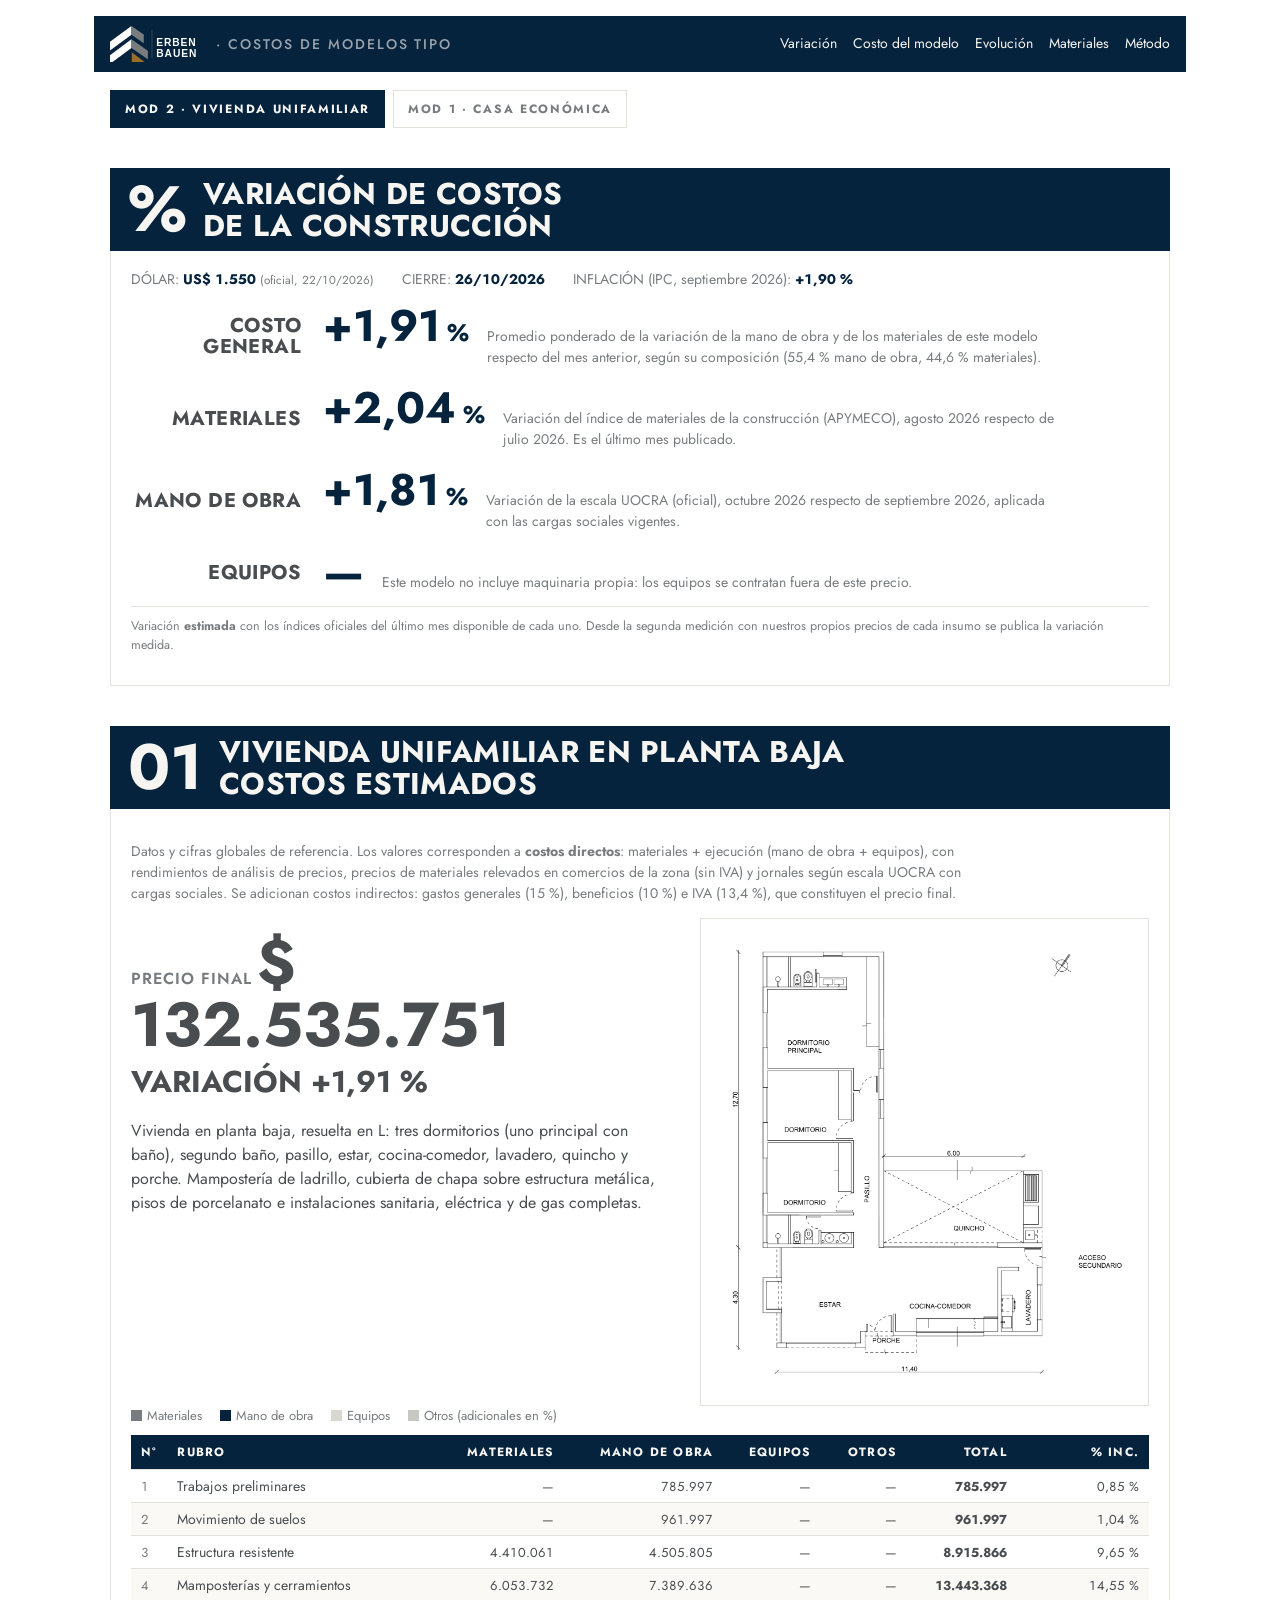
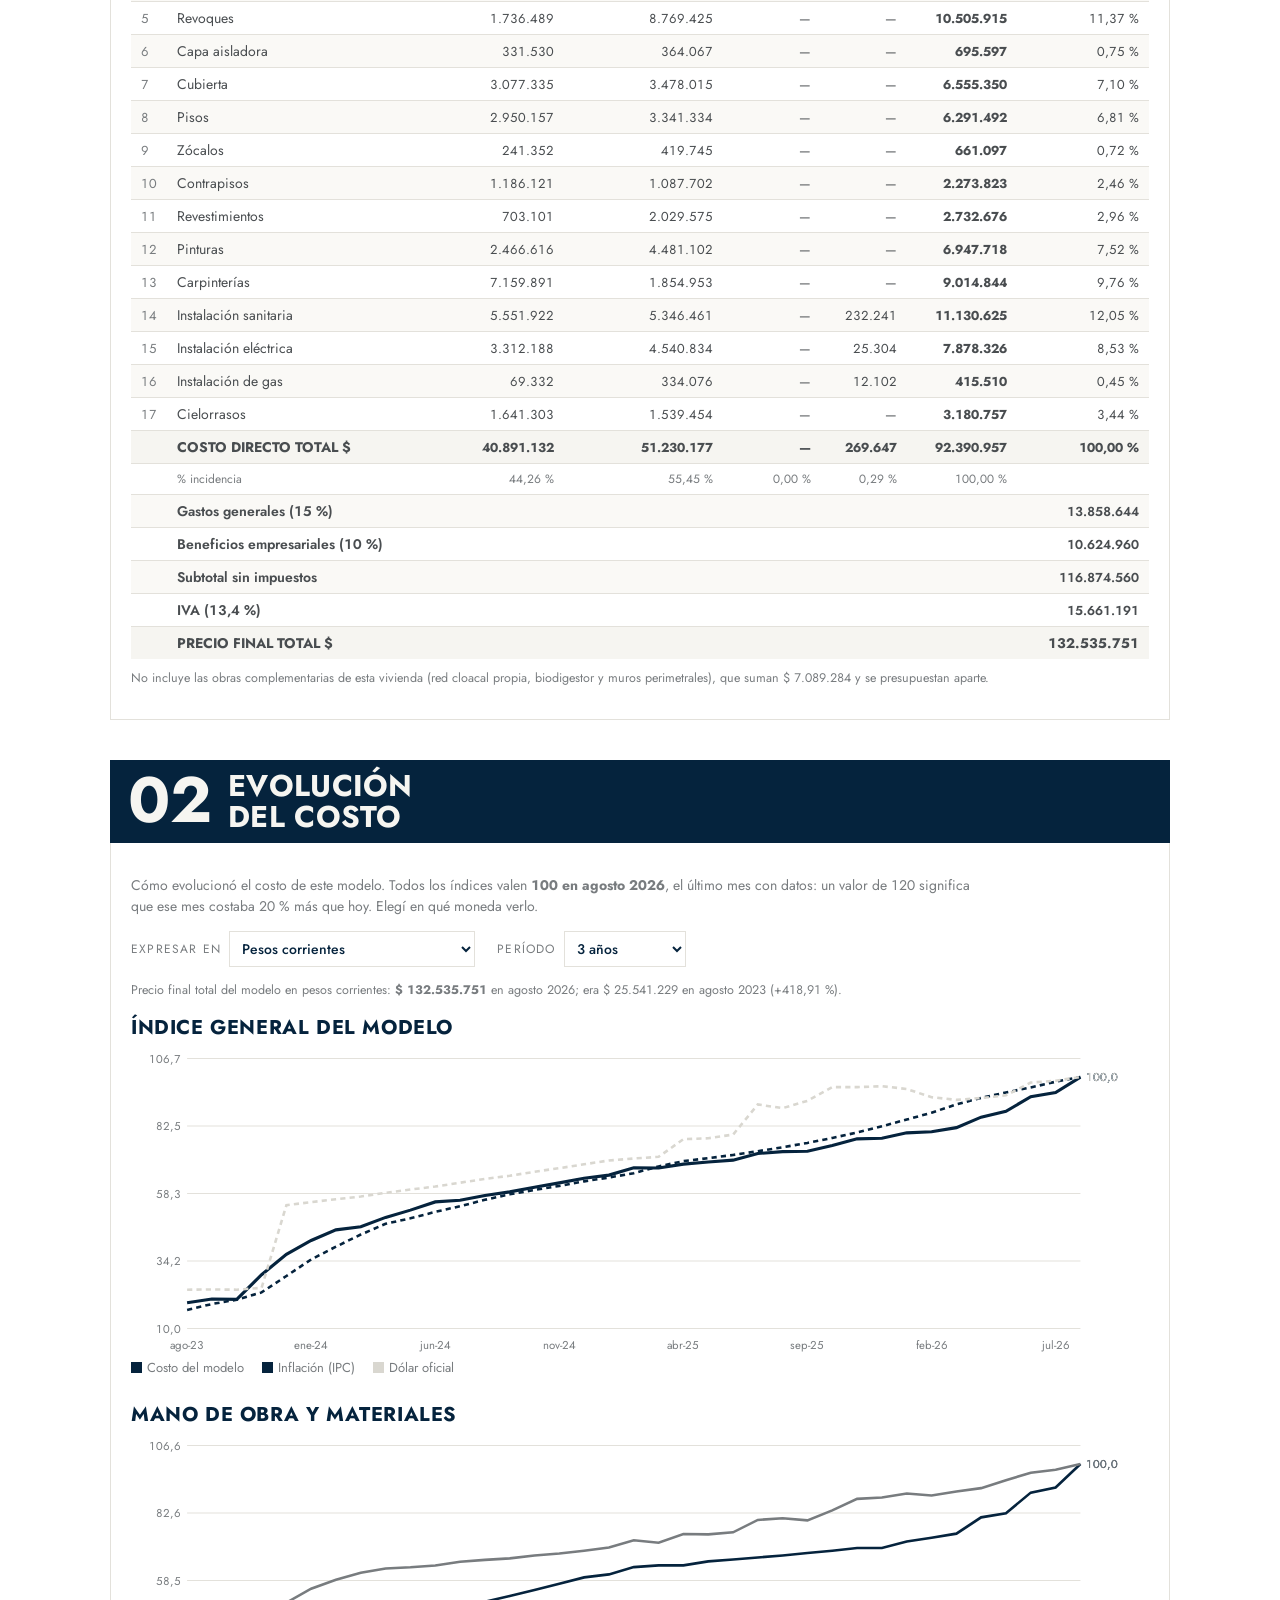
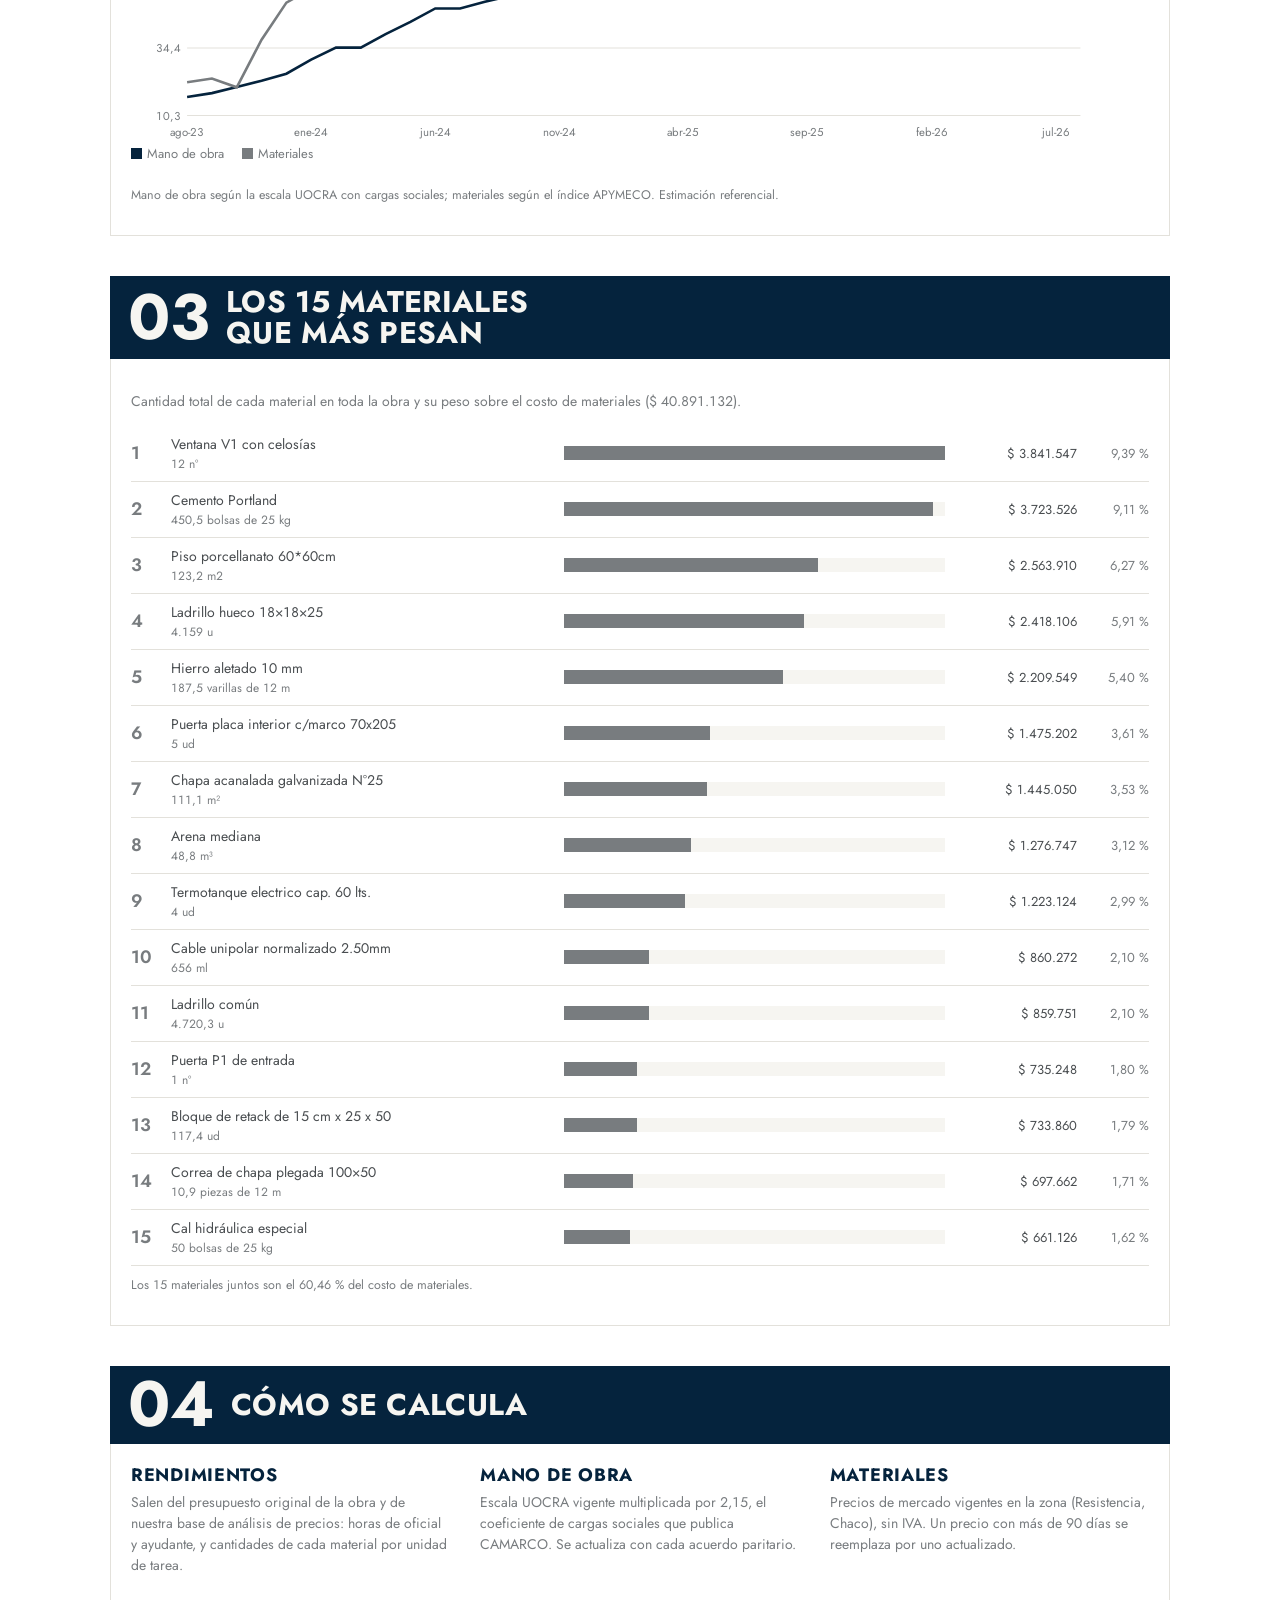
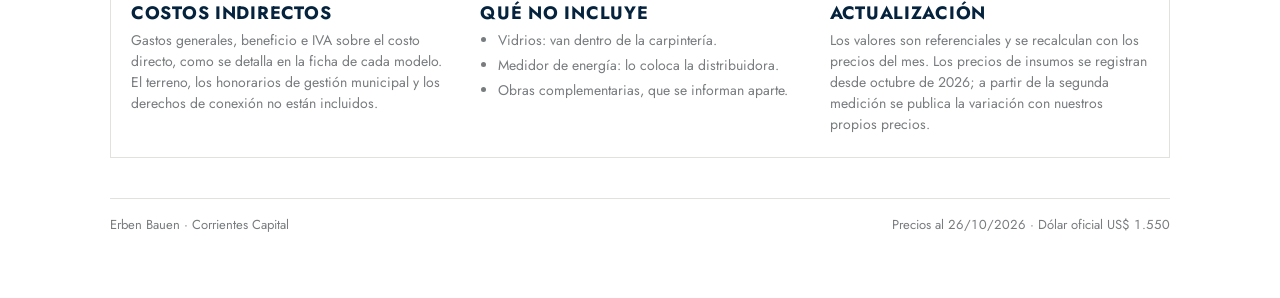
<file: modelos/index.html>
﻿<!doctype html>
<html lang="es">
<head>
<meta charset="utf-8">
<meta name="viewport" content="width=device-width,initial-scale=1,viewport-fit=cover">
<title>Costos de modelos tipo · Erben Bauen</title>
<link rel="preconnect" href="https://fonts.googleapis.com">
<link rel="stylesheet" href="https://fonts.googleapis.com/css2?family=Jost:wght@400;500;600;700&family=IBM+Plex+Mono:wght@400;500&display=swap">
<style>
:root {
  color-scheme: light dark;
  --bg: #eff2f5; --surface: #fff; --surface-2: #e7ecf0; --ink: #12202b; --muted: #566775; --line: #d5dce2;
  --band: #05233D; --band-ink: #fff; --mo: #05233D; --mat: #9E6D29; --eq: #2f7d57; --ot: #7a8a96;
  --up: #b42318; --down: #2f7d57;
  --display: "Jost", "Century Gothic", sans-serif; --body: "Jost", "Century Gothic", system-ui, sans-serif; --num: "IBM Plex Mono", ui-monospace, monospace;
}
@media (prefers-color-scheme: dark) {
  :root { --bg: #0e1920; --surface: #15232c; --surface-2: #1c2d38; --ink: #e5ecf1; --muted: #93a5b2; --line: #284050; --band: #0b3556;
          --mo: #8fb4d6; --mat: #d6a15a; --eq: #5cc08f; --ot: #8a9ba7; --up: #f08a80; --down: #5cc08f; }
}
* { box-sizing: border-box; }
body { margin: 0; background: var(--bg); color: var(--ink); font: 16px/1.5 var(--body); padding-inline: 16px; }
.wrap { max-width: 1060px; margin-inline: auto; padding-block: 16px 64px; }
.top { position: sticky; top: 0; z-index: 5; background: #05233D; border-bottom: 0; margin-inline: -16px; padding: 10px 16px; }
.top-in { max-width: 1060px; margin-inline: auto; display: flex; flex-wrap: wrap; gap: 8px 22px; align-items: center; justify-content: space-between; }
.brand { display: flex; align-items: center; gap: 14px; font: 600 14px var(--display); letter-spacing: .14em; text-transform: uppercase; color: #F6F5F1; text-decoration: none; } .brand img { height: 36px; width: auto; display: block; }
.brand span { color: #9AA3AC; font-weight: 500; }
.nav { display: flex; gap: 4px 16px; flex-wrap: wrap; font-size: 14px; }
.nav a { color: #F6F5F1; text-decoration: none; padding: 4px 0; border-bottom: 2px solid transparent; }
.nav a:hover { color: #fff; border-color: #9E6D29; }
.mods { display: flex; gap: 8px; margin: 18px 0 4px; flex-wrap: wrap; }
.mod { font: 600 15px var(--display); letter-spacing: .08em; padding: 9px 14px; border: 1px solid var(--line); border-radius: 3px; color: var(--muted); background: transparent; cursor: pointer; }
.mod[aria-selected="true"] { background: var(--ink); color: var(--bg); border-color: var(--ink); }
:focus-visible { outline: 2px solid var(--mo); outline-offset: 2px; }

/* bandas de sección, como en la revista */
.band { background: var(--band); color: var(--band-ink); display: flex; align-items: center; gap: 16px; padding: 10px 18px; margin-top: 40px; scroll-margin-top: 64px; }
.band .nn { font: 700 64px/0.9 var(--display); }
.band h2 { margin: 0; font: 700 30px/1.05 var(--display); text-transform: uppercase; letter-spacing: .01em; }
.panel { background: var(--surface); border: 1px solid var(--line); border-top: 0; padding: 18px 20px; }
.metodo { color: var(--muted); font-size: 14px; max-width: 105ch; }
.refs { display: flex; gap: 6px 28px; flex-wrap: wrap; font-size: 14px; color: var(--muted); margin-bottom: 14px; }
.refs b { color: var(--ink); }

/* variación */
.vgrid { display: grid; grid-template-columns: 170px 1fr; gap: 18px 22px; align-items: center; }
.vk { font: 700 20px/1.05 var(--display); text-transform: uppercase; text-align: right; letter-spacing: .02em; }
.vv { display: flex; gap: 18px; align-items: baseline; flex-wrap: wrap; }
.big { font: 700 44px/1 var(--display); white-space: nowrap; }
.big small { font-size: 24px; }
.big.up { color: var(--up); } .big.down { color: var(--down); }
.vt { color: var(--muted); font-size: 14px; max-width: 70ch; }
.est { font-size: 12.5px; color: var(--muted); margin-top: 12px; border-top: 1px solid var(--line); padding-top: 10px; }

/* ficha del modelo */
.hero { display: grid; grid-template-columns: minmax(0, 1.2fr) minmax(0, 1fr); gap: 20px 30px; align-items: start; }
.hero h3 { margin: 0 0 6px; font: 700 26px var(--display); text-transform: uppercase; }
.price { display: flex; flex-wrap: wrap; gap: 4px 20px; align-items: baseline; margin: 14px 0 6px; }
.price .pm { font: 700 clamp(40px, 7vw, 62px)/1 var(--display); }
.price .pm::before { content: "PRECIO FINAL "; font: 600 16px var(--body); color: var(--muted); letter-spacing: .06em; }
.price .pv { font: 700 30px var(--display); }
.sup { font: 600 15px var(--body); color: var(--muted); }
.sup b { font: 700 34px var(--display); color: var(--ink); }
.plano { margin: 0; background: #fff; border: 1px solid var(--line); padding: 8px; }
.plano img { display: block; width: 100%; height: auto; max-height: 640px; object-fit: contain; }
.scroll { overflow-x: auto; }
table { border-collapse: collapse; width: 100%; font-size: 14px; }
.rt th { font: 600 11px var(--body); letter-spacing: .1em; text-transform: uppercase; color: var(--muted); padding: 8px 10px; text-align: right; background: var(--surface-2); border-bottom: 1px solid var(--line); }
.rt th:nth-child(-n+2), .rt td:nth-child(-n+2) { text-align: left; }
.rt td { padding: 6px 10px; border-top: 1px solid var(--line); text-align: right; font: 13px var(--num); white-space: nowrap; }
.rt td:nth-child(2) { font-family: var(--body); font-size: 14px; white-space: normal; }
.rt td:first-child { color: var(--muted); width: 32px; }
.rt tr.sum td { font-weight: 700; background: var(--surface-2); }
.rt tr.fin td { font-weight: 600; }
.rt tr.pf td { font-weight: 700; background: color-mix(in srgb, var(--mat) 16%, var(--surface)); font-size: 14px; }
.rt tr.inc td { color: var(--muted); font-size: 12px; }
.note { font-size: 12.5px; color: var(--muted); margin-top: 10px; }
.mix { display: flex; height: 12px; background: var(--surface-2); min-width: 90px; }
.mix i { display: block; height: 100%; } .mix .a { background: var(--mo); } .mix .b { background: var(--mat); } .mix .e { background: var(--eq); } .mix .o { background: var(--ot); }
.legend { display: flex; gap: 6px 18px; flex-wrap: wrap; font-size: 13px; color: var(--muted); margin: 0 0 10px; }
.legend i { display: inline-block; width: 11px; height: 11px; margin-right: 5px; vertical-align: -1px; }

.ctl { display: flex; gap: 10px 22px; flex-wrap: wrap; align-items: center; margin: 4px 0 14px; font-size: 14px; }
.ctl label { display: flex; gap: 8px; align-items: center; color: var(--muted); }
.ctl select { font: 500 14px var(--body); padding: 6px 8px; background: var(--surface); color: var(--ink); border: 1px solid var(--line); }
.graf { position: relative; margin: 6px 0 22px; }
.graf h3 { margin: 0 0 4px; font: 700 20px var(--display); text-transform: uppercase; letter-spacing: .03em; }
.graf svg { width: 100%; height: auto; display: block; }
.tip { position: absolute; pointer-events: none; background: var(--ink); color: var(--bg); font-size: 12px; padding: 6px 9px; line-height: 1.5; z-index: 3; white-space: nowrap; }
.tip .sw { display: inline-block; width: 10px; height: 10px; margin-right: 5px; }
/* unitarios */
.btn { font: 500 13px var(--body); color: var(--ink); background: var(--surface); border: 1px solid var(--line); padding: 6px 12px; cursor: pointer; }
.btn:hover { border-color: var(--mo); }
details.ru { border-bottom: 1px solid var(--line); }
details.ru summary { padding: 10px 6px; cursor: pointer; font: 600 17px var(--display); text-transform: uppercase; letter-spacing: .03em; list-style: none; display: flex; gap: 10px; align-items: center; }
details.ru summary::-webkit-details-marker { display: none; }
details.ru summary::before { content: "▸"; color: var(--muted); font-size: 13px; transition: transform .15s; }
details.ru[open] summary::before { transform: rotate(90deg); }
details.ru summary span.n { color: var(--muted); font-weight: 500; }
.ut th { font: 600 11px var(--body); letter-spacing: .08em; text-transform: uppercase; color: var(--muted); padding: 6px 10px; text-align: right; }
.ut th:first-child, .ut td:first-child { text-align: left; }
.ut td { padding: 6px 10px; border-top: 1px solid var(--line); text-align: right; font: 13px var(--num); white-space: nowrap; }
.ut td:first-child { font-family: var(--body); font-size: 14px; white-space: normal; }
.ut td.u { text-align: center; color: var(--muted); font-family: var(--body); }
/* materiales */
.tr { display: grid; grid-template-columns: 28px minmax(0, 1.4fr) minmax(0, 1.4fr) 120px 60px; gap: 12px; align-items: center; padding: 8px 0; border-bottom: 1px solid var(--line); font-size: 14px; }
.tr .r { font: 600 18px var(--display); color: var(--muted); } .tr small { display: block; color: var(--muted); font-size: 12px; }
.tr .bar { height: 14px; background: var(--surface-2); } .tr .bar i { display: block; height: 100%; background: var(--mat); }
.tr .im { text-align: right; font: 13px var(--num); } .tr .pc { text-align: right; font: 13px var(--num); color: var(--muted); }
.metodo-g { display: grid; grid-template-columns: repeat(auto-fit, minmax(260px, 1fr)); gap: 20px 30px; }
.metodo-g h4 { margin: 0 0 4px; font: 700 18px var(--display); text-transform: uppercase; letter-spacing: .04em; }
.metodo-g p, .metodo-g li { color: var(--muted); font-size: 14px; margin: 4px 0; }
.metodo-g ul { padding-left: 18px; margin: 4px 0; }
.foot { margin-top: 40px; padding-top: 16px; border-top: 1px solid var(--line); font-size: 13px; color: var(--muted); display: flex; gap: 8px 24px; flex-wrap: wrap; justify-content: space-between; }
@media (max-width: 820px) {
  .vgrid { grid-template-columns: 1fr; } .vk { text-align: left; }
  .hero { grid-template-columns: minmax(0, 1fr); }
  .band .nn { font-size: 44px; } .band h2 { font-size: 22px; }
  .tr { grid-template-columns: 24px minmax(0, 1fr) 100px; } .tr .bar, .tr .pc { display: none; }
}
</style>
<link rel="stylesheet" href="../erben.css?v=1"></head>
<body>
<div class="wrap">
  <div class="top"><div class="top-in">
    <a class="brand" href="https://erbenbauen.com.ar/" aria-label="Erben Bauen: volver a la página principal"><img src="../presuapp/assets/erben-bauen-dark.svg" alt="Erben Bauen"><span>· Costos de modelos tipo</span></a>
    <nav class="nav" aria-label="Secciones"><a href="#variacion">Variación</a><a href="#modelo">Costo del modelo</a><a href="#evolucion">Evolución</a><a href="#materiales">Materiales</a><a href="#metodo">Método</a></nav>
  </div></div>
  <div class="mods" role="tablist" id="mods" aria-label="Modelos"></div>

  <div class="band" id="variacion"><span class="nn">%</span><h2>Variación de costos<br>de la construcción</h2></div>
  <div class="panel" id="p-var"></div>

  <div class="band" id="modelo"><span class="nn">01</span><h2 id="t-modelo"></h2></div>
  <div class="panel" id="p-modelo"></div>

  <div class="band" id="evolucion"><span class="nn">02</span><h2>Evolución<br>del costo</h2></div>
  <div class="panel" id="p-evol"></div>

  <div class="band" id="materiales"><span class="nn">03</span><h2>Los 15 materiales<br>que más pesan</h2></div>
  <div class="panel" id="p-mat"></div>

  <div class="band" id="metodo"><span class="nn">04</span><h2>Cómo se calcula</h2></div>
  <div class="panel" id="p-met"></div>

  <div class="foot"><span>Erben Bauen · Corrientes Capital</span><span id="foot-f"></span></div>
</div>

<script>
const DATA = {"mods": {"2": {"mod": 2, "corto": "MOD 2 · Vivienda unifamiliar", "titulo": "Vivienda unifamiliar en planta baja", "descripcion": "Vivienda en planta baja, resuelta en L: tres dormitorios (uno principal con baño), segundo baño, pasillo, estar, cocina-comedor, lavadero, quincho y porche. Mampostería de ladrillo, cubierta de chapa sobre estructura metálica, pisos de porcelanato e instalaciones sanitaria, eléctrica y de gas completas.", "T": {"directo": 92390956.76270603, "mat": 40891132.319428034, "mo": 51230177.3675246, "eq": 0.0, "ot": 269647.07575338, "gg": 13858643.514405904, "ben": 10624960.027711194, "sub": 116874560.30482313, "iva": 15661191.0808463, "total": 132535751.38566943, "gg_p": 0.15, "ben_p": 0.1, "iva_p": 0.134, "edad": 22.3}, "rubros": [{"n": 1, "nombre": "Trabajos preliminares", "mat": 0.0, "mo": 785996.9999999999, "eq": 0.0, "ot": 0.0, "imp": 785996.9999999999, "unit": []}, {"n": 2, "nombre": "Movimiento de suelos", "mat": 0.0, "mo": 961996.7864699999, "eq": 0.0, "ot": 0.0, "imp": 961996.7864699999, "unit": []}, {"n": 3, "nombre": "Estructura resistente", "mat": 4410061.275249386, "mo": 4505804.917367, "eq": 0.0, "ot": 0.0, "imp": 8915866.192616386, "unit": []}, {"n": 4, "nombre": "Mamposterías y cerramientos", "mat": 6053731.537713921, "mo": 7389636.279707604, "eq": 0.0, "ot": 0.0, "imp": 13443367.817421524, "unit": []}, {"n": 5, "nombre": "Revoques", "mat": 1736489.2754270625, "mo": 8769425.43477, "eq": 0.0, "ot": 0.0, "imp": 10505914.710197061, "unit": []}, {"n": 6, "nombre": "Capa aisladora", "mat": 331530.305232357, "mo": 364067.1220725, "eq": 0.0, "ot": 0.0, "imp": 695597.427304857, "unit": []}, {"n": 7, "nombre": "Cubierta", "mat": 3077335.433469205, "mo": 3478014.5031375, "eq": 0.0, "ot": 0.0, "imp": 6555349.936606705, "unit": []}, {"n": 8, "nombre": "Pisos", "mat": 2950157.3179563303, "mo": 3341334.3939675, "eq": 0.0, "ot": 0.0, "imp": 6291491.711923831, "unit": []}, {"n": 9, "nombre": "Zócalos", "mat": 241352.45907565684, "mo": 419744.8836675, "eq": 0.0, "ot": 0.0, "imp": 661097.342743157, "unit": []}, {"n": 10, "nombre": "Contrapisos", "mat": 1186121.1287999998, "mo": 1087702.2000000002, "eq": 0.0, "ot": 0.0, "imp": 2273823.3288, "unit": []}, {"n": 11, "nombre": "Revestimientos", "mat": 703100.5936184361, "mo": 2029574.9529300001, "eq": 0.0, "ot": 0.0, "imp": 2732675.546548436, "unit": []}, {"n": 12, "nombre": "Pinturas", "mat": 2466616.35819855, "mo": 4481101.8315, "eq": 0.0, "ot": 0.0, "imp": 6947718.18969855, "unit": []}, {"n": 13, "nombre": "Carpinterías", "mat": 7159890.653988, "mo": 1854952.92, "eq": 0.0, "ot": 0.0, "imp": 9014843.573988, "unit": []}, {"n": 14, "nombre": "Instalación sanitaria", "mat": 5551922.428372, "mo": 5346460.9, "eq": 0.0, "ot": 232241.30800416, "imp": 11130624.636376161, "unit": []}, {"n": 15, "nombre": "Instalación eléctrica", "mat": 3312188.459384, "mo": 4540833.917734999, "eq": 0.0, "ot": 25303.535186219997, "imp": 7878325.91230522, "unit": []}, {"n": 16, "nombre": "Instalación de gas", "mat": 69332.1521, "mo": 334075.6, "eq": 0.0, "ot": 12102.232563, "imp": 415509.984663, "unit": []}, {"n": 17, "nombre": "Cielorrasos", "mat": 1641302.940843131, "mo": 1539453.7242, "eq": 0.0, "ot": 0.0, "imp": 3180756.665043131, "unit": []}], "complementarias": 7089283.567532225, "top": [{"nombre": "Ventana V1 con celosías", "u": "nº", "q": 12.0, "imp": 3841547.16, "pct": 0.0939457271564676}, {"nombre": "Cemento Portland", "u": "bolsas de 25 kg", "q": 450.5465919999999, "imp": 3723525.549250777, "pct": 0.09105948742538661}, {"nombre": "Piso porcellanato 60*60cm", "u": "m2", "q": 123.17707500000002, "imp": 2563909.8760222504, "pct": 0.06270087744193123}, {"nombre": "Ladrillo hueco 18×18×25", "u": "u", "q": 4158.965999999999, "imp": 2418106.01172, "pct": 0.05913521770027187}, {"nombre": "Hierro aletado 10 mm", "u": "varillas de 12 m", "q": 187.45881012, "imp": 2209548.876062922, "pct": 0.0540349154139987}, {"nombre": "Puerta placa interior c/marco 70x205", "u": "ud", "q": 5.0, "imp": 1475202.4795, "pct": 0.03607634212660596}, {"nombre": "Chapa acanalada galvanizada N°25", "u": "m²", "q": 111.06150000000001, "imp": 1445049.6193501502, "pct": 0.03533894850506705}, {"nombre": "Arena mediana", "u": "m³", "q": 48.76397299999999, "imp": 1276747.11860114, "pct": 0.031223080560049375}, {"nombre": "Termotanque electrico cap. 60 lts.", "u": "ud", "q": 4.0, "imp": 1223123.96, "pct": 0.029911716565962497}, {"nombre": "Cable unipolar normalizado 2.50mm", "u": "ml", "q": 656.0, "imp": 860271.84, "pct": 0.02103810266929857}, {"nombre": "Ladrillo común", "u": "u", "q": 4720.275000000001, "imp": 859750.8885, "pct": 0.02102536270661105}, {"nombre": "Puerta P1 de entrada", "u": "nº", "q": 1.0, "imp": 735248.05, "pct": 0.017980623384465974}, {"nombre": "Bloque de retack de 15 cm x 25 x 50", "u": "ud", "q": 117.384, "imp": 733860.11736, "pct": 0.01794668124197019}, {"nombre": "Correa de chapa plegada 100×50", "u": "piezas de 12 m", "q": 10.934509499999999, "imp": 697662.054440055, "pct": 0.017061451098740656}, {"nombre": "Cal hidráulica especial", "u": "bolsas de 25 kg", "q": 49.997640000000004, "imp": 661125.7933896, "pct": 0.016167950259364388}], "mat_total": 40891132.319428034, "evol": {"meses": ["2023-08", "2023-09", "2023-10", "2023-11", "2023-12", "2024-01", "2024-02", "2024-03", "2024-04", "2024-05", "2024-06", "2024-07", "2024-08", "2024-09", "2024-10", "2024-11", "2024-12", "2025-01", "2025-02", "2025-03", "2025-04", "2025-05", "2025-06", "2025-07", "2025-08", "2025-09", "2025-10", "2025-11", "2025-12", "2026-01", "2026-02", "2026-03", "2026-04", "2026-05", "2026-06", "2026-07", "2026-08"], "m": {"pesos": {"dir": [19.271, 20.611, 20.436, 29.258, 36.529, 41.531, 45.305, 46.419, 49.797, 52.371, 55.331, 55.917, 57.577, 58.933, 60.572, 62.112, 63.802, 64.915, 67.533, 67.48, 68.863, 69.59, 70.285, 72.652, 73.326, 73.481, 75.505, 77.891, 78.096, 80.034, 80.42, 81.895, 85.648, 87.727, 92.978, 94.472, 100.0], "mo": [16.942, 18.298, 20.495, 22.747, 25.236, 30.284, 34.531, 34.531, 39.367, 43.699, 48.488, 48.488, 50.929, 52.966, 55.088, 57.294, 59.578, 60.649, 63.248, 63.894, 63.894, 65.296, 65.958, 66.682, 67.407, 68.289, 69.108, 70.085, 70.085, 72.401, 73.708, 75.189, 81.002, 82.467, 89.839, 91.635, 100.0], "mat": [22.17, 23.489, 20.363, 37.362, 50.584, 55.53, 58.716, 61.217, 62.779, 63.165, 63.849, 65.165, 65.852, 66.36, 67.398, 68.109, 69.059, 70.224, 72.867, 71.943, 75.048, 74.933, 75.67, 80.082, 80.694, 79.943, 83.467, 87.608, 88.066, 89.535, 88.774, 90.241, 91.43, 94.274, 96.884, 98.004, 100.0], "total": [25541228.78, 27316559.33, 27085169.75, 38777474.71, 48413991.24, 55043276.34, 60045584.87, 61522263.06, 65998716.39, 69410378.85, 73333834.75, 74110460.43, 76310689.82, 78107570.28, 80279859.7, 82320610.85, 84560317.56, 86035051.89, 89505842.99, 89435322.51, 91268248.37, 92231050.1, 93152411.05, 96289853.91, 97183679.39, 97388560.06, 100071475.0, 103234071.86, 103504611.12, 106073633.06, 106585472.55, 108539579.67, 113514083.2, 116269412.49, 123228606.98, 125209707.11, 132535751.39]}, "ipc": {"dir": [115.647, 109.748, 100.478, 127.53, 126.87, 119.604, 115.259, 106.391, 104.901, 105.877, 106.942, 103.918, 102.69, 101.554, 101.634, 101.775, 101.795, 101.341, 102.958, 99.207, 98.482, 98.05, 97.47, 98.875, 97.932, 96.12, 96.547, 97.169, 94.77, 94.385, 92.168, 90.771, 92.526, 92.823, 96.544, 96.078, 100.0], "mo": [101.672, 97.432, 100.766, 99.151, 87.649, 87.213, 87.848, 79.142, 82.929, 88.344, 93.715, 90.11, 90.833, 91.271, 92.432, 93.88, 95.056, 94.682, 96.426, 93.935, 91.376, 92.001, 91.47, 90.751, 90.026, 89.329, 88.368, 87.431, 85.049, 85.383, 84.475, 83.339, 87.507, 87.257, 93.285, 93.193, 100.0], "mat": [133.041, 125.077, 100.12, 162.852, 175.686, 159.919, 149.376, 140.305, 132.248, 127.698, 123.405, 121.103, 117.447, 114.352, 113.087, 111.602, 110.184, 109.629, 111.089, 105.768, 107.327, 105.58, 104.939, 108.986, 107.771, 104.572, 106.728, 109.29, 106.869, 105.589, 101.742, 100.022, 98.773, 99.749, 100.6, 99.67, 100.0], "total": [153274079.71, 145455119.22, 133169913.98, 169022679.0, 168148353.52, 158518042.47, 152759798.42, 141005911.66, 139030989.0, 140324278.85, 141736307.77, 137728206.38, 136100913.69, 134594849.07, 134701202.5, 134888056.0, 134915259.48, 134313292.98, 136456743.41, 131484311.42, 130524326.15, 129951966.33, 129183216.63, 131044361.11, 129794701.36, 127393077.3, 127959504.97, 128783861.31, 125604433.23, 125094247.58, 122155362.17, 120304567.81, 122629897.99, 123023012.35, 127955286.66, 127338272.13, 132535751.39]}, "usd": {"dir": [80.67, 85.948, 85.547, 119.056, 67.479, 75.153, 80.507, 81.075, 85.033, 87.667, 90.98, 89.914, 90.631, 91.079, 91.622, 92.174, 92.748, 92.519, 95.297, 94.417, 88.538, 89.098, 88.507, 80.549, 82.492, 80.304, 78.321, 80.796, 80.734, 83.585, 86.65, 89.181, 92.609, 93.862, 94.837, 95.724, 100.0], "mo": [70.922, 76.303, 85.792, 92.562, 46.618, 54.801, 61.361, 60.31, 67.222, 73.15, 79.727, 77.968, 80.167, 81.856, 83.327, 85.024, 86.607, 86.44, 89.25, 89.399, 82.15, 83.601, 83.058, 73.931, 75.833, 74.63, 71.685, 72.698, 72.453, 75.613, 79.418, 81.878, 87.585, 88.234, 91.636, 92.849, 100.0], "mat": [92.803, 97.953, 85.242, 152.03, 93.443, 100.485, 104.338, 106.919, 107.2, 105.735, 104.986, 104.784, 103.656, 102.557, 101.946, 101.074, 100.39, 100.086, 102.823, 100.662, 96.49, 95.94, 95.288, 88.786, 90.781, 87.366, 86.579, 90.874, 91.041, 93.507, 95.651, 98.269, 98.861, 100.866, 98.821, 99.302, 100.0], "total": [69880.24, 74452.33, 74104.43, 103131.58, 58453.35, 65101.45, 69739.36, 70230.89, 73659.28, 75941.33, 78811.21, 77888.03, 78508.94, 78896.54, 79367.14, 79845.4, 80342.34, 80144.44, 82550.93, 81788.13, 76696.01, 77180.8, 76668.65, 69775.26, 71458.59, 69563.26, 67845.07, 69989.2, 69935.55, 72405.21, 75060.19, 77252.37, 80221.97, 81307.28, 82152.4, 82920.34, 86624.67]}, "blue": {"dir": [40.771, 40.062, 34.541, 50.272, 55.417, 54.042, 68.398, 71.467, 74.456, 66.479, 63.033, 63.468, 68.608, 74.203, 79.151, 86.236, 80.66, 82.74, 85.378, 79.194, 90.365, 91.705, 89.953, 84.625, 86.381, 79.075, 81.253, 84.405, 79.372, 84.662, 87.757, 90.316, 95.13, 95.395, 95.432, 94.17, 100.0], "mo": [35.844, 35.566, 34.64, 39.085, 38.285, 39.407, 52.131, 53.163, 58.861, 55.471, 55.237, 55.035, 60.686, 66.69, 71.985, 79.546, 75.32, 77.303, 79.96, 74.985, 83.844, 86.047, 84.415, 77.671, 79.408, 73.488, 74.369, 75.946, 71.23, 76.587, 80.433, 82.921, 89.97, 89.676, 92.211, 91.341, 100.0], "mat": [46.903, 45.658, 34.418, 64.196, 76.74, 72.258, 88.644, 94.249, 93.866, 80.181, 72.737, 73.964, 78.467, 83.555, 88.07, 94.562, 87.307, 89.506, 92.12, 84.432, 98.48, 98.747, 96.845, 93.279, 95.06, 86.028, 89.821, 94.934, 89.505, 94.712, 96.873, 99.521, 101.553, 102.514, 99.442, 97.69, 100.0], "total": [34749.97, 34145.7, 29440.4, 42848.04, 47233.16, 46061.32, 58296.68, 60913.13, 63460.3, 56661.53, 53724.42, 54095.23, 58475.62, 63245.0, 67462.07, 73500.55, 68748.23, 70520.53, 72768.98, 67498.36, 77019.62, 78161.91, 76668.65, 72127.23, 73624.0, 67396.93, 69253.62, 71940.12, 67650.07, 72158.93, 74796.82, 76978.43, 81081.49, 81307.28, 81339.01, 80262.63, 85231.99]}, "ref": {"ipc": [16.664, 18.78, 20.339, 22.942, 28.792, 34.724, 39.307, 43.631, 47.471, 49.464, 51.74, 53.809, 56.069, 58.032, 59.598, 61.029, 62.677, 64.056, 65.593, 68.02, 69.924, 70.973, 72.109, 73.479, 74.875, 76.447, 78.206, 80.161, 82.405, 84.795, 87.254, 90.221, 92.566, 94.51, 96.306, 98.328, 100.0], "usd": [23.889, 23.98, 23.889, 24.575, 54.134, 55.261, 56.275, 57.255, 58.562, 59.739, 60.817, 62.19, 63.529, 64.706, 66.111, 67.386, 68.791, 70.163, 70.866, 71.471, 77.778, 78.105, 79.412, 90.196, 88.889, 91.503, 96.405, 96.405, 96.732, 95.752, 92.81, 91.83, 92.484, 93.464, 98.039, 98.693, 100.0]}}, "ipc_mes": "2026-09"}, "v_general": 0.019104917797735373, "fecha": "2026-10-26"}, "1": {"mod": 1, "corto": "MOD 1 · Casa económica", "titulo": "Vivienda económica de dos dormitorios", "descripcion": "Vivienda de dos dormitorios, baño, cocina-estar y lavadero. Mampostería de ladrillo hueco cerámico, estructura de hormigón armado con encadenados, cubierta de chapa galvanizada sobre correas de chapa plegada, carpintería de acero y aluminio, e instalaciones sanitaria, eléctrica y de gas completas. Prototipo LP1 A-2D.", "T": {"directo": 48142174.54872751, "mat": 19587135.740985006, "mo": 28295444.70282, "eq": 0.0, "ot": 259594.10492249997, "gg": 7221326.1823091265, "ben": 5536350.073103664, "sub": 60899850.80414031, "iva": 8160580.007754802, "total": 69060430.8118951, "gg_p": 0.15, "ben_p": 0.1, "iva_p": 0.134, "edad": 21.9}, "rubros": [{"n": 1, "nombre": "Trabajos preliminares", "mat": 0.0, "mo": 982496.2499999999, "eq": 0.0, "ot": 0.0, "imp": 982496.2499999999, "unit": []}, {"n": 2, "nombre": "Movimiento de suelos", "mat": 0.0, "mo": 328172.6718, "eq": 0.0, "ot": 0.0, "imp": 328172.6718, "unit": []}, {"n": 3, "nombre": "Estructura resistente", "mat": 2574041.167310252, "mo": 3369279.15818, "eq": 0.0, "ot": 0.0, "imp": 5943320.325490252, "unit": []}, {"n": 4, "nombre": "Mamposterías", "mat": 2328644.560422766, "mo": 2790425.6127, "eq": 0.0, "ot": 0.0, "imp": 5119070.173122766, "unit": []}, {"n": 5, "nombre": "Capa aisladora", "mat": 237657.59555237996, "mo": 260981.62215, "eq": 0.0, "ot": 0.0, "imp": 498639.21770238, "unit": []}, {"n": 6, "nombre": "Revoques", "mat": 1002164.156059836, "mo": 5277255.998025, "eq": 0.0, "ot": 0.0, "imp": 6279420.154084836, "unit": []}, {"n": 7, "nombre": "Cubierta", "mat": 1892970.6686464201, "mo": 2345403.59925, "eq": 0.0, "ot": 0.0, "imp": 4238374.26789642, "unit": []}, {"n": 8, "nombre": "Pisos", "mat": 910243.076165308, "mo": 1842621.3172199999, "eq": 0.0, "ot": 0.0, "imp": 2752864.393385308, "unit": []}, {"n": 9, "nombre": "Zócalos", "mat": 101144.040487542, "mo": 485175.872475, "eq": 0.0, "ot": 0.0, "imp": 586319.912962542, "unit": []}, {"n": 10, "nombre": "Contrapisos", "mat": 576184.775665104, "mo": 747577.7220600001, "eq": 0.0, "ot": 0.0, "imp": 1323762.497725104, "unit": []}, {"n": 11, "nombre": "Revestimientos", "mat": 252055.22026350003, "mo": 472977.1197, "eq": 0.0, "ot": 0.0, "imp": 725032.3399635, "unit": []}, {"n": 12, "nombre": "Pinturas", "mat": 1792999.3509359, "mo": 3156723.4734, "eq": 0.0, "ot": 0.0, "imp": 4949722.8243359, "unit": []}, {"n": 13, "nombre": "Carpinterías", "mat": 3219321.3874439998, "mo": 1034326.515, "eq": 0.0, "ot": 0.0, "imp": 4253647.902444, "unit": []}, {"n": 14, "nombre": "Instalación sanitaria", "mat": 2718779.40907, "mo": 2716116.5, "eq": 0.0, "ot": 163046.87727209998, "imp": 5597942.7863421, "unit": []}, {"n": 15, "nombre": "Instalación eléctrica", "mat": 1057211.67408, "mo": 1757621.4954999997, "eq": 0.0, "ot": 84444.99508739998, "imp": 2899278.1646673996, "unit": []}, {"n": 16, "nombre": "Instalación de gas", "mat": 69332.1521, "mo": 334075.6, "eq": 0.0, "ot": 12102.232563, "imp": 415509.984663, "unit": []}, {"n": 17, "nombre": "Cielorrasos", "mat": 854386.506782, "mo": 394214.17536000005, "eq": 0.0, "ot": 0.0, "imp": 1248600.6821420002, "unit": []}], "complementarias": 0.0, "top": [{"nombre": "Cemento Portland", "u": "bolsas de 25 kg", "q": 235.07677999999999, "imp": 1942783.3034537835, "pct": 0.09918669728665923}, {"nombre": "Ladrillo hueco 18×18×25", "u": "u", "q": 2520.0, "imp": 1465178.4, "pct": 0.07480309624516435}, {"nombre": "Ventana V1 con celosías", "u": "nº", "q": 4.0, "imp": 1280515.72, "pct": 0.0653753431299601}, {"nombre": "Hierro aletado 10 mm", "u": "varillas de 12 m", "q": 85.69152249999999, "imp": 1010032.5714893596, "pct": 0.051566118948975365}, {"nombre": "Chapa acanalada galvanizada N°25", "u": "m²", "q": 60.83, "imp": 791474.7085630001, "pct": 0.0404078839820813}, {"nombre": "Puerta P1 de entrada", "u": "nº", "q": 1.0, "imp": 735248.05, "pct": 0.037537292829473476}, {"nombre": "Arena mediana", "u": "m³", "q": 26.917315, "imp": 704753.9864467001, "pct": 0.03598045144354828}, {"nombre": "Látex interior", "u": "litros", "q": 55.940999999999995, "imp": 531670.648212, "pct": 0.02714386908033258}, {"nombre": "Placa de cielorraso 0,61×0,61", "u": "placas", "q": 130.24540000000002, "imp": 455077.4276, "pct": 0.023233485161782766}, {"nombre": "Ladrillo hueco 8×18×25", "u": "u", "q": 1134.0, "imp": 437236.38, "pct": 0.02232262980059442}, {"nombre": "Cal hidráulica especial", "u": "bolsas de 25 kg", "q": 31.59156, "imp": 417739.6206984001, "pct": 0.021327243871818526}, {"nombre": "Correa de chapa plegada 100×50", "u": "piezas de 12 m", "q": 5.966869999999999, "imp": 380708.32375030004, "pct": 0.019436651115542575}, {"nombre": "Cerámico de piso", "u": "m²", "q": 55.219500000000004, "imp": 360560.40234165004, "pct": 0.018408020810679184}, {"nombre": "Electrodos 2,5 mm", "u": "kg", "q": 29.25, "imp": 346166.43749999994, "pct": 0.017673152526107513}, {"nombre": "Cal hidráulica", "u": "bolsas de 25 kg", "q": 47.484032, "imp": 338736.8390784, "pct": 0.017293842425853606}], "mat_total": 19587135.740985006, "evol": {"meses": ["2023-08", "2023-09", "2023-10", "2023-11", "2023-12", "2024-01", "2024-02", "2024-03", "2024-04", "2024-05", "2024-06", "2024-07", "2024-08", "2024-09", "2024-10", "2024-11", "2024-12", "2025-01", "2025-02", "2025-03", "2025-04", "2025-05", "2025-06", "2025-07", "2025-08", "2025-09", "2025-10", "2025-11", "2025-12", "2026-01", "2026-02", "2026-03", "2026-04", "2026-05", "2026-06", "2026-07", "2026-08"], "m": {"pesos": {"dir": [19.097, 20.438, 20.44, 28.772, 35.686, 40.691, 44.501, 45.532, 49.018, 51.724, 54.821, 55.363, 57.081, 58.488, 60.163, 61.752, 63.487, 64.596, 67.214, 67.212, 68.492, 69.269, 69.962, 72.206, 72.885, 73.093, 75.028, 77.309, 77.498, 79.464, 79.919, 81.394, 85.301, 87.334, 92.743, 94.261, 100.0], "mo": [16.942, 18.298, 20.495, 22.747, 25.236, 30.284, 34.531, 34.531, 39.367, 43.699, 48.488, 48.488, 50.929, 52.966, 55.088, 57.294, 59.578, 60.649, 63.248, 63.894, 63.894, 65.296, 65.958, 66.682, 67.407, 68.289, 69.108, 70.085, 70.085, 72.401, 73.708, 75.189, 81.002, 82.467, 89.839, 91.635, 100.0], "mat": [22.17, 23.489, 20.363, 37.362, 50.584, 55.53, 58.716, 61.217, 62.779, 63.165, 63.849, 65.165, 65.852, 66.36, 67.398, 68.109, 69.059, 70.224, 72.867, 71.943, 75.048, 74.933, 75.67, 80.082, 80.694, 79.943, 83.467, 87.608, 88.066, 89.535, 88.774, 90.241, 91.43, 94.274, 96.884, 98.004, 100.0], "total": [13188725.41, 14114615.89, 14116291.57, 19870160.94, 24644959.75, 28101621.69, 30732542.75, 31444561.17, 33852298.34, 35720633.51, 37859292.57, 38233762.64, 39420527.94, 40391914.07, 41548747.1, 42646435.08, 43844114.86, 44610415.53, 46417935.39, 46417226.25, 47301018.66, 47837530.92, 48315895.01, 49866048.27, 50334383.63, 50478647.02, 51814510.25, 53389784.99, 53520232.46, 54878324.17, 55192521.06, 56211077.0, 58909309.12, 60313382.91, 64048978.02, 65096790.37, 69060430.81]}, "ipc": {"dir": [114.604, 108.829, 100.5, 125.412, 123.943, 117.186, 113.213, 104.357, 103.261, 104.568, 105.955, 102.887, 101.805, 100.786, 100.947, 101.186, 101.292, 100.844, 102.471, 98.813, 97.952, 97.599, 97.023, 98.268, 97.342, 95.613, 95.937, 96.442, 94.045, 93.713, 91.594, 90.217, 92.151, 92.407, 96.301, 95.863, 100.0], "mo": [101.672, 97.432, 100.766, 99.151, 87.649, 87.213, 87.848, 79.142, 82.929, 88.344, 93.715, 90.11, 90.833, 91.271, 92.432, 93.88, 95.056, 94.682, 96.426, 93.935, 91.376, 92.001, 91.47, 90.751, 90.026, 89.329, 88.368, 87.431, 85.049, 85.383, 84.475, 83.339, 87.507, 87.257, 93.285, 93.193, 100.0], "mat": [133.041, 125.077, 100.12, 162.852, 175.686, 159.919, 149.376, 140.305, 132.248, 127.698, 123.405, 121.103, 117.447, 114.352, 113.087, 111.602, 110.184, 109.629, 111.089, 105.768, 107.327, 105.58, 104.939, 108.986, 107.771, 104.572, 106.728, 109.29, 106.869, 105.589, 101.742, 100.022, 98.773, 99.749, 100.6, 99.67, 100.0], "total": [79146143.2, 75157457.16, 69405706.17, 86609761.44, 85595285.54, 80929304.31, 78185549.29, 72069341.96, 71312273.56, 72215023.46, 73172722.55, 71054308.95, 70306924.02, 69603286.31, 69714449.15, 69879154.97, 69952908.22, 69643379.98, 70766780.0, 68240789.66, 67646018.16, 67402259.88, 67004199.48, 67864517.09, 67224623.85, 66030652.65, 66254235.61, 66603424.06, 64947623.03, 64718841.73, 63254984.36, 62303994.05, 63640055.62, 63816732.99, 66505704.67, 66203435.81, 69060430.81]}, "usd": {"dir": [79.942, 85.228, 85.565, 117.078, 65.922, 73.634, 79.078, 79.525, 83.703, 86.583, 90.14, 89.023, 89.85, 90.39, 91.003, 91.64, 92.289, 92.065, 94.846, 94.042, 88.061, 88.688, 88.1, 80.055, 81.995, 79.881, 77.825, 80.191, 80.116, 82.99, 86.11, 88.636, 92.234, 93.441, 94.598, 95.509, 100.0], "mo": [70.922, 76.303, 85.792, 92.562, 46.618, 54.801, 61.361, 60.31, 67.222, 73.15, 79.727, 77.968, 80.167, 81.856, 83.327, 85.024, 86.607, 86.44, 89.25, 89.399, 82.15, 83.601, 83.058, 73.931, 75.833, 74.63, 71.685, 72.698, 72.453, 75.613, 79.418, 81.878, 87.585, 88.234, 91.636, 92.849, 100.0], "mat": [92.803, 97.953, 85.242, 152.03, 93.443, 100.485, 104.338, 106.919, 107.2, 105.735, 104.986, 104.784, 103.656, 102.557, 101.946, 101.074, 100.39, 100.086, 102.823, 100.662, 96.49, 95.94, 95.288, 88.786, 90.781, 87.366, 86.579, 90.874, 91.041, 93.507, 95.651, 98.269, 98.861, 100.866, 98.821, 99.302, 100.0], "total": [36084.06, 38469.93, 38621.86, 52846.17, 29755.46, 33236.69, 35694.01, 35895.62, 37781.58, 39081.66, 40687.04, 40182.62, 40556.1, 40799.91, 41076.37, 41364.15, 41657.12, 41556.05, 42811.1, 42448.31, 39748.76, 40031.41, 39766.17, 36134.82, 37010.58, 36056.18, 35128.48, 36196.46, 36162.32, 37459.61, 38867.97, 40007.88, 41632.02, 42177.19, 42699.32, 43110.46, 45137.54]}, "blue": {"dir": [40.403, 39.726, 34.549, 49.437, 54.138, 52.95, 67.183, 70.101, 73.292, 65.657, 62.451, 62.839, 68.016, 73.643, 78.616, 85.737, 80.262, 82.334, 84.973, 78.88, 89.878, 91.283, 89.54, 84.106, 85.86, 78.658, 80.739, 83.774, 78.764, 84.059, 87.21, 89.764, 94.745, 94.968, 95.192, 93.959, 100.0], "mo": [35.844, 35.566, 34.64, 39.085, 38.285, 39.407, 52.131, 53.163, 58.861, 55.471, 55.237, 55.035, 60.686, 66.69, 71.985, 79.546, 75.32, 77.303, 79.96, 74.985, 83.844, 86.047, 84.415, 77.671, 79.408, 73.488, 74.369, 75.946, 71.23, 76.587, 80.433, 82.921, 89.97, 89.676, 92.211, 91.341, 100.0], "mat": [46.903, 45.658, 34.418, 64.196, 76.74, 72.258, 88.644, 94.249, 93.866, 80.181, 72.737, 73.964, 78.467, 83.555, 88.07, 94.562, 87.307, 89.506, 92.12, 84.432, 98.48, 98.747, 96.845, 93.279, 95.06, 86.028, 89.821, 94.934, 89.505, 94.712, 96.873, 99.521, 101.553, 102.514, 99.442, 97.69, 100.0], "total": [17943.84, 17643.27, 15343.8, 21955.98, 24043.86, 23516.0, 29837.42, 31133.23, 32550.29, 29159.7, 27735.75, 27907.86, 30207.3, 32706.0, 34914.91, 38077.17, 35645.62, 36565.91, 37738.16, 35031.87, 39916.47, 40540.28, 39766.17, 37352.85, 38132.11, 34933.32, 35857.79, 37205.43, 34980.54, 37332.19, 38731.59, 39866.01, 42078.08, 42177.19, 42276.55, 41728.71, 44411.85]}, "ref": {"ipc": [16.664, 18.78, 20.339, 22.942, 28.792, 34.724, 39.307, 43.631, 47.471, 49.464, 51.74, 53.809, 56.069, 58.032, 59.598, 61.029, 62.677, 64.056, 65.593, 68.02, 69.924, 70.973, 72.109, 73.479, 74.875, 76.447, 78.206, 80.161, 82.405, 84.795, 87.254, 90.221, 92.566, 94.51, 96.306, 98.328, 100.0], "usd": [23.889, 23.98, 23.889, 24.575, 54.134, 55.261, 56.275, 57.255, 58.562, 59.739, 60.817, 62.19, 63.529, 64.706, 66.111, 67.386, 68.791, 70.163, 70.866, 71.471, 77.778, 78.105, 79.412, 90.196, 88.889, 91.503, 96.405, 96.405, 96.732, 95.752, 92.81, 91.83, 92.484, 93.464, 98.039, 98.693, 100.0]}}, "ipc_mes": "2026-09"}, "v_general": 0.01902909026149912, "fecha": "2026-10-26"}}, "V": {"mo": 0.018089053803339583, "mo_mes": "2026-10", "mo_ant": "2026-09", "mat": 0.02036929843821156, "mat_mes": "2026-08", "mat_ant": "2026-07", "ipc": 0.01899999999984292, "ipc_mes": "2026-09", "usd": 1550.0, "usd_fecha": "2026-10-22"}, "plano": "iVBORw0KGgoAAAANSUhEUgAABdwAAAZjBAMAAAAQb+pqAAAAMFBMVEX////+/v77+/v29vbw8PDo6Ojd3d3GxsakpKSGhoZoaGhQUFA1NTUgICAPDw8FBQUeJJEJAACC4klEQVR42u2deWATZd7Hv5P0wItO2gKuiqSFguuKppRD16tAOcRVKzfouuVqAS9UaDlE0VWgINBVOVpAu7si0HJ0XQ9uouuuchQquqv0jKj7Cm2TKbhKm2Tm/SNpaSEtPdI2mfl+/[base64]/MRmINuhwOjb4ByYD0UYwc37TaCYa0VDxPoylO9FI6Y7z78Qz1YifIjS9eP/yyusbe2yne0va5jbCHJYG90ujiySvfFD4b1ZSGv8loMnvOP/38Y0+Nm6S1EbfWuUyBxhsXvo1vJ66a0p3LHgi1tzYQjc6r21uI9xxme9VTK6XdOczNo3p7tRPbazuJYdXtc1t3KnPbHC/fk26d35nej1BZ7Slu2Dvb2psoW3d1za3cbOuuGHdlULv/M4EUxloqWUGQPnfn2u9mnDrVLkFb3X0YSyjOd2xYICJKUe0onvl32cz5YhWdFfW25hyRCu6I387U440k2f8TnfZzFwjzeOK+bP8TXffQ2nRbtJ2TPt4Bvyp3d0XEYPHNLhfEOiZj0TPv3+9z5//QN1bxrzLPDS9ZjVN8wmCr4p/bSZL9xaSbml4/2iJpvkEye/9IW8/dW8Z0rmGO+cEDKZoPkHAI2/seHCIWnUXDT6SzILQsisRZP48eINepQ+tjJVUqrsYngjAoFSIl38uJYi25vdKv+l8SsMHGIb2b+SpDIqn3Ag9zX7u3mDK+0/2zVZry0xE/54u3UOk1tX98iShRboLH1BVLxB0/6a3H+2pVt2P794J4FfBp1588bLH6lbNRf/8Zv7OhTobrqoKfYobe6prO3g6VZfOdNUL9C98YNY9/nXJTZhn5uZMAHg6Ifj7Rnzx/wdsMLb/7T3m8aHfo6+7/j7yNZ1tQQ1o48x/r5wF1T5m0jWhl7jgvV7pxFdjmYr3JncBOxG04UgQ0m6MOfC7f34O6l5tvJFKqID6HnLo4/955uGd1N3drUUQGMyogaH1hOeBt/T5+/2Z1J2oCv14z4M7px286+ddoO5EVcz/IdnT5oAHvy+4N4e6E3VR9XjPRXU29B0MAIE3RL5/Z46/zTNDyGX4cedjeTVe6+dERiCxeLd59sexlixQd6I2UiOTqnUPWh1ts0mGIX2i7vk4955XwWCGqA3HzCD3Y+igd2/bu3Vs4vJt5xKvNn16g5m6E/VRueG+BADA4q5b520ADi9d/lP49eHZoO5EhWzNnAsAMx9cu8K14bj9K8MDB6g7USPy8n9uAoImZ2W6N8Rdc80PDjN1J6qkan2vWUgsfb769eBPrj9lAHUn6uTQW/OC/rC1+lXQ3T8d/M0PCdSdqBMl451/lWbWTAXhvOefZZmjqTtRKY6Mc/k1nsV8cvWgI9lRRupOVIql44jqVUkDf/eT+a63qz6Npe5EpQw+/5cl1bFM8QNfFVqUVaOpO1EpfY6kf/0mAEA/6BPHoL1AQR/qTtSJYMwrnTn8GQAIuCv847vSgMrvjdSdqJLAGzPx46qUWABjiu7+Kh8AvjRRd6LO0r0rgDUfJorQP/y+feB+APhbNHUnqiS0HIAyo9dzCLyz+9/vSgOAAwb2dyeqJLoMACoXvl10zYHfveGacEM2UneiSiJcMyB++E7S/3aGxL7v0j2CwQxRZ+xucf2d98vdff5+SyYAQImk7kSVVE8aVHX/978LdE+4oQjUnaibXz4xPJgD/11GmJCmSNbxg3vM1J2oGqk6mgn67cR//NEdzyvUnagSW7Xu07b+smNcgsu3YupOVEmJW3f9QzlY9950V+leQt2JKimOcscyvzFDXvDDagDQW6g7UWcwo3f9nZMOoHJD/1kAJrN0J+pEPgUACPxdDgDsyplhBHofp+5ElThPJABA4NV5AKAs/3QNAu5mMENUWrpbTADwinvW36qMLosCnBZ2ESPqZP/jAILuH+Z+eWjjLOc+sHRvFj1G0icfp+j7WCCwrKZAz3jvDweoe/MuPD0jnkL5NvYT8cDrF2b9dSzsPpC6N+/Cb/krl+nzcZQNwxF8V63OYbMzRiRQ92ZWhOiTr1Pw70VDCi/kU/Dvd/[base64]/sLb/ihLrodETa7Z+/adpLN0bpte0q6bmAPOm2hbQIr8h6vpMAI4lF21O7U3dG0SfeN2d09JhPfS79woyqZG/MGq3x832cdS94WLigXFzRykQ+2z+c2KN7p1iAMNRiVb5KoH3rva16Mo/6qnTPrxp8t550vgx4x56KL66E0anZAni1TnUylfpe4OvZY5/VFU7371p6kczJGyZGDT/verlfZROMTExcay6+m4hNXo3WLo3gxh7pyufBIDKJw4aa5oipXQLhlmolc/GMvdMA0v3RmK40L9XiNkxyr388jf/fPwr90NoAfbsbZTKh2MZex5L98YxYIqIwvnuF/[base64]/oHn31zyFrBDN+u9QTkABEEBIIiu/gIhLN39IZZ52BcbiX2xdA+66n/5bwFwLA9/bYjLcAD2vz4DexwgVCiUyffp9EgmdW8UPfZMWg/ogNNfzdSZABT1qTBB/liEHAEUPnTWSJt8nvJloO7V3J695+V6dz78n/tz0KUgDXhr4AkjgJLqdQsFBTgWUsH5lHwfx0rqXs2ETSEVj79R395bvysAxhQOA3LDTlBtP0Wi7tXB+dTd85Y+Pz62nt1dT5QAQjEA2ZATSXEI/LplZtqVyyw4Hj7b7Hm3GFoCFL7+PmCvsFwo3Z87gUtmXBOEnolN+mjDVgsznbq36WcO2moB5GUnjPWoZwCwZ+4hQKkwXfhNtIZ2uuf5i3UPTW3aZ8uVacx06t6W6K9PA4DKT02edZeODwacqQCEkOqOj8Y8PFFhv24lMKZ2UKhYU5oWI97Ewp26ty19HK6/f4upZ2xXiKH66hQoAKBAAn559uWXARi23VJLdyW/aePDXuDQVurexroXuv7um/2ix/2nboyorkiHxNoAQPnWZAbSTxcA+hunbrjkHULixQ04pzOHmS6Zjpb946l72yO4AwrZ4Hn/qd6dTHkBk/PNEKSQ71xxez8A9mwAut4elNWlXKz7V5njH7po0xUrmN3U3ff4InSz6YvE1bvypCrdx30BQDjwSE3gf6OHd+iuTLqoevC84Eys+72oeF1kIEPd24HqKZDr0U8KBQKm5Q5JSKsRtigw1uz6b47H0e3KRX2rOzwP5WjdWqmemU3a4zGTzR2a62z1H9P9lsS/1wq+q95zN68PeHBWE75QdUIoZjZpD91zo1x/pxys/5jQ8mN5tZ1d3n+xyWAwJCWfYURC/CqYKf7JaAGgu+eV+o+xho421hb7/MpJYQC6X30784z4Venu/MdkAOh1SwMFdfEPYx+sM0vJmoORkZGRNy5llhE/033fuAQgaPZuS/3HODbEFdR53B8QWpqU9OS3RmYZ8bOWmT3/mNBF6H7LgAYOkZdd802dDfo+N0/E1eEmZhnxM92dy18dE3pDcoPH2OdevGpwJeAMsfh4h2pC3S/h5CP/[base64]/zfIYZhtRUzCT1TdDtAkhZz81P3DpTgeLdaIq3e3Zv8rrU1QRvd9j2Y9mTXLCqfaIj+ouzO7958V//d/orxv9hsRL+kYIQwTfn+aHUHdAuHN1TMY9pS/0amzd9pf06uqru0p7QjmXcdGm8xSeuvvkVSnfP/RWwmlh5D8aebwzJQIAlMBXTs4TAUDJx+YfXd+cpBvc3RFKmdvU3Td1X/no+nv/teWWRk+qkeW6ma1L+19RPc/S4cMAgBc+/+/Nf2A+E19eaHLTJowFhqGp8zWNerTfRdtundrhGLOZ+LLuhuY1pwgKDl78FekoBXGUKmlv3cX6OzSKtaY57XKuCS2Kim7wb4su2vbdqJ/Lmc2kTXRX6msEFKbV3yGy47haJ1gNQELdCZjqe2fVV4mRqy/adjD5+31sfCdtobugiwQAnVG4eJr2U8mnL9oUhEgddJEAjtSa5lRnjwQ6h6fUKf371BpyqKt9mvWrT7530WkPf3/9mMiGp+Qg1N0rxPZMARBUdXtdXwE4snHRJkGfgmjHpQP6hgG6LnWOlctdAXrnj6ELHVY7WFf2Cksufn9BwdparzqdZZ5T91YitG+465/v4y5/8HdxQD2H5dZ9WX3UF4AtrmlXZDjBPKfurYTt8EoAoXJFN8vlAx9jCUKtTfoynYRzz+dNe1Z6n4V5Tt1bzffsVq4Kb23iG+5gloPzzGgFNsFTd0KoOyHU3a9RfOAMROWdCIQZVRUexNHLbfDZkZed+J1Qd+8SdXc9PbrQdr3N3L9mp5jn1L21KfLUOh4qt/[base64]/2CaY0Ub3ux4elAni64qPHmdKEVVVCqDsh1J0Q6k4IdSeEuhPqTgh1J4S6E0LdCaHuhFB3Qqg7IdTdZ+AigtRdO9hsTAPqrh2cTALqrhkkJgF1J4S6E0LdCaHuhFB3Qqg7IdSdEOpOCHUn1J0Q6k4IdSeEuhNC3Qmh7oRQd0LgT0uR+SOCe900hUM5qLvqMf7mJtc/[base64]/+HK2tTd0KoOyHUnRDqTgh1J4S6E0LdCaHuhAAAAnzmSsKMkI+7/h3XbRmA7iJQbgH0plwAQkyZJab8nBEAlGIJQc+czgR00XC9K6bcAgQ8dzqTWUr8QfcJCYD1wzQA80eJg9fmYEI8oBSNxx2rPlgE3LTunbR5/yxYBADOFPNNr0RbY55Ep3S43jXvq0UI3hQt93uceUr8oXSPAdDNnIcR067+YmjHHOijLdD1KX1S3/cHAINj3kfMv0NjAMCBoFfjD/QYn5spxBRDiLkxx9L9KwS8O3JfeFJBGjOV+L7u+L9FQtgrCbN0066cX2FeNCsNh9+GMHzUk0AUgEgAkvB5kjD+/8ywjIlPPR6WMi0TzlSg08uxmQD6Pbz2YOj0JOpO/EH3qgwERA1D0L2vrkfQ4Ng0yBnADyOMcHQH9EYLAOTn68efyQBePJxhQeAKQMkAgkZHABCG5Gfk4afM+BzmKoE/tMw49kVCf9V2oMp8OyAAOCCIKNcDAV0trkMEAAg07rEAGQEJru8JDAB00YfzgG3fG5mpxE8aIrfrEp6VLQD2hbqvTwHkU/EQbpVqHaa/1QbA8a0JABAIGwDdvcUA7JbuzFTiJ7orFWLkcQAod12Y8LqcB5wwYVBx7cOEaywAlDxXST7k1hIAoSFmALIlkplK/[base64]/l4LAGz7Kg4A5G9NAAKN1J34i+6jZPNbAfGA0KcIALDt+0EA5I/rNszA+W1fAD2UHACoPD5aBCB/3BdAj27UnfiD7vqYvuMGH4Dzq7EmjEvYAwA4nzcNgPPbQSfrHOo4NmYkohJL8wAAKwLjATgPDJiCwKlX5TFTCXy/ZaZzIqLuno3K/c9UfDvsqlmujdt/F28TUR75Tt1jF4xMjur09OuuF4Wn4jIBZL2cHB7+7CbqTvxAd+XnRFj3pgELoqejfC2gSAC2/bHPPgtyZQvcLY+wAcD57VOWKofdX4nKgxOesAGVG6YuVQ5vYJ4SP9C9IAsonw+gcubsbkfnA6XHAJzPQukB5G7IxOH/w94SQCn4PwCYK0eXrwPkjQCQVSkekYBX5UHlu8zMU+JNgn9o9KE3/wUAnk7o8r3/3N5jszxtfdQdOI34BwVgVZUQBjP+WQJ46GSmMFmouyqJuPN2D1vD/82UYTCjQkrZ6Yalu3bI/tyD78qdA5gy1P1yyHD3YPSj0r3U09Y7Gb1T98vGwZ3HABCDHhaY0kT1ukcP6CJC0TsFPVOaqD+YKT/qqhD/7vKHCqKr24DB3X1AJ0MnAxBCJABJ17zmGrthcO2tHsjhmo+DEB/QXSpLBRAqB91/+WMfTwCU3c8HZ4uA8sEiYVl4QsZ1I4ArP/wtAtYNVAbfhyt2j7virwAKJgB4/nfDJdz0l/7MQ+IrpbtUDKAY16KRk+YZCzd37yghstsiQS8ibLApD7poYPqUo+eGvvyCEC1WxQCILn0KiOkLQIhmFhI/nTQP+sWmzfJSC8LXLHoZgBQYmwcAQc/t2qirmPYCADgehzB87FMI7P1dAufHI/48aZ6uf3/Ang39WNeEScLYNACI6zrJjO8/jt8D1yx5ASNEKeDGTaZ2uEg+g6LuXkMucT3Ad+YNBABsf8CUByCqwAwcy6uZUuOtVbE5eufx5Da8MkN4oigBCGeTKnX3NoLRVYqW/Tc2D9AZzwComl5Uu5B9pnj78ja8oogJE1z/fEZnqLuXCI0oBoRIBMW/BACozBubBgjGEgByLq50fxkmK2b0OVAe0JZzymw98djbAMJvpzPU3RsEJiI84U/QjRiBHg5XLVTZvtFUBEH8tlbBP1bUTT2GAOPH9rNtWFctObtyRCqAO/rRGeruDa5LB0pzgMECHK9Krq6a296ILbrogrcC8h8R0PXbjuaBbJoh/qq7Mw/lH5mDlVRpeIdF7m3nzWM2QpFqzfuoHIOyZxG6d+zZUxrG/CP+qvv3fV0+n057/edZ1eX29o2ie9pIYdrhfAAO11EjA5cCVcw/Ar8f3vGLObH6320/J8BpiQIQOCO21iGRRzIyNgSYmIHE/0czvRVlqolmHgaKe4iA/tZaB+hNHyYlzdTFMwOJ/+ueHVAj8vZo4EjgbAQ85zBfOCAwxAI4zNFA95iYPsxG4s+Pmc6bx75cHc280QEFf0vW6xL35115IZa5wQLAPB26ZEBOtTAjiZ9Nmud+ZiRJAHYsrF6s4/zBO+Bcb5yLgiwoUvVRg6xmQNn/uEWXCFSlMx+Jv02a54pVlL0SgPW3hORXIP8XANn/B3x4W4HyeSbk7dIv2wEAju0AULpDzgAgs98WgQ9MmvfEh66/1/7X32/[base64]/[base64]/[base64]/rl7As+H8t0M1MG6t4ySs5kAHi6YvPzPl+630gXwJYZ75xe9P2aale6QN01Q2QZ04C6a4bQYqYBdddOOliYBtRdM4js/UvdqTsBGyJVQviY6i/9ybKv6AJ1VzOC4Z6a/z94kSpQd1WjFFxV/V8Q+4dRd7Xrnr27+t/fVdAE6q5yCmr+u0ugCWDLjFa4TCcHttposXQfMEVUiudpsE47zkBRNKf7HZsiAGXg7ZqL8StSzrB815rugcnd9liE7gP/lKyWex96pnHr7G3+poy6a013/QMpByTBMHG6WnQXBnzXON2PHKEnmtN9ZNlrAPDD46Ja7t3wXfV/n1fSBOpeh1DXfNBlamyi3sPHTGBDZB1srkN1ogpTgbZT94s41neQCIQOcbLaRtQfzBT/e8n2EiFm7F4mGlG/7pXbn0sFULaSiUY08JhpccfBIgo/Mgcz1Yj6dZeThTi7mUlGtFBV7TQbyl7aTrShe4/EBCYX0YruhqhxRqYX0Yjuijw0melFNKK74EhLXMMEI9BGy4wyv0+isDuHaUY0MZqpMh1JkQPK32CqES0Mzd6C8lFxh//KVCOamIlgi60o5gYmGtHIxBu79465kT0iiQZ0FwBA3gr2mSFQfUNk0QqmFtGM7ifnM7UIZxHTFKy4aGuOyCv+XK7JhOqcFCIB6MTZJDWle8DD/9BiOkUkuMp14Ws6oyXd5X1vrNdgOpWkf/dYDgD9ADqjJd3Pz/+PJmP2gLfvTwVwUz86oyXdnce12e6u2BQbdYF2WmaEmD4AdH2YaEQDug/bsGUS0OFfIlONqF73gKTbOqUYmWJEE7qHP7h0Q8/JTDGiiapqn9L5CJu2soppRjRQukcWAY93TmCSEU1UVRXgl/fGMsmIFnQvDgOwvF8804xoQPcDPeYYceTTSUwzogHd5U/nmGDfFsc0IxrQvSr7WxFYv4NpRqCBPjNrrskDqhawJZJoootYKgB8M4FDswkH7xFC3Qmh7oT4dOw+4WHXX+csphpRve66Ma6/ldSdqF/3I+brckQAXDWbaED3/G0r0wFAYaIRDVRVN3z1YHFxcXEJE41oQPeqT/[base64]/ZdpQd1Vj6Xy2xAJQPjtTAvqrnqU00sBADf3Z1pQd1+mu3jptnNiM09m5Jo11N2HEYK2etpsYNZTdzVGIRs9fgluYNZTdxVi33rcw9bAeyxQJGY/dVdb6X7A09YgIREQTzH/qbsWEDqlAKF/Yv5Tdy0gZ9sAg4X5T921gH1pic4olDP/qbsW7npKpFj5FHOfumuBKz69zVLyCzOfumsC5fDa4zaZmU/dvUt0VAqAa8//yle61Qs9pswFKuexyZ26e5/I290dCE/7xt3q+iXfAPABE3VvFWyH3hYBQdH5RrVQN/[base64]/nYXgd8TCGcCMgYCtbAGCM2dICH7HeHRG/Z9QxIwmzST4h0Yf+sSHrr/XNjgrevBxRVHKFgFYUKIo+QkIsimKIn+OwINV8YBuZxXuqAo6riiKokgIzlUU5yZgpeJ61xWVRgTvVxTnh6150wsXuf6O+IQCsHRvIelS6JDpixA8tSpFnzw2E+JSSegxadZq6EVAiBUAyFt3Bzy9UTovLL5tqWXYmOwcnF6F0KHDFgkA5sSuy+v/h4RM5ifxfd2V/Byd+Z2EzDE3TN+o178Q/6G024ye3U3AqQggsKMMwJGF809lWeTAyVvTLd9GD85BaSr05xYCQOCorel5eX1GUXfiD1VVubgw64tYIebwRjhf+8EIiEB+XifgeHdA7wQAFBdLsBZbYq5eb8Geg6NdddD9OgAI6L0nD4d29vN8h3OZy8TXWmYc5kF6YwGAKkvfC1uLBwGD60zhG2Y1A/[base64]/3IRDObyMCrhEv+UYAAErN4XcnZ9aa6UD01Mc38HpmMvG92D1acUcjhuPAmrHP90sAgJIYfWntoxQpFACEEAmnxw7/ytVAY4sAAIPHycGmbmMmE9/T3VSunDACEKJLABHZX44GgAPRo3Lr6G7pDAB9ZAuAqreHmgDguE4EEKlkevjNuDeTmUx8Tndd7FE5ry+AQGMxAFTtHGIEcCBsYJ3QHYVhRgAj5TwA2BMQDwAH9LEAYjzN6au/haOYiO/pPvRes/NYv3hgTNdjAIAjAfEAnGdvvUj3c1OBzn12uF58PBQAnF8NAQIH53o4rYOD9oivVVW7pAgDHGnIfnlcJ31SQU4QAOw/EbcacPzUW7qi9qGlOclnpZ53T3XJvGOFKR+oPPDkt1LUg3/0dOpVXr5Uhc5Q95ZhmAvI7wBnNj4XFdZ1tqulperg4yYRzi9+VVd3efnAxSdMuzMhuH8ClgFYMGjxF30OLWJ2Et/XXTlaCBTOAOT5IX3KPkyDsk8CsPeWbkeBowHStQdgO1izROrX60eKe1KBsjwAudtD5YMSzmeMMu7ZzNwk8P3+7rVJjL/8xMGdp6Fucz2AoGmte9M1/d0/pgAs3b1GBjw+UqrDmfWXxtJV65mXBByrSohWdJ/LiVCJdnTvIzKLiVZ0199mYRYTregeYKXuRDO666zMYaIZ3QV2mCEs3Ql1VyEPU3eiHd272ZjDRDO6i4zdCTSzeseWMuYw0YzuR5nBhF3ECHUnhLoTQt0JYVXVt+hTUu8upXsuc5+6qwkhsX7dEZnCRnnqrirdY/rVP7yjWwpzn7qrCaXjgvpL8CRmPnVXF3l9699nZOZTd3Xx9Pv173Mw86m7uoKZ0w1ELAprqtRdZb6zsZGAj5kIS/dWRIjzwXsPPWyhANTd+xg6+WQj93VpFIC6t0IMfcAX64VRzH7q3hoUZB33vVsXJrJthrq3Bs4NvnjvE5n9YMuMVhCY+9SdEOpOCGP3RtLpGQt8a66ZkPVSvWs/EereIsKn+9p92/fmCYazzH/q3gooV61qrxsUZnn86EkSFBsbIql7ayCVp7bXDQY+6emjA+MbWNmPUPcW0m5zkwZ5/Ogg5jzYMkMIdSeEuhNC3Qmh7oRQd0KoOyHUnRDqTgh1J4S6E+pOCHUnhLoTQt0Joe6EUHdCqDsh1J0Q6k4IdSeEuhPqTgh1J4S6kzYlMHWNO6fmrTMBGJ8+iYkCrquq0vxJn4SQRwBg4mLcdgd+tVZMKDEzXVi6q5J+f1iycrQIQPfcruf7xWNO1Yz/jmSyUHd1MjR//[base64]/laEDhKAA3pAb1MqTBCUNtf92pHUXavMVtpQ9y8iENBNAuDUAcZS+ZQRg+Q21/1VC3XXFDWGKcEPZbSh7sXDH556iyV4ncn5v1duf+ig88SwzlP2t7XuV9z/FHXXKHPO5LThp+39eea0ozn6qcaqnJTF1+c4jw5594H9bX3LqzeDj5m0SfBDr7blx53MGH1mM+TjEpZ17LbcgvWmgetXtXnh3oW6azSoiTqU06YNkUvK7Zk4XwJ8k9FtPVA1c9Ketr7nN9eCumsQ3UDJ1HFHTNt+6D4hBj/dqI9BWVEMAGVfWFjbXkDnu2bGyMepu+YIyFDOBsxsh8ebFbdltNtNK+d6LBN/vJO6aw4lWzfnkLk9PnlPOxry5HLAwWBGe9iXPrm3Q6rGvuIrlq8AFOquQX557MVEm7Zu+Yo7h9vYZwbNe0jj5ySftGitg9bqLAuHdzSW0CQRECWdOiTp8tiY6zRm+6/uH8DRTI3FMMCdWKdVkVj9v8nTmu6zt1qoe2Mp/[base64]/qlIBAIFPeve0p9ck3zjR0G7BzJ1dUj1tv/bXGbC2gu62mVNSX38oo2Hd50nUvf2xAQCCvHxWeSuS33yi3W/rIjrIua3yYRNfTn/tZxRLamntULHurVXAZlXcr5V7nfj6utekIIgNl+7UXc3Iu7/Ryq1GrtsggQ2RGve9RCt3urlc4mMmAgjPiRq4yyKJT1UJgMB5Kvdd6Ad2IiBuql6YMVXNvgvD1lx4ITF21zprhEXYIKn29oYurlUfj3Hd56XPsUKOU3eNsFpMcaT5zNV4+Ys3LOXHiTUFfdhY1Kf7PIm6a4RXYfKZaznztldPNyClcsSFuEY/pr7v2PWp1F07vvuO7s6DXj3dkMpa3c3k0rfqKd2FlyQGM9ohT603lvVmrReynFrPYUEvsaqqLQKfWqHCu8qvW4iLUvhtx0Ijiioi5ZLuTkt359mIooro/WDLjNbQD1NWquuO+udfGqEELA6RYLDBYIOgQFBgsEG8dRV193+SIpRDOY0Pmk+Nl9PUdPu9Zq8xX/qlnnKqLNx26ye3Gg4OVMwDle9st34ysIqlu/8zL25QeR8xs7GH22esnQAV+R786g0eb3Pnp3cW3bf08e4zPu34+InyHYWPPP+yAD5V9Xc6jI3N/W7ouMa/wT7zywmT1GP7pq5LzR62K5KsHHfmOVCiSCWKgjxnHjsRqIBXb8nI3rpxyKzGv6Nq5pdGtdx9l01d19YbyIk6saZAFwWRnQj8n6BB2TOA4O6D05ri+wi13H5417WZ4DwzmkF/SxaAyh19m/Kmqhy13L5T5bZT97qEOnIAYF9Yk78n8Wq4/W8yOYuYlnjYNVCpuMmtDlGpsUw96u5nCO6urk3W3fppqsmv71y/PoG6aw3F1eAgNHm+xTMZX60z+rMHqfdYqLvWOBgJAOgjN/mdhzJ+2OK/vgvLHsgwU3etUXQuFgD6FaM5vvttOCAsfyxjBTgDsNZwfD/FDARNKmjGe3fbrvPX277vsdQVnPBag7ofmBWwLWBc7z81582H/fa2czViO3W/iGUjx48H/pXZ7LCglRcVKDzQGmc9sxFsiNQiZ2YcBHY/0uz3X/Fu63YmOfm2t88oiGilubKpu8+j7Bo6fepwS7PfL9+02uhfAkyPBx8zaTh8T98I3eDmvvv8iDvm+JPvunF/FKm7xum5ptlv/fH+4X7ku37cK2+mUXetE9H8t3796LBYv7E98ZUPFoEr75Hm89kT5/3lUgOnfvgUqDtpCbv85kqFz58Ee0SSlocJflEB/OVxUHfScoYsZhpQdz/B0uIzGIa86uP3OH0WuEi8xgmc5KWV5TdHTMICX77T8aM/pe5aJyDRW2snLhbifdn38VNLM6m75mM714LnSkHLT7VEHLPX7Kv3OXxq6QRQd63jcM/t7IV+jfJc2Wdvs8vssnmg7pqncq73zuVM8eGv9VIL2DJDXHReq+77O7M0D9SduAkd6a0z3eeTzX2KGdSd1GDwWvo+7mu+Bz/Lx0yklTiSMzPBt2z/yKjh7GBVtZWj5PnCfGT6zvUEvVt1kLqT1sKeilSLz4TKQVuuW5pD3UmrUZp+jc80gwRuuS41h13ECFpvyfWCZT4zzl935bKdms5Ylu51K3IvtUIhUOQ7kdWyA6DupCY53E9C7d4+8bDTvhDRyAdA3UkNSpEr8HB6+8T9759xvH1vLezuHOYvda/Dzz1a6cSp0WtmtqvvYfP6UndWVduIqvG/LI5ux88Pn/FYJnOBpftF336TuxWl2Ou+3/fR4vvaL5uTnp5D3an7RQQluet0M7x+6sr7/t5+3+KUWa/SduqOS6bVcv21z2iFvvTD2++2El5NY+ZS94uR96F1WmYAoP1GN9lX03bqfim/[base64]/R8zQrfplk5q/a7pjmV4sPV07/DP/PQ82t3WwUzBTgCipPu9j922I8MGCOWXbs9efeYtYchVb7XBJSwrbb2Tv5ufbqbcba67dZkIAEGP+thtK7n17Egvc5r1Rza1hSuO9a137kOHaHt7tMxYrQBwrW/ddOBzkZGGII9tkc4swJmeG17m39maLlFtsM+MW/eppvKjDcwel3vfh211KVkJ8PlZ/1i6+y2CaAPsyXmKVP9qY6HjX72qra7n1LIKL8/[base64]/N6ufb48oEk3emB15Co6l7EyLp78bqstrhc/Xjbstk6jOY8d6NNmr4f1X2/1KSxLa/OiFqfEvntglaLFJn6u6+z8WNmr3LkZxhnh7fqc0vzz4xcHrLfA98dSR1p+5u+jdWhrUztxv7L4lt6+urHNEy3wMXx6dbqDN1d/eS2dPYpVpOTlz/fXJSm19h5SOBLZiONWBx/OpVtJlVVRdj7rqp0cdWJc+ztcO8ij8+3oJBAUmxmznJL3WvrsZNXteUw5eU5LfDRX6zoPnvDdn1Al2m7m6mXdXosm/cjcuBLdv87Aa3FFNlxu7V3+noRvdwvG9a4psAHO11pZub9z7aTt1rUArSGr020+AeicZ2vNTOTfc9hRZTdzRr7rjA2HXz/xffjlea3WTf50+mxYzdm/ntvzL9RH9T+32+sg5j3p3YlHfMnJTNbPMn3fsZobirhtO7bc0DokxA+QGgR/QRC6AfWfBFnP37aABQ9kkIevnMSkA/0vVKiCvNA4Keta/wyrUIch7yBrZnaqzDtLRZTbD92az5tNifdB82CUj5YBGA5aPEUYszMW4SgLKkvGHP/nURELz077PHnyt4FgDkwrybVkdb+05E4FwRkDct0o8/NwvBH0YrcV5bkjrv4XZNjnQ0/hEBJrah7VKtSTUlPx387QOxuxABoe/jJmDE1Kv3R80FQrvZbBX9noUhMgpA90ggVISISBFA4JrYfefGzoIQbbPZeswEQoGAzbH7Tgxd5LVsbd++J0pGZuMPNmxd1kYj2jsZBobHh4sjBfFhQcBA/cMiS/fmJeXJFxC++NnH9NMqn7AcfGNWmpQ/F4YR9wHoA2AkAEi7z2Dmf8yKZcC9c48FzB2XBuc6i9DjzVlvAgiKX3JAL02vx3fdlrH+lSVyE0Zo7Ha0TSkb/IzNIIXcHCKsMyhrg659Vgq5WfwXdW9ecZoNXdSMp4IfnLMNx4cMTYO8D/jfo0BRBACTGQAKCzHTkQ1hysn1Enqsit+Nsn0wu9oMXzm93oKAB+M994rp1NUPsyXoqdcadVxh21yOfV6IJIg2GBRJCJEMNkG0wfA5dW92ibbxSfE651uAM9c9msgGQP4uPkff+8uanwEApj0SsOE5024AkC0iAERsswB7T8V61r1/gT/GmNM7XrZXwJC9bZc96bAZoFSIsBkUyaAIUCpEG2P3ZlOkF8OtEoC3dLGuqFQB5O+MCKxTOAfelgdA/tYVOApGCUCQsQiA02z0HCrFN2l60+CiosyuRUUn2zk5KlfOfPYyh9y+uM2eDwgGwAAIImCAYIAACCIMBpGle3PLj4qIW88AgE0wQohE6JhiQPnWAH2d5/l6OROA3RIO6CKFAbf+CYCuqwRAscR4PHHg/VOalLORACJR2s7JoazFn4SNDcTlQv813+S0zbXodEvrrdSLEnVv3jIfRlEGAKUC6JWFsG6vAygZgMF1Vt8Q3FPdheLcfAh9TmcGAEIIACiS51vp9E1TLsOxVHI1v7d3eihrDEvlBnqw91/648Q2uhR9p8R6Y3qRpXsL5/EUAF2kELJ1FoBjMzDw2K11NKhVDBvyl1x+AtBJTSoDK+f5TGq8KjQw3U2XJedHtFlJVJpe366OFurezDqEdKNrAbAQ4PSL4c8dBoADBvG212vrrgjV1l8zv2J8h0zXNhEARI9znOoe6gc/5ZUG9vW/YlDb/dDIcwF2EfPudSjHLZ0AIFS2oDxj8XspACCfG9K7TgGi6EwAAsRCKPnp9/efBQDKKRGAzugx3tbZoUYO3dGWn2ak7t6+jmuk3DAAGOl6yvJapwQAzu/CrqkTqTjOxgPQm2wAUHliDADI30YA0Jk8/rA6/Hu1xU7Ped5+BsSfdZ/tlMoDEgB9TIkEAAWnRgOwf9u9vI7FDvMQAINvsACAc2c/EYDd0h9AwK1qnC5On3ip70ON1NavdY8bkvTwEangRFK8kHivqz+rI6cvAByLO1j30P39Z6PnmPJMAMD6gAQA2Nd3DjovdqhxbHLZPxIvbn8fMM1Ebf25qtojEVG9p8Kx8fXxdwy96gBEEZD3PZUA4PjLfwEA1DR4rZ+SGB7+mLsWV/rFmDcBbJs6Jyx88l/UmD2O6evGKXXaI3tNu5Er0fiz7rI+DtasTCAjdhwKM8ywWQDs/aLPSQn7i0pgBWQJgE0CUJk9LUXeuwqKBYBzx6OwAZXZISnykVmqzB/HjLXjbZkXXgfP6b3ETG39WPfCDMC6DEDVI0XGwoVAQSAAR9ZVhQfgzLag4Lx85DyAw6cBYLEcIW+VIG+zAMr6K+X8H4E1ch95l0rLPPvMNbVi9V5zei/JobVtSfAPjT504Weuv9f+t52udYi3Hvs9ucj1d0TbF62BtfrG3Hcooc0/P+gyz6X1G+LB0t0niLP7/y+/vVZxXrw5s+0vQBhdzy+ncONGBjO+RPRH6riPoBEu50+2Q1dNIbzeGTOv2W+h7r5D4I0WddyIfp5k1jvb6cOt9fVsF+5mVdWX0MkWtawqsvSJpH+3z5MF2VnfkvMBd0vU3Zd0t6nkRiqXT1vn/KB9PlvB/vpCLD5V9SmEErXcySF9TLd26yUhshOBXxCpmqlCX7tz7qfxIAxmGmCQVSU3cuWDGa8Nq6Su1L0hrvlBJTfizHgNu2krg5mGGxXU0rOg6jWqSt0vR5ZZJTdSPTBx4odUlrrXR5EaSvcZtfp67r/2XTpL3dWLMPOPtV6dmXnTaq4WTN1Vmz/j/7g2s1ZQ8/nM+16l79Rdpdkz7pU1C+tEZJ8/MiyW6QI2RHrC0EDtzx/i+k6vfLTwok2fLeDgPerukbENTMSlLPODG7B99sQl27bSWuruMRSY1r3+OLdjhh+UklWPet4e7mART90vUTpZ8uPlSBuYXjfqdwvoLnW/+OHMUUu9OxN9/erH/6r+GYB1Y0HfqftFuh+fUW8wo/h6c974af+uf+c/MxPoO3W/iKc/qF9qR9NOJbS57VVPNbD7VSRgOeN36l4be4q/NkSOn1bV8EKxr4qjs/PoL3WvhZzrpxceNMZ+uWWRk2Xa66u6C3E+eO+hhy2+mi2CffplKyYptNdHdTeE+2TeXOezkwbbx1NN+F2fGcXdT1sx+2KgHO7DURia3jmYtHfpXi15wdY8H2z3G+GbldXgeYsaX1rNRBol9plgxi2Uc4Mv3vsI37T93XONP3i9kb6zZcYnW9IbR9C7V/298UdXLRBmSpnUmP3d/ZOgzddvaYq+VfPfm8dUY+neiHq0D4bugZuvX9e0wrpqvoMW+4ruhkQAoiREX14tIUSCwdaGRgrGs773FbwqvamhSdVyWuwjuhsG9AIgiRAa0TAjiTWLYrdN+Wv4E3xv+qQdTX5POS32Ed2LD5sBYdYq3TPZly9s47PRo7DuttadwNfge31OlB3Ne9/0z9l/pv11z8tfJuKnpzICH0m9/JXcnypM/8hS735bM8ajXoYi38qKh7Y3+72d1423UOb21l1RrFYEKcVdlMv31QpScoGi+gupsfXEQ+IedRRsutRfN1/3LaYtw9kduN2rqkKTjm3oaP2EeuZ7dlapQnfd/N+3oF9R/tylH01g+a6ihsir6lkQa4wqbA+d8VTK2y14f/6MLWvvo87q0V3JqKdrsUUFK1gIM2a9+naLznB6+Mciwxn16F5Rz2+9zaiCH/HAga+2tOtL5e20WT26y4H16O782uz/2eB4xUwXqXutWMae4vm3WjmqgmyQvWT72Hy2v6sjmBFKc9SZBfrH3vbauYbFZtB3qKFHpKTSeZ71iVO8d7JtwxJNlJq6+24GJD/nxfL4o0f7JxpptRp0V2X6Cymjdj3hxfN9tqJ/Mq1WQewudVKj7XNHHXrCq2fcjKdptQp0N89VY/rHHH7cy2fczOEeaghmis6qMPmVwzO9fs5sWq0C3eVjakz/VlpCZBrN9nPdqzaqLe27t96pB6ym2pyJwKe4783WO3fxgFeYwJyJwIe4/ZWTrXfyVEyWX2AaU3df4drV+a249J9zGSYJC5nKDGZ8g5s+yE9vzd4tjmVvj2Qqs3T3DYQ5+enmVv0Ex7LzTGa/1n3e16rpE6nkHzK38kc4VtJuvw5mfuqjnnRPNbfFpwhGGu63uu8bzPxq4m/3+gQmgr/qXhiuir7cQR+12Uc5P15G3/1Vd/v7sWqwfYvYZj335XV/WRZPyf20IfKtOP9P8MB1181vu677ZUv/mk7f/VT3gii/r3p1Sv/tvINt+HllS97ncA8/bXevev/hVX6e3tPvTDK36QeWTW/5cA+hnllnA6l7q/J8ur8XL44Ucxt/ov21lgYAuhTVDB/2L90rH/N33Ze0z8cObEEApeuUWN+uCn+bp8+/dJf9WnVdu12+Limk+Q+k5TMr6gtybpRYupN6It1nU9vro/Wdk5Dj7clo2TJDGrB98eR2+2z7fUFJLWiPNFL3drvgh/3V9vi1aNXVIcQGDq4c0SLfqXu7XfA4v+xJEJgcv7rFq7kPW7p0NoBxzwDomYzOcxCcLAL6FBPQee7SZEBIMQFImgQgaemShFq+3x8US9ubQ/APjT705r8ACPoZXb6//LFBP0PYcHmVA7a/2x43/aR7UcoR5ua9f2bBopYn/A5FyX8WWPkPAI9U4reVuNoeDwQ64xG4XFHsf4ReTgDw9l+BGccVZVdtwzs099sW9E3DwYx+QzxL99bC8UjUH/2wjBA3tVh3YfGDWev/l2iss9RgwEDX3zHP7cn4tNbz0+CxV2dsGzaq1pHnZ7Gk9sOq6vm3h/phxi1ueeHeeWT2uMTsHvF1Z8t0tYkHDMlPSVoW+EzN5tF3bUma+HYiBff7lpmMTyYkaDGretyQDiz/R786G52B8QCgv3dLHnZ/PKhme9yRhbA/HnBRQgWvpe5+F84sOGH0qwue653L7VtmBuzHBtVNjC/jASCyqxmQ9xyvyVbjUQD2ExdXT6M2N+eTLQ3uVcDHTK1J1eMj/Oly5/9hl1cKJmMhABx4vM6XRzFPTwDQRzYDWAK9e3Og8W8A5LyIuueo3D5q84SmVxpGC2qZeN8vn6pW5QD6P7zlJ7ZPyvbOo3ZjOQAc1NX9rVjwZPwHgKG6iBUmjgCivhKukQDIlp4XnWMtprw7sanfs/DLzL0c8T51b/ULnz6suGifxeevc+bkrPleOZEgfgsPj5PsX8Z/ABhqvlFDAOArIUQCACkUl/g+9eUmTi+mWIsbPqBIou6tjXwwYmjIkHG+fpkjnt0zv1U/wJ4zo3b8rGRIUG5q4Pi1uKKpKe28TF8fw1Hq3goEvw65Zuot+/xREQY/qCV5zXbF4mpvV6S6d73+hdja8fPnmcDbAUqFCEAQyy89T/qNTf1g5IKjmdo+CB4lS6FxW6pnPnRmQYjw+Ys+8h9v/dIrUn8AmKzkPVhnraozJ/4AFAsAMGJE9cgl5ZwIQGcq81BYNz0AVM/q8/7TELlg0uGMjGU5ExbVMqDY56+61Gu1C+V4GJCC7iWSFA0gzObe7sgZAhzTxQOIq3mab7d0B6Az1fPpga8DbHf3Ze6YlT7vbOQV81bOjPWXS+5p9OrpCsLjAwfsMu3DzgAABmv19qxOgO2rWEA/8EBNEX58NIBON5o9nyp0xCLq7tNB15ytr7+2bumKv6a/8WqtzZ2XJCbOfdY3L7nDh97tu3n0y7lX7et/Vy6Kghbh2oSCmq/BF4DdPCEW02/dUXPwti5vInhTfQuNl618ouW+6xbDvXqgEYzdvUvUzclbblhs6THm7/EPmi7MFN13LoB3fdP2fx02e7cNZuMbR04ZHEDVFwt/F9a1ZmV5R86tkDNmrf9i8Jmc6sdMOPS3GT3DTfUt4eFMx8tSU3pI6l4tqfVKuO5FAMIgd0zfXaTuXmbq1vE3zzwm6Q6smf/erISazbaTb6PTtT7ZjPSvb7w9fdI643M9Dv831WKevyZGXnvhu7RnIXDy+dmjCpZcaJF0zgsZIm+pdxJg5zphEZrg+8S6T5ocO/NqPQAQ2DLjbXl+d8/7qQcA+dDzb5s+vrBdci4LucsXG9+7bPlxvsXL53QsPnLjtuD3ROwaOrJ0B/D5Tfj5ZgCf9yyGvPaIae9xOKOsAJ7rCJycNrp0R/3fN3ltU6buEx5OqvO6V8Is/1zH3E90H/xNXKnr13vPP4f/IyGzdvucT17w6A4DvX9S61YAEwuhFKQCgFwCuaS6gcq6Zw8AFAOA1QooRQ0/HJIXhzTlm7anznf3vnEAq6pevKyhKcmDaxU/fb4Yucf9M7xjssUPhu+tm9BaZz4qeasdvwnH/iu2zuvjMdTdm785Kakpc9dOq6nx640fXJ8GGAxGILvzyr6+n65Oiz/kftCUZr5R4lNV76GfOyt7sTA0JeT56g29T8lAQBKuWQD5q64XX7ShyZ8gRJcAQnnr5Fq/Uou/5H4yVLc4s//pPvTpV/5lwjsH0orcrW1Cx5GHgaHTcOORHMcXD1XUOVrslNL0j4goAQyfZbbG1fdP/DTTT3K/8tNkpfn9qEXq7pVrmrb6x+RoFGx5Y0x147JikIApa78YHpsD6011W77EflHN0z30/1rj6nsm3fWOv+S+MzEjCc32XfLt1gJ/[base64]/CTh1/P2rFN4GRR8fjwvtNkg1K8/sJbjBZBPNUK6dl7iX8t/mqfcT2rqq1t+xwjnKjH94Crh7jWpjv//sxzJjMAlHSQojPx+mjIfQCEVtYbLI4fHCEqMX0vncF/2OgIEbY+rbowOwA412b6mQF2C9gjsnW/Y4nXZK3/cno9v6Ld9z2UA33qIuBAH/cUG6VfHYuomYj2eGi9Jx4/9bbCfQf04y6ZZ+z2abcVZG8r6ZfS2rdWmemPFnROaNRhvZbEXqijxLJ0byRD7koy4611zz7lce/A78aORtSo0kXYt2KXS3GnVKs8l5T6nnIETyt9xQwELh5XXrf7U9CcqxbnAJgxes3MVkzLu8zwT7pPl3Ia02I2qVv1HQYvvtpiYeneGPSjN5sB+xNDPRfvt50rB7rnhwGOirfD3KPwG/MoT/dq1XgzAHvKe+Pr7km+fmkOAKx9rV/rTbgXuNZvVzm2fj+9EYV1wBTLaPdhytSuAfEMZhqne+9FAPDLV56fU4ScKgGsUTLgPHVr7cDlYaVm2iDPv7UPuNsI5Pk/LKpT6j+0xV0qfZTTap2bAhbf5rdDOk8u+Gnu5b+rg67a9l11CRW5OS2GujeKyKtdfz+pp9NghQ04at4GQDLWnplNEJG8A7DVdytT91T/IldtrFO8TyutiW2W/y+hlRJyyUNbM+G3vi//39LL+m5QVuqqS6gQy8HQOa5/hSSRujdAzGHX340D6384bV9Wt3UlBkDWiPse3QYMEuprwLzQ/2PPv2tZHRCfhQsTkI1snV+s1IcyVvhxk8WhjHOX1f2Y/p0bqn/Avh37cnF1l9Ue1L3BUsKdZnI982YoBgAFEgCxpt1QLAGO7Fy8JweIrGf+gbjSC62MjoO1rO53fa1id32vVrmnqIcyXoM/s3vbZdtoi/4xutAdFApHBjxwsPqn18DBe2hEZ4t6JkWqCKlOR12IzlormnEsUHYBMBT/xuMXd9C2Wq+2PXHh/767a+1w1Bkc4r3KXrZ/2w5svewRVVvPHKpujdm73vG3ZDZEeoFvu4a5+8QEdhxYrXtxfwCOVBugE//hWfe7+9d6VfblhR2mv6J2R/RWaT85swAqIMDR4O6Mgv01ybi04WYDBjMXghV36a0r8bg76+E1sQjOfhdwVlQXJjjQCXDVUvW3/s3j28K61n7lPDXrQkOQufaeA31B6uH2DxvcLe8Hn6o2mQPuBShGH/ccIhpOicKS0WNnQb4Q73SsaebtcYPns3bPr/OVKq4pxHV1vgfI9Xqp9PhLatG98Np3wU4EXqb4J9ffe4/XOwmnftKSv8fW3nTVe9WrVkzb6/lNoe6zTXP9KampP0Wccf2tfqp11su3M/Ml1UyheHrZTZuou5dxfj8LAIJ/V39bQNjVGfs71/kGZE9wRScTH13ZYHvP86kfAACOdar5HrhipivSXT0SZC9PizLx5XU71WKDsnXZr1eDPSK9imPH82kAkvda0Pj1gPLTFnS2AOFT1lk8+xphAYDAh1KnmPIASDVfZIPrVK98dG182qWDQ1rKhDfWvqaa0h3KVunNVmm50nLLTNaUd5/H8CfH1n9E+bm115bWrSYtEWeIAN5cWd/66RIA6B3LOhvz6rRyur8dvRcXJgOA7NW1hDq8sllFtgPK7gW7Gz0lsfvGCzl4r0HsyxZvrYhdYm4g3vnTIufUi5oFjm05DvTNlS47+z7qeVbbGk9DlC0LoCqUrY09Up7hfsdSlu4Ns6tkSx/7woYSfe0tZy7+TR1z/4C8Dmv7Z9ZnuQgAsj7x7r/WHeLk9v/LuOu+BACdVyfnr1SZ7e6qk1MCWFX1GgWl079tsLA9M+bxizd1lABY6w/2jQBQ9V66Iw8AxJpS3mYEACycef9OANCHeCt0F4xqDXHHzRb9fo4N35pFbHuTy4+DuXmwf1zvMASrK0uWzP0tACDyTI3urq45/52XZAEAwWsLOo1NUG2VLumiSNIotXAeK3YiaBIVQ0pfhQHKaCGq9w7Purusrl4mLromg6zuJkl3Z3ghxEuXNC7plFptX2NIEZbX+R2LrG24bjQnzfMi1T+dNb2rFWnY4OoZ7sK7eh6rWtyvTqARWtOob/2uznGRTm/ZXqne0v1VJKKW78qBYbWfggij3qTu3msciP4C7plQq70PG1gW6n6hfJv8rad3lX9f+5X+ttk1LQhfxZpr7Rl8xDu2J1beB6jY96m1i/dlsWNQ5yEIAGHkdterIUck6t6S0t1dfo+uHrik73ZoZo9q3T9eesmQ7iTxkNn5Ze3nI2G3WGp25MXX0l1n+tQr6TbWrmbbgVevqf2qclhs7ZdlrpDGpbsQV0DdW9Lisf/RVQDw86St1ekoz0RhYfX+efde9Iabxogms3xwXC3d4wpqduBo7dkHAu+e6pUq/lXDoW4uWp7Gw0xt0e4m3TCOZmoRGaeWLl26dOnq6190b7Dn1e6kbr+or40yzbEtKgHZtRZ21A/aDwCuHUd/qDVofmqBVy6xSu22N6L9kYvVeIcrf/+VJdQKQ80DPqFOugsX5ULAA0Mt38dlOj6d9GLNpD93TgEQ9EB/6fvRmXbztJrmy8CH3wdpLBM6rAIfM7U6U63rS/IX2hrZd/FcmQXb4uDcML46wAycvQUA9GUStvUDll+YJSv5+rQWX13wK1rRPWzCLOre+gz6T/feg/uikeOOhBJADgUOf1o9J17ybxYBgGADZANQ+bfp7h3XPtzy6WqD3zVoRffUExNnUfdWJ0QyKIDUWK0iXM9KncsDN4sA9MsSttRMaSAoAJb/sMUEAMM35be4cA/edPVRrehun3liYgLYAbixyK4uWk2t1JgfXDEovyjho8Yd7QwDeuwD8M32UVm5kq6PMcsltVy9o3L97GW5JUL3QWXLWnpHQZu6+t0kvy2okc9cM/2v9Waf5O6Cxw7ALgydxwA6YYxeaHQ/XQDAssqt4uk9tzay5/VVn675OPHvALBWGTwEsO5xd1OsqtmxSxw1RIStYGuLJ7zueW7rP2KsJe6l0Ysk6KIBoNwCoQ8A5Rgu2qUcw4V/[base64]/FkAJx8BulTvmhDvejfGTQbw2ZPQVb8bM2JdnxCUKgLOYRXj96QYAXlxzoV3B6bDdeLqd6PXGwDyJ7rejXfSgOkPA/jn0whIdb9bmGdqSj+5lCjP04QL1duNn5qpOwAohXkAjkJ33cU7/rfl+vp/AuNq/vtVo6qqe7p1O+n+//Dh2nvq3dF88neKknAGQGEZIFoAZR8AWAClqBAIkQClqNYuwQlAyVVcv2flRyUIZwDI+wDBAaBsn3ukovWoBOF09bsl9y5RAuRcBVAkIaxjbiEQYgGs1e9W9rkjxup3u/5xACh0uMONoqMS8CMg51ZfX2F5/zNNCECOXm47gxkXltJUQDCWdL7/kjFiJ8suDW9cUaAu6ELrie7vHsLDWq8kAFCc6+qL6tc1ccjT5SmfJwJK9YpENqAq1f2Pfan7H9enVu9SAFRVD/jZc9i95Uz1rnTRPX/O1t2uLXL1u5Fe+8RKzX3agMqaE1f/U/1u5M/zeOLal4VUw4J/m5u2SmFDrR1zqbsbWzGAIvwsJF5chy3GRZt0ukRgKACh9swaP7mOEurMUy3WjHLVC4AYkNjk6xKa/9xbcXfkqZmIuP5/lPq3NPBPI06Mlp1YsUEubvwdF/[base64]/V6m3Ur6CujeOxyviP9e07aHJUP0wJepezc/vT9ulZdvFnilquA3lS+reKB6piNey7tLJp9RQMg6XqHsji/eEJiSV4sN9iJRmHW3bq4Zsv13y7pgG9ba7P3K2tPEHGyIBAJ0R6SkMliuMl7aZu/p7+xxdXEFMYPtVVb2IztArRZMVgabr/vNfGz+fkOjuEq0L95S6guKx40CbNfxENWGVJnFIFAAg7Kp1aijdJxV5r3gXbntfzU9Vn6ho9HImIefcnblOxMDTLOIVpuN+8iSrzD1kRBcdowbdc3PbLSr0N92v1o9trO7b7K5CROhm8bD3V8GnVnnoSxPZZje/u/GHrq1Or4TjatC9e5YXT7YhDyruCnrtKWFapjc++7HQtcXXg/h+mbjYWP/O8pnrX7GouYtY+a6xmXRAQ+gfbsDnh2b6UV21ObqLM88m0HctcW3/encFfqL6DsCV77B41xSCwe+Xf2nB1coZC1v2qZ0fWUWH/Ihf6p9qUIhQue42Gw61sGKvj6ZC/kRDA7kL1F66K5Az/bQTLWkWjrmqaHX3t9CLtA+iTSUzEeiYl+SyP+cCJ7wm2gndv6XuRDM4DVwknmgnmGHpTjSEhboT7XCOurcoGDxOhfyJ3RJ1bwGnX6RC/kQ2S3dCqDsh1J0Q6k4IdSdERboHxDLl/Yqh1L0FhI+kQX5Fz3jq3oJPNdIgv8ISy7WZiGY41rqz2uvmlL4FAMMGIv8tAD1HimWvIfBlCYDzNQS/hPLlAPRzRDnD0sa3HvxDi09x3XsA8NgsL5yKtEmef13/PmGDqcWnP/4+AARvV5RD8UDQBkXJn4UOsqIoyi9iwAZFKX0G0M0vURxrWLqT1sbeussf6G67SZQgLH4o6+zoMTlInpRV0W9cmqDsB2BH58l7vu2XuAoD5hTsCZ+Wn8bSnbRyZWtlQv07N7S4Jva70ioT0KtkDfQrKk1Bxz8SscAe38E+Oi4ubhCe/tGEmfZ4rDw9C70Ofsh2d9LKyAc811WFyMjI7i2fNG/Q0e9NQNT1y+B8PiA2oPdWCa/9FAulcN++fQcE0+d52HjOFDhwaxpO7ohjMENam6MZnvVJBxDxaUunAI4o6BAJIabQAjg3WAY5MgFHxv+5F0pQIALODIv+xmMA1qfF51B30rqUn/C8vRhemJA/qNvHjoEQjGcA2JdYFsoAnOtKOsD1Ncp75LkVjrm48hoLAGeF0e9Kd9lCgfwL53bPVdi5gH6dPgYAypudqfrelqIZ4jnRAkCxIOI4AJQAuqUShNMrs9Km99uViYFyHgDlW//TvewABfKz4H295+02IEA/TwKAd5rdZDLIaa7Si+dE9+rGQvUkTvokAO/gzGuzu3c3LopQJACKJPqd7o4cCqQaFOs2AC0Zv93nmBT8U+xfcfHaZs7tEnAazvnl/UZ2zOFTVeILBb+y5Vt3Qd9MIjvthSH6L9Xltq26MqBkVQBlgD11SO4r8UcE1/SiX1B30p5Itha9PcjYowcwCJZoAMLSr20RADD/l7VKUR4A/atzlT0H+0Vm6GLNgO62P4Pt7qQdaWG7u+7ulKSkp6PkvF4AgoYad+qMQEC/e6tPnJgA2C066zkjgO5KDnUnrc+whFY6cR9nRkbGRr1YGG4EdL0tRUGxgP6hvJoZKmMBiE7HqTgAQxwW6k5anx6jWunEg2wS4AyIP/LTGuhXO3IqP04Ckp2ZgAQAinliLG56qMSxY2wCbnpmD/yuz4wL9pnxK7qcFFunR+TbHwIQSjKFF+Q9+5U3gEeVw9uUf6KDUl5UVHTG+GulbG9JpYhrS+xZJfZY/9O9y0vU3f947aVW0T3wYBoAvH0CQQcU5XMjELBRUU7GooOiKIpSZdI9ryiOlwBhpk1xvAz/[base64]/Ll8EYLtNkct3xeLxr4Fg1zx7rKoS71L5WtRiLwfUY2/J2Dh0EXTX7M/NPWpDh2mlGe9Ni3dN6KGLEAw9EgCIEK7Zn3tu2iwAg0N7AAgtyN52cGg8BCPw6qSs9f+bznZ34m12RYxatMibJww0ZTweGDBmEQrTAaEUc657KfP26Pj3XcETIOljMwEAjnRDWNKYNKD7/sEA8PVLiNL3B4DgUVmpX8z746w06k68zFrxF6+eT+j9Muw7JgDKPgDQD8rKxOc54y8cUDLc9de2D+j0PBBgzL3blAfYilHc/3EACLghPQ/L+w1JYzBDvM2STO+eTxCBvStrSmBjLoA9b1/YXxCeUPP/a3oR+t7F56rrCzYRAEY6zID9WIxvxu5dnqEz/owEBC3x2tnkL8ebcH5+jZJdLQAOL0Ot6bZja/53CgkIvXH/[base64]/q/9yBKdwKip1+Mon/EZtVy1liAlc+b8mCTuttnZtaOsSS2zJDW4ciR7t28dKo9x45OGCGiPANAkVLnt18AALt5Rk1ob4TedMNeXYApD4dywt+82iW6AQCiFQt1J61FUZFXTjPgwQVlWd89ACi5ANDhrAjg9j884ZozsgSAsmdhgvtgvWIRjEYAEUBpduDQcWkAUDIEAGIu2/WQDZGkvenxHIBjQk0of84IoMdIJ3QAIiQAyP1HrHtvdyVnVNXQsWNy+gKAfX/fWADI6yECCCthJwLi6xzUxQOCUv3SbokDdDHlkKIAGEsAwH6wekmmMWVSj2N7s7cdGwQA2BYQDwDbAmOBwNiTYDBDLkFICgEMl5m3V1e1osH9wYvcoYPYwna28h/GnsAjDkCIBKCU7Fg52dz56ddR9MRkcxfT3wBAyX4JACLRf9YneuMZAG8vNAFAWc4AAKj6MuUEJtw9G5xnhlyC/m2lEfyn4ZNcWX2cI6GFl/OWcmS/8hf8wVlUVFT8IYJL7FkldhEdSsr22ipNwqocIOjgeSx0FhUrjvig44sAXCHHH8wE8HyV6YlfgCeUw9uUz+CbpTuHd7Qvim3u5Uv3DmGXOcnJVSIASENa2hw5wxgdcvIpKBUGAAZUvvbHMeWvSji/4bk4a2qeoEhA1bFfQ6kwoPDdnOCuFgDOPJNNAvDaM/FlErA2emTf/FQf1f30i1SufX0/nXnZY/4gXOYAq2tiAl2/ll5N5bDn5GXAR78AQDmwetsz32QCeLUw+ptMKJuvArDkX9hyEtb9gGP6NgBVKfZ/lgKoGm//6r+Ac8qRG+eDwzuIp7B8RSPijz8sanj/Ff9yR0Yb4jlWlRDqTgh1J4S6E0LdCfEn3QMnMeWJZnQP52gmAs3MIiYYmfI+UNRNKWnFxYGpO/GtvB/aoNEBQYuoO1EP0cca3G1n6U7Ug1Ke3mDnLpm6EzVRZGHLDCHUnRDqTgh1bxjZwpQnmtG99C2mPNHOUmR5THnC2J0Q6k4IdSeEuhPiU7rrjEx5ohndO3M0E9FQ6c7RTISxOyHUnRDqTgh1J4S6E9JOuksKU55AbWNVO93reexvkD4OgBgQKzAHiGp0j5tcz2/KrSkAAq4eHsocIKoJZkKNnrc7zQDgkJj+REWluyV/VQN7BSXgN8wBop55Zqz7GtwdzCorUVHLzGWqoiIzgLDdnRDqTgh1J4S6E0LdCXUnhLq3NnysSqC25QzGd7t4i+BucNexixhRm+4DZtW7q4o5QFSmu7RUurR0H7UdgPAYc4CobW2m02mX1hkGzgUQ/[base64]/X9JInVvlu5xIoAADu/wEzpNyhqaNH5D33jtBDNBzxhs8nIv6R4NAMJAiuQf9LhqHuBYEBepGd27vDI4QsmNmAkO79AefQssAKoOxmglmNEnT5H3HQifNot5rz0E4xEAwLForZTuAfEZxSVC5IDRa5n72tNddP0O71yvFd0H3zAdAH57gEsQEPUHM5FHAQBH2e1AgygWIwDgYRsbIon6dS/u6fqJP64V3Yu7u6IfWeLaTNqjKMoEINiUqxXd9wdumQT99E2F3ikujgOAwuEdfkLh90vjEbT6lmNaqao6/jyr7+MI7eadaR2VbAmAYztF8g9K33opbKZ+0OYcrejuTO84BShMTQv2iu77AQ7e86PgPd04GcjPgmaeqp5MP2xQio8y6zXJmXWF0eX7cjTUAfjIEea6qhCGXNLsINywsr7cP2Zy5kFb/d3nD/wgjZqoxfbA1Es3frOy3mg2FwhKm6kV3e9bfXLkHDE27zOKopJ43H6p7rpH6zm41x8LFkC37iatlO6BiRE3vnHV8jHPjqEoavF9q+XiTdc+Uk/ur4t1lv5p3qTPtKJ72ANLrp38XNqJDO98cEQJAKGbhdL5BX3vPRoet2uqIwMaecw0qGD+E47jyja9V56E6hJFAAGzKZJ/[base64]/+eKNvBOSI5msk/EaYDkGcA4wYCOLMQ6PVc56XCaU+6R40RwoYAZzSme7B35plRSgBAyaNz7al7T2OZ5AQgRAKwAxAiDJH66zwd26MHpDjgM43NABw0xyujc5VjACBzNFN7Ir8V/X0OAOw+BEAGcPL5jUnXzvVwaL67N5lDY7or5V/c7A3dlwGAYyWda2fjiwHAaq1+mScX/+ippXnzZmhysRr7hucpiXoRBRgbnE1MY7pXLlcohfaYsAgQgQmrNaW7rg9zXpNEmRC8BQiL1pTuQYuNzHqVY/HUK0qo7sSqrWBmoIU+qJzn7kgAp0SdsHfv3r3v6/d+5J3hHckigIA/0q52RfCwLVQ/Lxaa70QQGgcAiKv0TjoPzgCgH7mQyrUj5aWeGh27KwPNmtd9X16lGbpZK700JarrN4I1gXblTJbHx0aCgaV7/vrXt/y5w9NbLb41msnVVuA8CN0cZRmEwQAAhxm6gfsBxAE4yg769VFm4SLxqG+WwO7zzCdhs/lWB+DxfwSA/9wVsHWQMnL8f+ebAOCUCcP/8koasMwIKLsnUuymsKtTMauqcKb/Z7EP3oFos9kkCcNHFh4f8DJgqxAVSQJiwowABGtx8dlxXD2tSQyPiWDpDuTP/2CR791B1VgA5cKor8fhiYn2aWKHA2OlciD0WE8A2Pw2Om2J5UR/TeGjQA+9AO86KuiPQi9pqIvY5ytf8sEecbkAIJiyipH9RLciXIXyPCDw1tzHAEAuRnHmOCrc8jpSGBCjrQ7AytI+9/vqjYgAjh00Vte9dPcuTzC5e9NLQjteV6ixWAIAXXS5pdaGUFkKlV1/Ad2NF6qM3UNcC2REisUSoOtWAkCIsFZEuEYJGAxQbJL7yGIJCBUBW3MXCNOFempnuw//uvSX3T19WKmWOgA7Jq7y1RlmLEM/OVA5rOZlH/ngd7F5gAIIxnbs1NZvjLEgOw8InxZdnnUQQP/RxoL1FiR/89fkH9OAsVetAMbeOt99uDB0VMiRDVLN+/rHf5MJBCV+/kEiACjzhpmA8r15APqP7nY024KhJkAp2ta85Oxl+r/MS7e+2/m4WjsAN7G/+/kZXvpc9/AOL0xrIIwBhMOWHa+nxBw9WLO1b5HzRCSAwDHQxX/cbskbODNBGh3yBPQps20G0wQLOs+Ll0Yrzwvj/qwf9nMa0HPACgjDHqnWvefS2ypGOVeh84xJ0hjxcQxI+ROAMSnP6FIAwD6v37MAPhoBdJ4bXzGm2xPolQLAcU3ziqHwTr942Gq3efzyhBnLLRrT3WvI8wDA7oWHqkFZAJ5Jy5g0NC5bMVd/ByLzHZYBAMYNQ9jV7bfmxNjHtub1T9yQ13/24Z09pkx+AWMe3Jo3dM6GbyUA/Ux5gAToTOdiXReum947/ezYxFVI/MNu85DEvTkSIgFEA0A2ABlS2UF0Hz4rTUh6KCtvaOI2s1KVCV3cmFWtfitDB4vy0Y3UvZ2RjwOQUHnHpj7jOlbrrjediCyaAcAghF6zuN10140+PB4d/vtw3pgz4ywIS3whMO7QePzp54fTAEAf76pcBPT+e7zrwgMT3pyFL9+O/efgPfdh1TdTciBHAUIEAIx1nbJgLIIOTU0LHLlrPNK+HmXG/yUBC1t/yE2vebHAGfltcBnhdsXet2/fvplA5ehlO4bE1tRUuyQadbFAeurG8gPtF8s8tBWw/y1SH73VAjwSbgp7MAv45WAfAFBODHV/N515Me5I/6pZQNZZk/7u3UDl23FAUSQQ0NVyYdIGA1C1MgqRvdcD5w+OBvQA9nl15s6bIk2XejL9nqP7coMSjdTdFwhMBtY9crZa9+7CuJRn9SbgTMb8n6e221XpnWmAMz8voNsxAI6z8X2caQD2uhaVze3r0mp0+bEeruMHOQDI66U+zhwAKwIAWWeCvqtUt26/TS/2cOYA2B5qbIV6f4/IS/vMdJq1Z9qQO7b3i2Uw4wvopy4DnCeqX8bYV0IY2h0woGrn44+2W2EiA8ASXNFVAuD8QoxUXBsEACg454pmog+XhbmOjzgGwDEXzysWAE6dEcqJ2LxIRQIQIblmPgIg62O7FQPAQZ0JTgCjvLqU+Ye/urRlpodjXh7sM2MiqbsvoPRIyIQQUl1T7V4wF+jsChFee3pWez1V7S5Xa28BAIuxvKTWXscnQxcBEGL/dkyfkAkAorsBPfQ4AMi6WEU5YcSg3KsAzAVQ6orRnYi4sRQA5AoR1y6FMNSri1nLHlpmuhfkAajKo+7tjBAHQP74i3EW85RbX3frZToCoGiCCAClJ+LaS/fqSFdUJAAKRKH2IwDn/hWxAIJufdj5ianO0wjXYQpEm2zph+6FtwFIRM0zTYd7VhhAAIJTgII/e3F4h0cMZwAAxcOpe7PSeep6APqnWz7RjD4RgOPAjkVnJ/QvzHRvu/dlAAdejAUAp7ndFke0XKTVRROObngmFoBeHgpLXySJOH2xhhKEovG6bp/cCyDjwjNNfZ2qeo7u4c3N/D7LTjRtdsN2fUDtz7oPzpYA/agW666cHQPgPJaZxqJsDQBFkhAqmwEcO2VUJEDO/[base64]/o6YGbH4wDAAiZQk6nNyxcHnzJts8fcjTVilMYgfgVqHl6XqoOsd273b9rZwPnHY9s13q/rmf216359TH5wBR0c7vjAD0IXmf6xMygSFRNdGM6RfE7smDbnXCkXzhTNl8ALoxH2/VxecAg50AlBODLhlsEeC0FIYBwEg57x4BWP9SvDfnlv3P9SX17bKB7e6kPhyn4oGg2KP2vGEA5jhzrF/2AYJN1bNG209EI8h4OCPjrRPGrRnpO48GzgICupqLvxoM6CcXAnCcGpRbu2RQALzhQO65NCBo0AEJAMr+NsybV31npIfJk36dnp6enj6SpTupX/e3F/6QltL7T8q+3699bezkvXAcfPTUXxbfcKCmbSYe+qvNgCOvHwDYP5lw7qsUR6buwGNn05IfehaAXPyQq7kpBQB2Q58idI/PQOnfJn7/l8V3z3F9zLGFJi8W71a9h0K8Z08AwNfUndTLsmeShnU/kons0Yn9wq5/CXLWpOnjYz7KgwgYAGz4I/o6JUAumQAAjm1vhlX0WQ05e2TSsO6H0iACxR1d5XoiAPm0GJUoRJzJhJweP318zK63XZOUZr/szWgmLPTSp6pl+1x/8/17RQrq3qpULoszHdoCVG1xDipckwkcWRZn2rpFEo5KylEA9m2Vt+6TABS42kIyusV1W7cBOLxstOnQFqDsOHL3m3EUyj4AUKTy/[base64]/O6vWLpfDlO8p609VLD2ib8THtXh0o37+6fW0954+5roz6j75Thqr2+P7kEq154InvoEWOob6T1jTsTh16j75VhnrG9P8ANUDr44p4OnomnebHHL8mPU/XKUl9e352bK5S90WjLFWXzoGJ+qEg3QK31KfpIFoO5EA4yP3zUsU2qLCYP4mIm0XmXVoEhwPeFtuPtX6Xb2iCT+7Xp0xBWJyjJgQCyA0reAzpMCUgI8LWZQGLQuY0dTarbUnfia7veK9+LMMqBvCoAP3wK6zxFT8JGHQzd1nDYjMpClO/Ff5FQBsALYfQau7jCHZ77wtOEqT8eu3blpmHzImx0vVai70rbzopKmcdTiDlUK3RucOQvq64/w431rBicb9u6g7vUTGgNAZ6xvdyCN8zFEodMD9cxTWzVt3ujpHal7A4nXI9Fd7feEQdELFMzHUOL61Tcts7K4eFoEg5kG0u5cDOAagVC3jtTNUjPHFvGHPgTDTloAbNn5AnWvn31XSR6DmYDf5QDo0OHsU9TLxxAOXOdpc7/43TkAKhdQ9/o5s97z9iv7pQJ4LHTNE35vx2gb0G2jinw/6XHO/bMvR0SuBBsim/eDqWvinG0+S+BYEXBsV30TU/6OUaFhC6i71om0AgPVf5u7DhaPSQydQd21jeJcV3HOLKn/Rivn24YmGrbkUHdt+55rCdLEjTqWWIum+HsAzw7ALW+408rDg/Rly4IGg7oTbZCfBz5magauxSz8POWmGESceUNDtuuXxPVeQt2bTtkOf8/64E0mg0UOzVeb7lJDtzzYPj+Lujej2mP2ey+c+4ol/WPn/HMetOqrdq3FXZv6FxifMS1697YNoO5aI+lQHuwZxSW4YoLg6+tWiQ12jPkh6aL9Sn03FLh2VMd1e3ew3V1r6ObNmpMHeT9w0cpiPkjQ1np2hPwDANDt6oy62zvXF8zMmOJYmp0H6q4xAtbdm+43z1oM9noutYfoXorsIt0frU93Q/4yNfSUoO5NI3DtA/N2+E++d070vF3+u/sfayPv5eQE14xKUzZS96bHlCH+WlLMvWu8P035fHqV5/Tv39QTbVUAIHzub6l70+ky40U/Ta+C6Wafvj6xbjlSluq5/rGhOW05Qr+kyZwBuDnVvWh/Ta8tzb7lkLa4PP3vM+s6KnhsmjnbrDsYMje2ehp66k4aZOhtbZKdT9Tpr6YLSIa35kIKmJZsPLyEPSI1Q6erLM1/c/9ZnmJo0csLlYqWug+OxBTPx4WcaOqZo8bMka2bc9gyoxX0iT9kNv/dlrUeWq0DX1xe4cUrVIJeqDvyTv/C057L8fua2lTQM/G5wuxeYEOkZhjydGJL3l6afem25z/y6lN5/fotdT+kQz2TJOnua+qphz1zePMbWR472CjUXYUETX3X6z/lUpRXTxc44tqLJ0nyfGDT+z6Elm9N01/05TKkABCEFJG6q4+pt4z2+jkP9vPq6YQtrXb35YHTwy+aVkLfKREAjInd3smj7iojeNI6n7/GX2a12qnX3TgkObRuMS47swHAYOsrsnRvuE7lfw9VZ5emafnb7kieZ0uy1nnIJFvnuv7ZIFH3hn8a/W/t5ZAsaJslx62jxuq31o5bjBYA0INjVRum6m2/y+09mX5wkaYmj11qQsG8a+LywDlTwYZILbDPH+oXyROb1g8mApFNGDhcNc82dBB1Jz6C0jOhKb9BgT0Wd0oH5HGNLeKdS6xdwYk3iG9QlZPUlMMjQ0qU4uLiwCaEQN8aqDvxFZb93JSmSNG5rCwpKcnchHbEHtHUXf0kmfzjOqs2Tm/S8RFCTExMU1rNBRGM3dWOLu60nzw3zL6nCQdbAtd1ygLwF+3kZDuNZpq4yp8SKairvzwlt69vwsFlRdsnZQOKhbpzNFMtphT4jRG5TThWtm74Q6pfPuL2t6HZfhUC6oy5qs1/GzQFq6oX02/sxd/FwHtyoK119tDMZaFZuvsdExKKDj9eZ0uMw3+i29ZaxX1CLACgE3VXGYXL/phfd8ugvX5z8de+cXfrnLineyQXJ95QGT9dbX++bhKZXvGXaxdS9rfSmcvcfYbOUHfVUQJg7OHqCEY+4jeDdTpP7NJKZ169mlVVNTMsuboWJ6f6TeGe9BEzzhdHM/l+wix/v3yhv2Vm4KP9abQPlu6y749m+uaFxHi/K7tOSjTaB3U/7Qd9CN7961h/y8zzT1Joxu7NZEHPZ33xCa/KFzSk7u1E5apI37uo/iOZMWyIbBWy/g0AvX7del0IBja5y0p4NPOFpXurYM8DgCHG1vsEQyevtmkF/RFeXEeVpbsWy4PI91rv5Nty4r350yGM3d7UJ2KR1B1t0EDsNxPNCF3NrXfyfO/GSZXvz360SW84G7C07oZOZ6i79wmP9iPdW/HkzhTvnm/Biab9WoSYL5pZwM7SvTUcMvpJ8gTd/J9ufpSb5/+S2CTd7VuO190Q9t0T1F27BCasK/Sn613+SdOO337R6+Jr2TKjYeR+Qrk/XW/lRuYZdW829gCdfzXVZTDPqHuzcXzVh72uqLtm2HmzmYlA3bXCgTtymAjUXSs4g5gG1L2FyMf9JnjXe6nDSbtUASSlqT1vJAVsd/c2Z3b6WjqMv9HlY9+CKyoBQDcKgLJPUk6NAeDcAehHApC3A1EmAGUHgfAxemEkAAiNWF/[base64]/4Kd9kwFnaiO6rQ875BXdA+80N+Fo/dP19E0ymAE4t9o8fJ0af5mihbr7KbbvcgBA6Zd/a+KmarkBoLS6BLRX/3P4sPuffMvt9vtG1trT4LJJh7zSxHN/r6ZMA3LTo6kNTIXqSNXcfKrUvdrH6rzb/NmRxr7n2FZJaHS29/JG70clKDylSQ0RNk7/S90b4siRxk/OMR6BjT02dIlXghkDBjTl6G+Yn9S96RXEljfPWZO8onuXEU0ZKRDOmTh8QXd97zy/sn1aVstdLTB741LuL89uwtHXPkHDfeAxU6fJ/lW4DxHbfOEAtMNiBdS9HSYH8sV6LEWh7oRQd7+GvdupOyHUnRDqTgh192Pk+kN6BXk+XCtok97rTvAxkx/PCQmlBBAiAKDY1WYqCFH2PCECgFIChIruqdR1RuCHsEZ2mI3+wCvTMYpCU05zU+f0Nkgy0/vUvUEUi6+mhzBhApzDgYB5RkBeYkbPNwDEiJ/nBaUDcNwHjH8YwGcvAMOeBXSRjSy1DTO8cn36rk0ROCAspg3SzMjSvWHKfHfwnlVw/TrbQgBZcncb3Kc3AiUiUF6776TNBiDrWON8v+kWb0QzSsDVTerGmNUGi2AJkRbq3iB2n50RVdnl6pZuX6oAYglwMkWC0OeXsaiq7nm7bpcEQQZwKEWCYDrQuBM/9F2mN67vtxOa0usrtDWnL64hzEnd4ef93q3ugl0pAbDvN7UKdaWk9j8HGjvG22bzbr/8xmAraoskK2cwQy7i8PVMA+quGUpLmQZguzu0Mr6DsHT38cSZLUI5mQmg4Mqtn6VBGGcCbIfMAIJeuXFXJnomzAcCZm/533MAIM9nklF3D3SZ+aJf/PQlioBsXISgd0diMNLQM0lUpLLkHAR/Fo3BUk7YlPmALvHzbxIBoIq6M5jx+Kk+uzqoUPdVbm7uuRnAkoe3Ljs3V4ShKmP9gagxwOJb05cHzIFBBCAYAHF/bm7ucerE0v3yUvkw6yzo9Zf4jwZtWVDxt39OSsPpVAinZj4SPHLdCuG7FReOU+aKHPPE0t3fcebmbhNMkbdklVg/z5kMyMXFRfsFdLp+Q0lxhn7WhQOLcnNzj6niG07dNY3yLQY7cwB5Zw/XhuMwTnLkAc4NTekWcHsCk5ItM76P0A3djwPA9g0iAAiTFUvkMQCOJIxAJFwzKxkAQW5I/yjOCkDdfR19DHopf3uqEABkHRA4BmGjDsBoqd4/V3RNb5EC4MxKJhh192eGQhhS/oV7BIMA3JwFlP/5wuyK+mnumDAFwIfUnbr7NYlA0eZas80480JvfDPtwn7HCtdiBso2ACeZXtS99ab2R1ssU6p8kwapR3VHgq/6/vpTPSAZAAgRxZDnAkGJgDyWKlF3+PvaTJvNAIBwAIiUAeDrP0/baCkZBkCX9PWZ6iZGNjOCDZH1cnqVnySPqzmlqA8AjHS1vOwLj0dJJADd0Fj6Q93Vx379LCBo4B7Xiy/7YmNAAhDe2wwVPkhmMKN1iv4x/qcTY+6eCgCoPDjz+f9+NezcT+OcmSNq12kRkm2BKqanoO4qR2lwwuiq7NW6b0d/nukqoY8GxKdtfzns7MhNtftOAnAeaUD3I79iKmtV904PWQCIAbFCnGtDxP52uv+4YrfYZz3tzXW3IK2PHhyzZzNQbgGwfXIolptiOmatgO04ACVXUnIv+0En2UypWd37jgOAgKuHVy9zK45t52FK4X/GpXN9OaujE/uM2SGHcqAc+R5AVbYdlROfDdmah8LtrqN+yvbt2XNI82tQwcUtHmX8SNpBl2qiSy/h4R3tdP99C11XYPjA9fBoxZeZPp1f94//PaX1t9K95PAysbbuZ29Nb5MHT2HOiz5Gl7ylwvVPPl2g7q1WNTxa52VQQGo73X/Ipn2UgLq3MXIu2mdCgT5UgLq3eWHvXNomwUzoxV3S9WvbqvfO7dfm0Dbq3py54JrNJR+ib7MbjAqjbGAnAvhkLxkNj0an7oRoU/fpJqYZ0YzunSczzYhmdM8aZ2SiEa3ofnLTs0w0ohXdlfks3ol2WmbOb5oFdplrNwoO0Fm05WOm+afsXvhcQ51XgRAMrodAgogL/yhS7S0G1NqiSLW31PnHhlr/1DnfpSc+C8HQRp528cpp8tmVrW11P79pXIs/VQxPqbshdCyA05kIeA4AzrwN3TQRwCEzkCgCOJmDgEQAyjJAPxsAduchKBGA8zUgsHrXMBOA0reAng+7d1W/G0NNrk+oebdrl2HYsDoXYvyulRL6M7rmn1xRZWrpKSZaPVC+CAg6YLVarW8AATusVmtpAoAVVqu1bBEQfMxqtZ4WgcAdVqv1TDzwK6vVav0MQIdiq9X6DYDHrVar9R0AI6xWq/VD97vLFwF43mq1Wv9U693CW1artezARRdhe4MZzFi1NkG/rHmyhZ/aM16quyEiVwLK8qAbrABCaR6EviGAeNQC9BVd/+gGK4CyHxDiFEDcJ0E/EBCcBwDdILh29TBJEMqOA2EDJdeuviKAQotrF8ryLrwbfUVA6HNRN5ouAS9SClKL4MrTsaq9ubtfYgazZaYOZe+MBnuIEa10EVswJJYpR7Sie+X7o7WbYgJ/ALSlu6gsN2g3xbo807zaObuS+qfuyk6cXq/dFAtt3iKZUYz//FN3+0IoZg0nWfNGt4bTNT8t3UtUnB5WW9vOQknAKVHbj4JApgF11wxnzjANGMwQQt0Joe7Q4tIHhLG7/339a3euRMj2izpXCs4DCB/XsQQoywPCYyUIjoMXem2ihxEXenaG7Jcu9OyMYMFCfI66XedPmy7qOm/9HPfLVnfXeVe3/U3VXedn1epeH3TAarWeia3Vb3/9X5m4LN19DWe6O1wpTHWvx1GY6l5ILD8VgIzC1KDr8oDTAIpSATgA5dBJAHkADp8BcBqQd+92vVvefQiABSjpwMQFhyL7GvWPfxVEAIokdLthzKKmjYhVJCD8agsTl/ghd/[base64]/Drm0fMiE4eojOCD5ecB/QpnmVv3O8rswM7X0cFuZOq0OzomgVcJuHslgICR6yX3hqFHgQDRCudP1J26qw15SSYAZdeL7teBD+YA+hAJdol1VequNn5ZCABVM6oL936/yQTQUQIkxu7UXeUIY3ZV/ysxNai7ygl8MBOA4FKfyUHd1U2/678zoY8CAFCYHBrWPUILyRv3beIUIdFYIQKimqOZSOreMMFTtBC6h3QaM1o/6pazgN5oUe996qcZ/eNCA9rrg+f00YDuSn4GdM9uKJJEBDjzVByzjdzKQKnBwv1ogkrv7PrzABBcmAAhJRZAcBWw8jM8UmlUbWbqV7xJoxvk+Q+het31xc8A6GAHRjiWHvxUvZl500kTY/cGC/eHslQbwLhidBuAChGAUgLs+1vKLRvU29wxbY+/BGrtFLvPKc1Ua+aXbwQA57Y8yDkVAOTtQNXE19V7w+j5u3F+03bQDh8ZgcA3N32i1syXv40AoJREQnn0B7PrP8gWQbUNr7rpHV4QrRJ190yXd5RzD+3UQg+SHoVaqIZJo/cK+HAVgxnP2GzCw2+JNg2IcFgT/Qb67anwm0fG7RHMdHv0zokGEHXUzH/[base64]/D/F8lbsKMbLvgAAAAASUVORK5CYII=", "fecha": "2026-10-26", "orden": ["2", "1"], "inicial": "2"};
const nf0 = new Intl.NumberFormat("es-AR", { maximumFractionDigits: 0 });
const nf1 = new Intl.NumberFormat("es-AR", { minimumFractionDigits: 1, maximumFractionDigits: 1 });
const nf2 = new Intl.NumberFormat("es-AR", { minimumFractionDigits: 2, maximumFractionDigits: 2 });
const $ = (id) => document.getElementById(id);
const esc = (s) => String(s ?? "").replace(/[&<>"']/g, (c) => ({ "&": "&amp;", "<": "&lt;", ">": "&gt;", '"': "&quot;", "'": "&#39;" }[c]));
const money = (v) => "$ " + nf0.format(Math.round(v));
const dash = (v) => (v ? nf0.format(Math.round(v)) : "—");
const pct = (v) => nf2.format(v * 100) + " %";
const MESES = ["enero", "febrero", "marzo", "abril", "mayo", "junio", "julio", "agosto", "septiembre", "octubre", "noviembre", "diciembre"];
const mesTxt = (m) => MESES[parseInt(m.slice(5), 10) - 1] + " " + m.slice(0, 4);
const fechaTxt = (iso) => iso.split("-").reverse().join("/");
const sgn = (v) => (v > 0 ? "+" : v < 0 ? "−" : "") + nf2.format(Math.abs(v) * 100);
const cls = (v) => (v > 0 ? "up" : v < 0 ? "down" : "");

let mod = DATA.inicial || "2";
const V = DATA.V;

function pintarTabs() {
  $("mods").innerHTML = (DATA.orden || ["2", "1"]).map((k) => `<button class="mod" role="tab" data-m="${k}" aria-selected="${k === mod}">${esc(DATA.mods[k].corto)}</button>`).join("");
  document.querySelectorAll("#mods .mod").forEach((b) => b.addEventListener("click", () => { mod = b.dataset.m; pintar(); }));
}

function pVariacion(P) {
  const bloque = (k, v, txt) => `<div class="vk">${k}</div><div class="vv"><span class="big ${cls(v)}">${v == null ? "—" : sgn(v) + "<small> %</small>"}</span><span class="vt">${txt}</span></div>`;
  $("p-var").innerHTML = `
    <div class="refs"><span>DÓLAR: <b>US$ ${nf0.format(V.usd)}</b> <small>(oficial, ${fechaTxt(V.usd_fecha)})</small></span><span>CIERRE: <b>${fechaTxt(DATA.fecha)}</b></span><span>INFLACIÓN (IPC, ${mesTxt(V.ipc_mes)}): <b>${sgn(V.ipc)} %</b></span></div>
    <div class="vgrid">
      ${bloque("Costo general", P.v_general, `Promedio ponderado de la variación de la mano de obra y de los materiales de este modelo respecto del mes anterior, según su composición (${nf1.format(P.T.mo / P.T.directo * 100)} % mano de obra, ${nf1.format((P.T.directo - P.T.mo) / P.T.directo * 100)} % materiales).`)}
      ${bloque("Materiales", V.mat, `Variación del índice de materiales de la construcción (APYMECO), ${mesTxt(V.mat_mes)} respecto de ${mesTxt(V.mat_ant)}. Es el último mes publicado.`)}
      ${bloque("Mano de obra", V.mo, `Variación de la escala UOCRA (oficial), ${mesTxt(V.mo_mes)} respecto de ${mesTxt(V.mo_ant)}, aplicada con las cargas sociales vigentes.`)}
      ${bloque("Equipos", null, `Este modelo no incluye maquinaria propia: los equipos se contratan fuera de este precio.`)}
    </div>
    <p class="est">Variación <b>estimada</b> con los índices oficiales del último mes disponible de cada uno. Desde la segunda medición con nuestros propios precios de cada insumo se publica la variación medida.</p>`;
}

function pModelo(P) {
  const T = P.T, R = P.rubros;
  $("t-modelo").innerHTML = esc(P.titulo) + "<br>Costos estimados";
  const inc = (v) => pct(v / T.directo);
  const filas = R.map((r) => `<tr><td>${r.n}</td><td>${esc(r.nombre)}</td><td>${dash(r.mat)}</td><td>${dash(r.mo)}</td><td>${dash(r.eq)}</td><td>${dash(r.ot)}</td><td><b>${nf0.format(Math.round(r.imp))}</b></td><td>${inc(r.imp)}</td></tr>`).join("");
  const plano = DATA.plano && P.mod === 2 ? `<figure class="plano"><img src="data:image/png;base64,${DATA.plano}" alt="Planta de la vivienda: tres dormitorios en fila, dos baños, pasillo, estar, cocina-comedor, lavadero, porche y quincho"></figure>` : "";
  $("p-modelo").innerHTML = `
    <p class="metodo">Datos y cifras globales de referencia. Los valores corresponden a <b>costos directos</b>: materiales + ejecución (mano de obra + equipos), con rendimientos de análisis de precios, precios de materiales relevados en comercios de la zona (sin IVA) y jornales según escala UOCRA con cargas sociales. Se adicionan costos indirectos: gastos generales (${nf0.format(T.gg_p * 100)} %), beneficios (${nf0.format(T.ben_p * 100)} %) e IVA (${nf1.format(T.iva_p * 100)} %), que constituyen el precio final.</p>
    <div class="hero" ${plano ? "" : 'style="grid-template-columns:minmax(0,1fr)"'}>
      <div>
        <div class="price"><span class="pm">${money(T.total)}</span><span class="pv ${cls(P.v_general)}">VARIACIÓN ${sgn(P.v_general)} %</span></div>
        <p>${esc(P.descripcion)}</p>      </div>${plano}
    </div>
    <div class="legend"><span><i style="background:var(--mat)"></i>Materiales</span><span><i style="background:var(--mo)"></i>Mano de obra</span><span><i style="background:var(--eq)"></i>Equipos</span><span><i style="background:var(--ot)"></i>Otros (adicionales en %)</span></div>
    <div class="scroll"><table class="rt"><thead><tr><th>N°</th><th>Rubro</th><th>Materiales</th><th>Mano de obra</th><th>Equipos</th><th>Otros</th><th>Total</th><th>% inc.</th></tr></thead><tbody>${filas}
      <tr class="sum"><td></td><td>COSTO DIRECTO TOTAL $</td><td>${nf0.format(Math.round(T.mat))}</td><td>${nf0.format(Math.round(T.mo))}</td><td>${dash(T.eq)}</td><td>${dash(T.ot)}</td><td>${nf0.format(Math.round(T.directo))}</td><td>100,00 %</td></tr>
      <tr class="inc"><td></td><td>% incidencia</td><td>${inc(T.mat)}</td><td>${inc(T.mo)}</td><td>${inc(T.eq)}</td><td>${inc(T.ot)}</td><td>100,00 %</td><td></td></tr>
      <tr class="fin"><td></td><td>Gastos generales (${nf0.format(T.gg_p * 100)} %)</td><td colspan="5"></td><td>${nf0.format(Math.round(T.gg))}</td></tr>
      <tr class="fin"><td></td><td>Beneficios empresariales (${nf0.format(T.ben_p * 100)} %)</td><td colspan="5"></td><td>${nf0.format(Math.round(T.ben))}</td></tr>
      <tr class="fin"><td></td><td>Subtotal sin impuestos</td><td colspan="5"></td><td>${nf0.format(Math.round(T.sub))}</td></tr>
      <tr class="fin"><td></td><td>IVA (${nf1.format(T.iva_p * 100)} %)</td><td colspan="5"></td><td>${nf0.format(Math.round(T.iva))}</td></tr>
      <tr class="pf"><td></td><td>PRECIO FINAL TOTAL $</td><td colspan="5"></td><td>${nf0.format(Math.round(T.total))}</td></tr></tbody></table></div>
    ${P.complementarias ? `<p class="note">No incluye las obras complementarias de esta vivienda (red cloacal propia, biodigestor y muros perimetrales), que suman ${money(P.complementarias)} y se presupuestan aparte.</p>` : ""}`;
}

function pMat(P) {
  const max = P.top[0] ? P.top[0].imp : 1; let ac = 0;
  $("p-mat").innerHTML = `<p class="metodo">Cantidad total de cada material en toda la obra y su peso sobre el costo de materiales (${money(P.mat_total)}).</p>` + P.top.map((r, i) => { ac += r.pct;
    return `<div class="tr"><span class="r">${i + 1}</span><div>${esc(r.nombre)}<small>${nf1.format(r.q).replace(/,0$/, "")} ${esc(r.u)}</small></div><div class="bar"><i style="width:${r.imp / max * 100}%"></i></div><span class="im">${money(r.imp)}</span><span class="pc">${pct(r.pct)}</span></div>`; }).join("")
    + `<p class="note">Los 15 materiales juntos son el ${pct(ac)} del costo de materiales.</p>`;
}

function pMet() {
  $("p-met").innerHTML = `<div class="metodo-g">
    <div><h4>Rendimientos</h4><p>Salen del presupuesto original de la obra y de nuestra base de análisis de precios: horas de oficial y ayudante, y cantidades de cada material por unidad de tarea.</p></div>
    <div><h4>Mano de obra</h4><p>Escala UOCRA vigente multiplicada por 2,15, el coeficiente de cargas sociales que publica CAMARCO. Se actualiza con cada acuerdo paritario.</p></div>
    <div><h4>Materiales</h4><p>Precios de mercado vigentes en la zona (Resistencia, Chaco), sin IVA. Un precio con más de 90 días se reemplaza por uno actualizado.</p></div>
    <div><h4>Costos indirectos</h4><p>Gastos generales, beneficio e IVA sobre el costo directo, como se detalla en la ficha de cada modelo. El terreno, los honorarios de gestión municipal y los derechos de conexión no están incluidos.</p></div>
    <div><h4>Qué no incluye</h4><ul><li>Vidrios: van dentro de la carpintería.</li><li>Medidor de energía: lo coloca la distribuidora.</li><li>Obras complementarias, que se informan aparte.</li></ul></div>
    <div><h4>Actualización</h4><p>Los valores son referenciales y se recalculan con los precios del mes. Los precios de insumos se registran desde octubre de 2026; a partir de la segunda medición se publica la variación con nuestros propios precios.</p></div></div>`;
  $("foot-f").textContent = "Precios al " + fechaTxt(DATA.fecha) + " · Dólar oficial US$ " + nf0.format(V.usd);
}


/* ───── evolución: índice 100 = último mes, en pesos, pesos constantes (IPC) o dólares ───── */
let moneda = "pesos", periodo = "36";
function lineas(host, meses, series, fmt) {
  const W = 980, H = 300, L = 54, R = 66, Tp = 12, B = 28, n = meses.length;
  const vals = series.flatMap((s) => s.data.filter((v) => v != null));
  let lo = Math.min(...vals), hi = Math.max(...vals); const pad = (hi - lo) * 0.08 || 1; lo -= pad; hi += pad;
  const x = (i) => L + (n === 1 ? 0 : i * (W - L - R) / (n - 1)), y = (v) => Tp + (hi - v) * (H - Tp - B) / (hi - lo);
  let g = "";
  for (let k = 0; k <= 4; k++) { const v = lo + (hi - lo) * k / 4; g += `<line x1="${L}" x2="${W - R}" y1="${y(v)}" y2="${y(v)}" stroke="var(--line)"/><text x="${L - 6}" y="${y(v) + 4}" text-anchor="end" font-size="11" fill="var(--muted)" font-family="var(--num)">${fmt(v)}</text>`; }
  const paso = Math.max(1, Math.ceil(n / 8));
  for (let i = 0; i < n; i += paso) g += `<text x="${x(i)}" y="${H - 8}" text-anchor="middle" font-size="11" fill="var(--muted)">${MESES[parseInt(meses[i].slice(5), 10) - 1].slice(0, 3)}-${meses[i].slice(2, 4)}</text>`;
  series.forEach((s) => {
    let d = "", pen = false; s.data.forEach((v, i) => { if (v == null) { pen = false; return; } d += (pen ? "L" : "M") + x(i).toFixed(1) + " " + y(v).toFixed(1) + " "; pen = true; });
    g += `<path d="${d}" fill="none" stroke="${s.color}" stroke-width="${s.w || 2.5}" ${s.dash ? 'stroke-dasharray="5 4"' : ""}/>`;
    const li = s.data.length - 1; if (s.data[li] != null) g += `<text x="${x(li) + 5}" y="${y(s.data[li]) + 4}" font-size="11" fill="${s.color}" font-family="var(--num)">${fmt(s.data[li])}</text>`;
  });
  host.innerHTML = `<svg viewBox="0 0 ${W} ${H}" role="img">${g}<line class="ch" y1="${Tp}" y2="${H - B}" stroke="var(--muted)" stroke-dasharray="3 3" visibility="hidden"/><rect class="hit" x="${L}" y="${Tp}" width="${W - L - R}" height="${H - Tp - B}" fill="transparent"/></svg><div class="tip" hidden></div>
    <div class="legend">${series.map((s) => `<span><i style="background:${s.color}"></i>${esc(s.name)}</span>`).join("")}</div>`;
  const svg = host.querySelector("svg"), tip = host.querySelector(".tip"), ch = host.querySelector(".ch");
  svg.addEventListener("mousemove", (e) => {
    const r = svg.getBoundingClientRect(), px = (e.clientX - r.left) / r.width * W, i = Math.max(0, Math.min(n - 1, Math.round((px - L) / ((W - L - R) / (n - 1 || 1)))));
    ch.setAttribute("x1", x(i)); ch.setAttribute("x2", x(i)); ch.setAttribute("visibility", "visible"); tip.hidden = false;
    tip.innerHTML = `<b>${mesTxt(meses[i])}</b><br>` + series.map((s) => `<span class="sw" style="background:${s.color}"></span>${esc(s.name)}: ${s.data[i] == null ? "—" : fmt(s.data[i])}`).join("<br>");
    const hr = host.getBoundingClientRect(); tip.style.left = Math.min(e.clientX - hr.left + 14, hr.width - tip.offsetWidth - 4) + "px"; tip.style.top = (e.clientY - hr.top + 10) + "px";
  });
  svg.addEventListener("mouseleave", () => { tip.hidden = true; ch.setAttribute("visibility", "hidden"); });
}

function pEvol(P) {
  // la página no calcula: la base entrega cada moneda ya hecha; acá sólo se elige y se recorta el período
  const E = P.evol, n = E.meses.length, ult = n - 1, M = E.m[moneda];
  const desde = periodo === "all" ? 0 : periodo === "ytd" ? Math.max(0, E.meses.map((m) => m.endsWith("-12")).lastIndexOf(true)) : Math.max(0, ult - Number(periodo));
  const meses = E.meses.slice(desde), cortar = (a) => a.slice(desde), fmt = (v) => nf1.format(v);
  const lbl = { pesos: "en pesos corrientes", ipc: "en pesos constantes de " + mesTxt(E.meses[ult]) + " (ajustado por IPC)", usd: "en dólares oficiales", blue: "en dólares blue" }[moneda];
  const fT = (v) => (moneda === "usd" || moneda === "blue" ? "US$ " + nf0.format(v) : "$ " + nf0.format(v));
  const t0 = M.total[desde], t1 = M.total[ult], vv = t0 && t1 ? t1 / t0 - 1 : null;
  $("p-evol").innerHTML = `<p class="metodo">Cómo evolucionó el costo de este modelo. Todos los índices valen <b>100 en ${mesTxt(E.meses[ult])}</b>, el último mes con datos: un valor de 120 significa que ese mes costaba 20 % más que hoy. Elegí en qué moneda verlo.</p>
    <div class="ctl">
      <label>Expresar en <select id="e-mon"><option value="pesos">Pesos corrientes</option><option value="ipc">Pesos constantes (ajuste por IPC)</option><option value="usd">Dólar oficial</option><option value="blue">Dólar blue</option></select></label>
      <label>Período <select id="e-per"><option value="12">Último año</option><option value="ytd">Año en curso</option><option value="36">3 años</option><option value="all">Todo</option></select></label>
    </div>
    <p class="note" style="margin:0 0 14px">Precio final total del modelo ${lbl}: <b>${t1 ? fT(t1) : "—"}</b> en ${mesTxt(E.meses[ult])}${t0 ? "; era " + fT(t0) + " en " + mesTxt(E.meses[desde]) : ""}${vv != null ? " (" + sgn(vv) + " %)" : ""}.</p>
    <div class="graf"><h3>Índice general del modelo</h3><div id="e-g1"></div></div>
    <div class="graf"><h3>Mano de obra y materiales</h3><div id="e-g2"></div></div>
    <p class="note">Mano de obra según la escala UOCRA con cargas sociales; materiales según el índice APYMECO. ${moneda === "ipc" ? "Inflación: IPC INDEC, último dato publicado " + mesTxt(E.ipc_mes) + "." : moneda === "pesos" ? "" : "Dólar: último valor de cada mes."} Estimación referencial.</p>`;
  $("e-mon").value = moneda; $("e-per").value = periodo;
  $("e-mon").onchange = (e) => { moneda = e.target.value; pEvol(P); }; $("e-per").onchange = (e) => { periodo = e.target.value; pEvol(P); };
  lineas($("e-g1"), meses, [{ name: "Costo del modelo", color: "var(--mo)", data: cortar(M.dir), w: 3 }].concat(moneda === "pesos" ? [{ name: "Inflación (IPC)", color: "var(--up)", data: cortar(E.m.ref.ipc), dash: true }, { name: "Dólar oficial", color: "var(--eq)", data: cortar(E.m.ref.usd), dash: true }] : []), fmt);
  lineas($("e-g2"), meses, [{ name: "Mano de obra", color: "var(--mo)", data: cortar(M.mo) }, { name: "Materiales", color: "var(--mat)", data: cortar(M.mat) }], fmt);
}

function pintar() { const P = DATA.mods[mod]; pintarTabs(); pVariacion(P); pModelo(P); pEvol(P); pMat(P); pMet(); }
pintar();
</script>
</body>
</html>
</file>
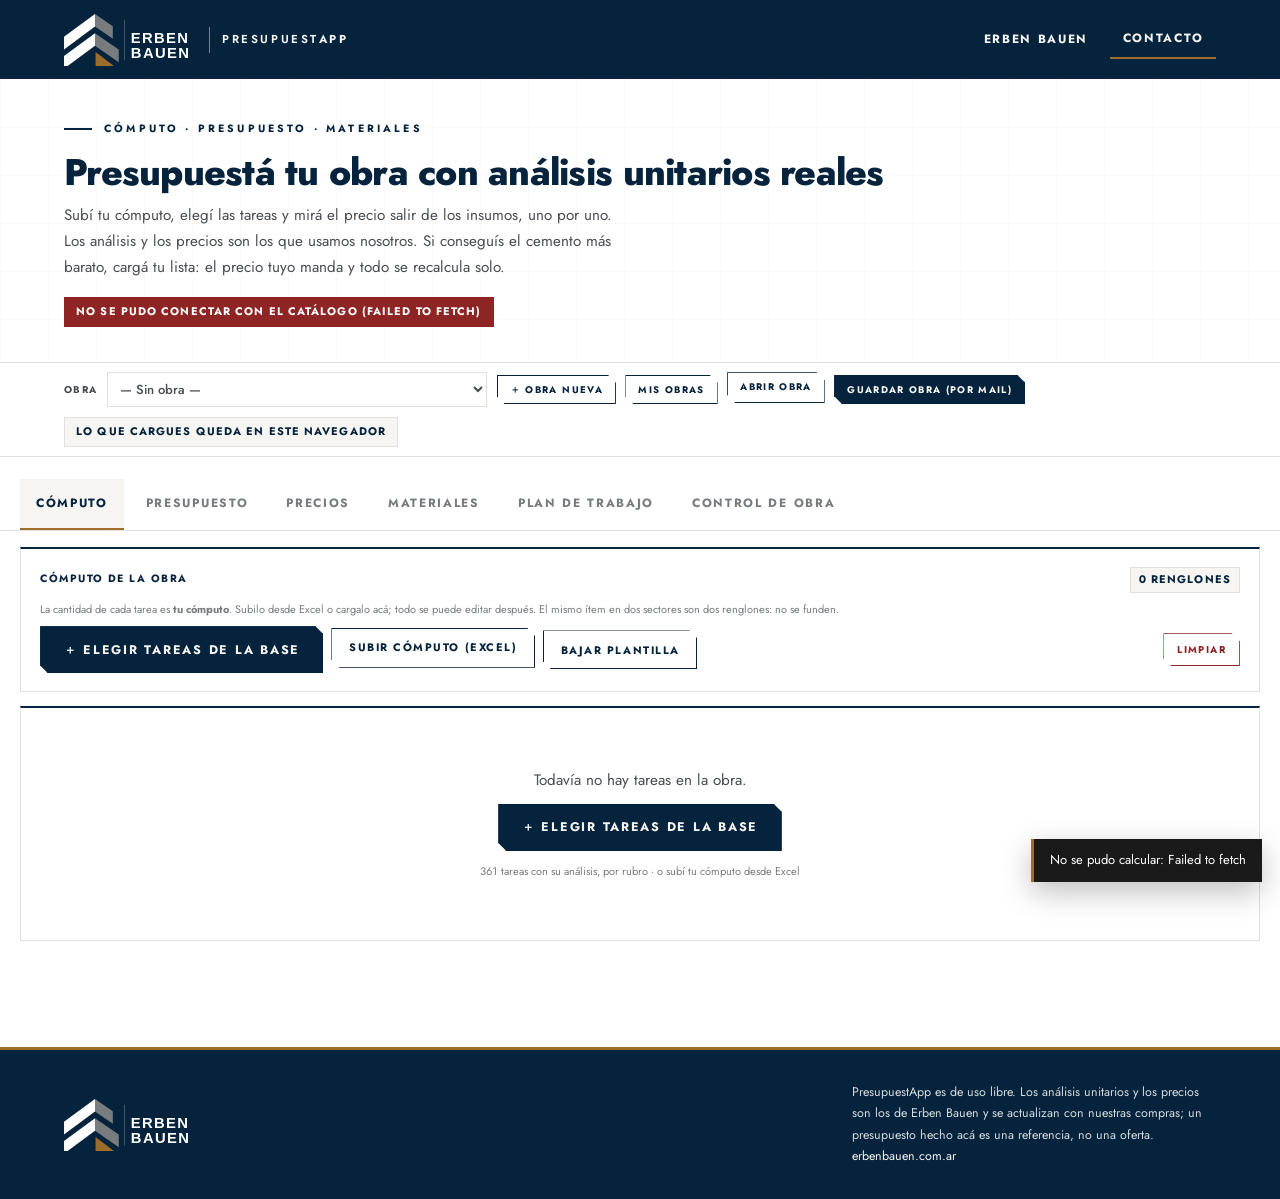
<file: presuapp/index.html>
<!DOCTYPE html>
<html lang="es">
<head>
<meta charset="UTF-8">
<meta name="viewport" content="width=device-width, initial-scale=1.0">
<title>PresupuestApp · Erben Bauen</title>
<link rel="preconnect" href="https://fonts.googleapis.com">
<link rel="preconnect" href="https://fonts.gstatic.com" crossorigin>
<link href="https://fonts.googleapis.com/css2?family=Jost:wght@300;400;500;600;700;800&family=Libre+Franklin:wght@300;400;500;600&display=swap" rel="stylesheet">
<link rel="stylesheet" href="css/app.css?v=erben1">
<link rel="stylesheet" href="css/extra.css?v=erben1">
<link rel="stylesheet" href="../erben.css?v=1">
</head>
<body>

<nav class="sibra-nav">
  <a class="nav-brand" href="https://erbenbauen.com.ar/" aria-label="Erben Bauen">
    <img src="assets/erben-bauen-dark.svg" alt="Erben Bauen">
    <span class="nav-sep"></span>
    <span class="nav-app">Presupuest<strong>App</strong></span>
  </a>
  <div class="nav-acciones">
    <a class="nav-link" href="https://erbenbauen.com.ar/">Erben Bauen</a>
    <a class="nav-link marcado" href="https://erbenbauen.com.ar/#contacto">Contacto</a>
  </div>
</nav>

<div class="hero">
  <div class="hero-inner">
    <div>
      <div class="hero-eyebrow">Cómputo · Presupuesto · Materiales</div>
      <h1 class="hero-title">Presupuestá tu obra con <span>análisis unitarios reales</span></h1>
      <p class="hero-desc">Subí tu cómputo, elegí las tareas y mirá el precio salir de los insumos, uno por uno.
        Los análisis y los precios son los que usamos nosotros. Si conseguís el cemento más barato,
        cargá tu lista: el precio tuyo manda y todo se recalcula solo.</p>
      <div class="flex-row mt8" style="gap:10px">
        <div id="vigencia-chip" class="chip">catálogo: sin cargar</div>
      </div>
    </div>
  </div>
</div>

<!-- ══════════════════ LA OBRA ══════════════════ -->
<div class="obra-barra">
  <div class="obra-barra-inner">
    <label class="obra-barra-label" for="obra-selector">Obra</label>
    <select id="obra-selector"></select>
    <button class="btn btn-secondary btn-chico" id="obra-nueva" type="button">＋ Obra nueva</button>
    <button class="btn btn-secondary btn-chico" id="obra-mis-obras" type="button">Mis obras</button>
    <label class="btn btn-secondary btn-chico" for="obra-abrir-archivo">Abrir obra</label>
    <input type="file" id="obra-abrir-archivo" accept=".presuapp,.json" hidden>
    <button class="btn btn-primary btn-chico" id="obra-guardar" type="button">Guardar obra (por mail)</button>
    <div class="spacer"></div>
    <span class="chip" id="obra-estado"></span>
    <button class="link-datos" id="obra-mis-datos" type="button" title="Tus datos" hidden></button>
  </div>
</div>

<div class="tabs">
  <button class="tab active" data-tab="computo">Cómputo</button>
  <button class="tab" data-tab="presupuesto">Presupuesto</button>
  <button class="tab" data-tab="precios">Precios</button>
  <button class="tab" data-tab="materiales">Materiales</button>
  <button class="tab" data-tab="plan">Plan de trabajo</button>
  <button class="tab" data-tab="control-obra">Control de obra</button>
  <button class="tab" data-tab="control">Catálogo</button>
</div>

<!-- ══════════════════ CÓMPUTO ══════════════════ -->
<div class="section active" id="tab-computo">
  <div class="card">
    <div class="flex-row mb8">
      <div class="card-title" style="margin:0">CÓMPUTO DE LA OBRA</div>
      <div class="spacer"></div>
      <span class="badge" id="computo-count">0 renglones</span>
    </div>
    <p class="text-muted mb8">La cantidad de cada tarea es <strong>tu cómputo</strong>. Subilo desde Excel o cargalo acá;
      todo se puede editar después. El mismo ítem en dos sectores son dos renglones: no se funden.</p>
    <div class="flex-row">
      <button class="btn btn-primary btn-grande" id="btn-buscar-tarea">＋ Elegir tareas de la base</button>
      <label class="btn btn-secondary" for="file-computo">Subir cómputo (Excel)</label>
      <input type="file" id="file-computo" accept=".xlsx,.xls,.csv" hidden>
      <button class="btn btn-secondary" id="btn-plantilla">Bajar plantilla</button>
      <div class="spacer"></div>
      <button class="btn btn-danger" id="btn-limpiar-computo">Limpiar</button>
    </div>
  </div>

  <div class="card">
    <div id="computo-grilla">
      <div class="empty-state">
        Subí tu cómputo o agregá tareas del catálogo
      </div>
    </div>
  </div>
</div>

<!-- ══════════════════ PRESUPUESTO ══════════════════ -->
<div class="section" id="tab-presupuesto">
  <div class="obra-header-grid">
    <div class="obra-field">
      <label>Nombre de la obra</label>
      <input type="text" id="obra-nombre" placeholder="Ej: Galpón industrial Ruta 34">
    </div>
    <div class="obra-field">
      <label>Comitente</label>
      <input type="text" id="obra-cliente" placeholder="Cliente / Empresa">
    </div>
    <div class="obra-field">
      <label>Ubicación</label>
      <input type="text" id="obra-ubicacion" placeholder="Ciudad, provincia">
    </div>
    <div class="obra-field">
      <label>Fecha</label>
      <input type="date" id="obra-fecha">
    </div>
  </div>

  <div class="budget-bottom-grid">
    <div class="card">
      <div class="card-title">RESUMEN POR RUBRO</div>
      <div id="rubro-lista">
        <div class="empty-state" style="padding:20px 0">Sin ítems aún</div>
      </div>
      <div class="rubro-summary-total" id="rubro-total-fila" style="display:none">
        <span>COSTO DE OBRA</span><span id="rubro-total">$0</span>
      </div>
    </div>

    <div class="card">
      <div class="card-title">COEFICIENTE K</div>
      <p class="text-muted mb8" style="font-size:11px">El K lleva del costo al precio y <strong>va sin IVA</strong>.
        El IVA se calcula al final, sobre costo × K.</p>
      <div class="param-row"><label>Gastos generales (%)</label><input type="number" class="k-input" id="k-gg" value="12" step="0.1"></div>
      <div class="param-row"><label>Beneficio (%)</label><input type="number" class="k-input" id="k-beneficio" value="10" step="0.1"></div>
      <div class="param-row"><label>Ingresos brutos (%)</label><input type="number" class="k-input" id="k-iibb" value="0" step="0.1"></div>
      <div class="param-row"><label>Financiación (%)</label><input type="number" class="k-input" id="k-financiacion" value="0" step="0.1"></div>
      <div class="param-row">
        <label>Modo</label>
        <select id="k-modo" class="k-input" style="width:auto">
          <option value="aditivo">Aditivo (suma)</option>
          <option value="cascada">En cascada (producto)</option>
        </select>
      </div>
      <div class="k-resultado">K = <strong id="k-valor">1,2200</strong> <span id="k-formula" class="text-muted"></span></div>
      <div class="param-row" style="margin-top:10px"><label>IVA (%)</label><input type="number" class="k-input" id="k-iva" value="21" step="0.5"></div>
    </div>
  </div>

  <div class="resumen-general-bar">
    <div class="rg-block"><div class="rg-label">COSTO</div><div class="rg-value" id="rg-costo">$0,00</div></div>
    <div class="rg-sep"></div>
    <div class="rg-block"><div class="rg-label">RECARGO <span id="rg-k-label">K 1,22</span></div><div class="rg-value" id="rg-recargo">$0,00</div></div>
    <div class="rg-sep"></div>
    <div class="rg-block"><div class="rg-label">PRECIO SIN IVA</div><div class="rg-value" id="rg-sin-iva">$0,00</div></div>
    <div class="rg-sep"></div>
    <div class="rg-block"><div class="rg-label">IVA <span id="rg-iva-label">21%</span></div><div class="rg-value" id="rg-iva">$0,00</div></div>
    <div class="rg-sep"></div>
    <div class="rg-block rg-total-block"><div class="rg-label">TOTAL</div><div class="rg-value rg-total" id="rg-total">$0,00</div></div>
  </div>

  <div class="card">
    <div class="card-title">INCIDENCIA SOBRE EL COSTO</div>
    <div id="incidencia-barra" class="incidencia"></div>
    <div class="incidencia-leyenda">
      <span><span class="rubro-punto" style="background:#0066cc;display:inline-block"></span> Materiales <strong id="inc-mat">—</strong></span>
      <span><span class="rubro-punto" style="background:#1a7a3a;display:inline-block"></span> Mano de obra <strong id="inc-mo">—</strong></span>
      <span><span class="rubro-punto" style="background:#e67e00;display:inline-block"></span> Equipos <strong id="inc-eq">—</strong></span>
    </div>
  </div>

  <div class="card">
    <div class="flex-row mb8">
      <div class="card-title" style="margin:0">PLANILLA DE PRESUPUESTO</div>
      <div class="spacer"></div>
      <label class="chk"><input type="checkbox" id="chk-precio-venta"> mostrar precio de venta (costo × K)</label>
    </div>
    <div id="presupuesto-tabla"><div class="empty-state">Sin ítems</div></div>
  </div>

  <div class="flex-row" style="margin-top:12px">
    <button class="btn btn-success" id="btn-export-excel">Exportar Excel</button>
    <button class="btn btn-secondary" id="btn-export-pdf">Imprimir / PDF</button>
    <button class="btn btn-secondary" id="btn-guardar-json">Guardar obra (por mail)</button>
    <label class="btn btn-secondary" for="file-proyecto">Abrir obra</label>
    <input type="file" id="file-proyecto" accept=".presuapp,.json" hidden>
  </div>
</div>

<!-- ══════════════════ PRECIOS ══════════════════ -->
<div class="section" id="tab-precios">
  <div class="card">
    <div class="card-title">MI LISTA DE PRECIOS</div>
    <p class="text-muted mb8">Los precios de Erben Bauen son el punto de partida. Si conseguís algo más barato,
      cargá el tuyo: <strong>el tuyo manda</strong> y todos los análisis se recalculan solos.</p>
    <div class="flex-row">
      <label class="btn btn-primary" for="file-precios">Subir mi lista</label>
      <input type="file" id="file-precios" accept=".xlsx,.xls,.csv" hidden>
      <button class="btn btn-secondary" id="btn-plantilla-precios">Bajar plantilla</button>
      <div class="spacer"></div>
      <span class="badge" id="override-count">0 precios propios</span>
      <button class="btn btn-danger" id="btn-limpiar-overrides">Volver a los de Erben Bauen</button>
    </div>
  </div>

  <div class="card">
    <div class="flex-row mb8">
      <input type="text" id="buscar-insumo" placeholder="Buscar insumo por código o descripción…" style="margin:0">
      <select id="filtro-categoria" style="width:auto;margin:0">
        <option value="">Todas las categorías</option>
        <option>Materiales</option>
        <option>Mano de obra</option>
        <option>Equipos</option>
      </select>
      <span class="badge" id="insumo-count">0</span>
    </div>
    <div id="insumo-lista"></div>
    <div id="insumo-mas" class="text-muted" style="text-align:center;padding:10px"></div>
  </div>
</div>

<!-- ══════════════════ MATERIALES ══════════════════ -->
<div class="section" id="tab-materiales">
  <div class="card">
    <div class="flex-row mb8">
      <div class="card-title" style="margin:0">INSUMOS QUE PIDE LA OBRA</div>
      <div class="spacer"></div>
      <span class="badge" id="materiales-count">0</span>
    </div>
    <p class="text-muted mb8">Cantidad = rendimiento del análisis × tu cómputo. Es la lista de compras de la obra.</p>
    <div class="flex-row">
      <select id="mat-categoria" style="width:auto;margin:0">
        <option value="">Todo</option>
        <option>Materiales</option>
        <option>Mano de obra</option>
        <option>Equipos</option>
      </select>
      <input type="text" id="buscar-material" placeholder="Buscar…" style="margin:0">
      <div class="spacer"></div>
      <button class="btn btn-primary" id="btn-formato-precios">Bajar formato para pedir precios</button>
      <button class="btn btn-secondary" id="btn-export-materiales">Exportar lista</button>
      <button class="btn btn-secondary" id="btn-historial">Historial de precios</button>
    </div>
  </div>
  <div class="card"><div id="materiales-tabla"><div class="empty-state">Cargá el cómputo primero</div></div></div>
</div>


<!-- ══════════════════ PLAN DE TRABAJO ══════════════════ -->
<div class="section" id="tab-plan">

  <div class="card">
    <div class="flex-row mb8">
      <div class="card-title" style="margin:0">CÓMO SE ARMA EL PLAN</div>
      <div class="spacer"></div>
      <span class="badge" id="plan-resumen">—</span>
    </div>
    <p class="text-muted mb8">Dos caminos para el mismo plan. Con <strong>predecesoras</strong> las fechas
      salen solas del rendimiento diario y de qué va después de qué. Con el <strong>gantt rápido</strong> no
      declarás dependencias: ponés a mano el avance de cada tarea mes a mes.</p>

    <div class="plan-config">
      <div class="obra-field">
        <label>Modo</label>
        <select id="plan-modo">
          <option value="calculado">Calculado (predecesoras)</option>
          <option value="rapido">Gantt rápido (avances a mano)</option>
        </select>
      </div>
      <div class="obra-field">
        <label>Inicio de obra</label>
        <input type="date" id="plan-inicio">
      </div>
      <div class="obra-field">
        <label>Ritmo</label>
        <select id="plan-baseline">
          <option value="cliente">Cliente (el plazo que se firma)</option>
          <option value="empresa">Empresa (con el que se trabaja)</option>
        </select>
      </div>
      <div class="obra-field" id="plan-campo-meses" hidden>
        <label>Meses de obra</label>
        <input type="number" id="plan-meses" min="1" max="60" value="6">
      </div>
      <div class="obra-field">
        <label>Jornada (h)</label>
        <input type="number" id="plan-jornada" min="1" max="12" step="0.5" value="8">
      </div>
      <div class="obra-field">
        <label>Ritmo empresa (× cliente)</label>
        <input type="number" id="plan-factor" min="1" max="3" step="0.05" value="1.3"
               title="La empresa se arma el plan más rápido que el que firma con el cliente, para tener colchón">
      </div>
      <div class="obra-field">
        <label>Oficiales por cuadrilla</label>
        <input type="number" id="plan-frente" min="1" max="20" value="2"
               title="La cuadrilla es 2 oficiales y 1 ayudante. El ritmo lo marcan los oficiales.">
      </div>
      <div class="obra-field">
        <label>Días laborables</label>
        <div class="flex-row" style="gap:14px;padding-top:6px">
          <label class="chk"><input type="checkbox" id="plan-sabado"> sábado</label>
          <label class="chk"><input type="checkbox" id="plan-domingo"> domingo</label>
        </div>
      </div>
    </div>
    <div id="plan-avisos"></div>
  </div>

  <div class="card">
    <div class="flex-row mb8">
      <div class="card-title" style="margin:0">CALENDARIO · FERIADOS QUE SE ESTÁN USANDO</div>
      <div class="spacer"></div>
      <span class="badge" id="feriados-cuenta">—</span>
      <button class="btn btn-secondary" id="feriados-ver">Ver / editar</button>
    </div>
    <p class="text-muted">Los días que no se trabajan salen del plazo de obra. Los nacionales se
      calculan solos —Carnaval y Viernes Santo incluidos, y los trasladables movidos como manda la
      ley—, pero <strong>los puentes turísticos salen por decreto cada año</strong> y los
      provinciales, municipales y los de la obra hay que cargarlos. Acá se ve cuáles se están usando.</p>
    <div id="feriados-resumen"></div>
  </div>

  <div class="card">
    <div class="flex-row mb8">
      <div class="card-title" style="margin:0">TAREAS, RITMO Y DEPENDENCIAS</div>
      <div class="spacer"></div>
      <span class="text-muted" id="plan-ayuda-modo"></span>
      <button class="btn btn-primary" id="plan-proponer">Armar el plan solo</button>
    </div>
    <div id="plan-tabla"><div class="empty-state">Cargá el cómputo primero: el plan se arma sobre esas tareas</div></div>
  </div>

  <div class="card">
    <div class="flex-row mb8">
      <div class="card-title" style="margin:0">GANTT POR MES</div>
      <div class="spacer"></div>
      <label class="chk"><input type="checkbox" id="plan-solo-criticas"> sólo la ruta crítica</label>
    </div>
    <div id="plan-gantt"></div>
  </div>

  <div class="card">
    <div class="flex-row mb8">
      <div class="card-title" style="margin:0">LOOK AHEAD · PRÓXIMAS SEMANAS</div>
      <div class="spacer"></div>
      <div class="obra-field" style="flex-direction:row;align-items:center;gap:8px">
        <label style="margin:0">desde</label>
        <input type="date" id="plan-la-desde" style="width:auto">
        <label style="margin:0">semanas</label>
        <input type="number" id="plan-la-semanas" min="2" max="12" value="4" style="width:70px">
      </div>
    </div>
    <div id="plan-lookahead"></div>
  </div>

  <div class="card">
    <div class="flex-row mb8">
      <div class="card-title" style="margin:0">MATERIALES POR MES</div>
      <div class="spacer"></div>
      <select id="plan-mat-categoria" style="width:auto;margin:0">
        <option value="">Todo</option>
        <option value="Materiales">Materiales</option>
        <option value="Mano de obra">Mano de obra</option>
        <option value="Equipos">Equipos</option>
      </select>
      <button class="btn btn-secondary" id="plan-export">Exportar el plan</button>
      <button class="btn btn-secondary" id="plan-pdf">Imprimir / PDF</button>
    </div>
    <p class="text-muted mb8">La lista de compras abierta mes a mes. El pedido se redondea
      <strong>en cada mes</strong>: si en marzo hacen falta 26 kg de cemento y en abril 30, son dos bolsas
      y dos bolsas, no las tres que saldrían de sumar primero.</p>
    <div id="plan-materiales"></div>
  </div>

</div>

<!-- ══════════════════ CONTROL DE OBRA ══════════════════ -->
<div class="section" id="tab-control-obra">

  <div class="card">
    <div class="flex-row mb8">
      <div class="card-title" style="margin:0">FECHA DE CORTE</div>
      <div class="spacer"></div>
      <span class="badge" id="ctl-cortes-cuenta">—</span>
    </div>
    <p class="text-muted mb8">Todo se mide <strong>a un día</strong>. Cada corte guarda el avance de cada tarea
      a esa fecha, y quedan todos: el historial es lo que después arma la curva real. Un corte nuevo arranca
      con los avances del anterior, así sólo cambiás lo que se movió.</p>
    <div class="plan-config">
      <div class="obra-field">
        <label>Corte que estás mirando</label>
        <select id="ctl-corte"></select>
      </div>
      <div class="obra-field">
        <label>Nuevo corte al</label>
        <div class="flex-row" style="gap:6px;flex-wrap:nowrap">
          <input type="date" id="ctl-nuevo-fecha" style="margin:0">
          <button class="btn btn-primary" id="ctl-nuevo">Crear</button>
        </div>
      </div>
      <div class="obra-field">
        <label>Tolerancia adelanto (puntos)</label>
        <input type="number" id="ctl-tol-adel" min="0" max="50" step="1">
      </div>
      <div class="obra-field">
        <label>Tolerancia atraso (puntos)</label>
        <input type="number" id="ctl-tol-atr" min="0" max="50" step="1">
      </div>
      <div class="obra-field">
        <label>&nbsp;</label>
        <button class="btn btn-secondary" id="ctl-borrar-corte">Borrar este corte</button>
      </div>
    </div>
  </div>

  <div class="resumen-general-bar" id="ctl-resumen">
    <div class="rg-block"><div class="rg-label">INICIO REAL</div><div class="rg-value" id="ctl-ini-real">—</div></div>
    <div class="rg-sep"></div>
    <div class="rg-block"><div class="rg-label">FIN CLIENTE</div><div class="rg-value" id="ctl-fin-cliente">—</div></div>
    <div class="rg-sep"></div>
    <div class="rg-block"><div class="rg-label">FIN EMPRESA</div><div class="rg-value" id="ctl-fin-empresa">—</div></div>
    <div class="rg-sep"></div>
    <div class="rg-block"><div class="rg-label">FIN ESPERADO</div><div class="rg-value" id="ctl-fin-esperado">—</div></div>
    <div class="rg-sep"></div>
    <div class="rg-block rg-total-block"><div class="rg-label">DESVÍO VS CLIENTE</div><div class="rg-value rg-total" id="ctl-desvio">—</div></div>
  </div>

  <div class="card">
    <div class="flex-row mb8">
      <div class="card-title" style="margin:0">AVANCE REAL · TAREA POR TAREA</div>
      <div class="spacer"></div>
      <span class="text-muted" id="ctl-cuenta"></span>
    </div>
    <p class="text-muted mb8">Cargá cuándo arrancó cada tarea y cuánto lleva al corte. El <strong>fin
      esperado</strong> sale del ritmo que viene: si lleva 10 días hábiles y va por el 40%, dura 25.
      Cuando termina, poné la fecha real de fin y esa manda. El avance esperado es lo que el plan dice que
      tendría que llevar a esta fecha, contra el ritmo del cliente y contra el de la empresa.</p>
    <div id="ctl-tabla"><div class="empty-state">Armá el plan de trabajo primero: el control se mide contra él</div></div>
  </div>

  <div class="card">
    <div class="card-title">CURVAS: CLIENTE, EMPRESA, REAL Y PROYECCIÓN</div>
    <p class="text-muted mb8">En plata: la del <strong>cliente</strong> va a precio (costo × K, sin IVA), que es lo que se certifica, y termina en el precio de la obra; la de la <strong>empresa</strong> va a costo, con su ritmo interno más rápido. La real y la proyectada van a costo, contra la de la empresa. La <strong>real</strong> une el
      avance de cada corte, <strong>llena</strong>; desde el corte que estás mirando sale la
      <strong>proyectada</strong>, <strong>punteada</strong>: las tareas en marcha al ritmo que traen y las que
      no arrancaron cuando terminen las que las preceden.</p>
    <div id="ctl-curvas"></div>
  </div>

  <div class="card">
    <div class="card-title">HISTORIAL DE AVANCES</div>
    <p class="text-muted mb8">El avance de cada tarea en cada corte. <strong>Cada corte que creás queda guardado en la obra</strong>,
      en este navegador, y no se pierde al cerrar. Para tener una copia fuera de este equipo, bajá la obra con todo su historial:</p>
    <div class="flex-row mb8" style="gap:8px;flex-wrap:wrap">
      <button class="btn btn-primary" id="ctl-guardar-historial" type="button">Guardar obra con su historial (por mail)</button>
    </div>
    <div id="ctl-historial"></div>
  </div>

  <div class="card">
    <div class="flex-row mb8">
      <div class="card-title" style="margin:0">GUARDAR Y SEGUIR DESPUÉS</div>
      <div class="spacer"></div>
      <button class="btn btn-primary" id="plan-guardar">Bajar el proyecto</button>
      <label class="btn btn-secondary" for="plan-abrir">Subir un proyecto</label>
      <input type="file" id="plan-abrir" accept=".json" hidden>
    </div>
    <p class="text-muted">Se baja <strong>todo</strong> en un archivo: el cómputo, tus precios, el K,
      los rendimientos, las predecesoras, el calendario, los inicios y fines reales y el historial de
      cortes. El mes que viene lo subís, creás el corte nuevo y seguís donde quedaste.</p>
  </div>

</div>

<!-- ══════════════════ CONTROL ══════════════════ -->
<div class="section" id="tab-control">
  <div class="card">
    <div class="card-title">CONTROL DE COHERENCIA DEL CATÁLOGO</div>
    <p class="text-muted mb8">Un Excel de costos trae los análisis <strong>congelados</strong>: los subtotales se
      calcularon con la lista de precios de aquel día. Si después se tocó la hoja de precios y no se recalculó,
      la receta y la lista dejan de coincidir. Acá se ve, en vez de quedar escondido.</p>
    <div id="control-resumen" class="control-kpis"></div>
  </div>
  <div class="card">
    <div class="card-title">INSUMOS DESALINEADOS</div>
    <div id="control-desalineados"></div>
  </div>
  <div class="card">
    <div class="card-title">TAREAS CUYO PRECIO CAMBIA AL RECALCULAR</div>
    <div id="control-tareas"></div>
  </div>
</div>

<!-- ══════════════════ MODALES ══════════════════ -->
<div class="modal-overlay" id="modal-buscar">
  <div class="modal" style="max-width:860px">
    <div class="modal-title">Agregar tarea al cómputo</div>
    <input type="text" id="buscar-tarea" placeholder="Buscar por código, descripción o rubro…">
    <div id="tarea-resultados" class="lista-scroll"></div>
    <div class="flex-row" style="margin-top:10px"><div class="spacer"></div>
      <button class="btn btn-secondary" data-cerrar="modal-buscar">Cerrar</button></div>
  </div>
</div>

<div class="modal-overlay" id="modal-mapeo">
  <div class="modal" style="max-width:760px">
    <div class="modal-title">¿Qué columna es cada cosa?</div>
    <p class="text-muted mb8" id="mapeo-info"></p>
    <div id="mapeo-campos"></div>
    <div id="mapeo-preview" class="mapeo-preview"></div>
    <div class="flex-row" style="margin-top:12px">
      <div class="spacer"></div>
      <button class="btn btn-secondary" data-cerrar="modal-mapeo">Cancelar</button>
      <button class="btn btn-primary" id="btn-mapeo-confirmar">Importar</button>
    </div>
  </div>
</div>

<div class="modal-overlay" id="modal-analisis">
  <div class="modal" style="max-width:860px">
    <div class="modal-title" id="analisis-titulo">Análisis</div>
    <div id="analisis-cuerpo"></div>
    <div class="flex-row" style="margin-top:10px"><div class="spacer"></div>
      <button class="btn btn-secondary" data-cerrar="modal-analisis">Cerrar</button></div>
  </div>
</div>

<!-- ══════════════════ OBRAS Y DATOS ══════════════════ -->
<div class="modal-overlay" id="modal-datos">
  <div class="modal" style="max-width:480px">
    <div class="modal-title" id="datos-titulo">Te mandamos la obra a tu mail</div>
    <p class="text-muted mb8" id="datos-texto"></p>
    <div class="obra-field" id="datos-obra-fila"><label for="datos-obra">Nombre de la obra *</label>
      <input type="text" id="datos-obra" placeholder="Ej: Galpón industrial Ruta 34"></div>
    <div id="datos-ya" class="datos-ya" hidden>Te la mandamos a <strong id="datos-ya-email"></strong>
      · <button class="link-datos" id="datos-cambiar" type="button">no soy yo / cambiar</button></div>
    <div id="datos-campos">
      <div class="datos-dos">
        <div class="obra-field"><label for="datos-nombre">Nombre *</label>
          <input type="text" id="datos-nombre" autocomplete="given-name"></div>
        <div class="obra-field"><label for="datos-apellido">Apellido *</label>
          <input type="text" id="datos-apellido" autocomplete="family-name"></div>
      </div>
      <div class="obra-field"><label for="datos-telefono">Teléfono *</label>
        <input type="tel" id="datos-telefono" placeholder="Ej: 11 1234-5678" autocomplete="tel"></div>
      <div class="obra-field"><label for="datos-email">Email *</label>
        <input type="email" id="datos-email" placeholder="vos@ejemplo.com" autocomplete="email"></div>
    </div>
    <div class="flex-row" style="margin-top:14px">
      <button class="btn btn-secondary" id="datos-bajar-igual" type="button" hidden>Bajarla a mi disco</button>
      <div class="spacer"></div>
      <button class="btn btn-secondary" data-cerrar="modal-datos" type="button">Ahora no</button>
      <button class="btn btn-primary" id="btn-datos-confirmar" type="button">Mandármela por mail</button>
    </div>
  </div>
</div>

<div class="modal-overlay" id="modal-enviado">
  <div class="modal" style="max-width:460px">
    <div class="modal-title">Listo, va en camino</div>
    <p class="mb8">En unos minutos te llega <strong id="enviado-obra"></strong> a <strong id="enviado-email"></strong>.
      Si no la ves, revisá el correo no deseado.</p>
    <p class="text-muted mb8">Para seguir otro día, en cualquier compu: «Abrir obra» y elegís el archivo del mail.</p>
    <p class="mb8"><strong>¿Querés también bajarla a tu disco?</strong></p>
    <div class="flex-row" style="margin-top:14px">
      <div class="spacer"></div>
      <button class="btn btn-secondary" data-cerrar="modal-enviado" type="button">No, gracias</button>
      <button class="btn btn-primary" id="enviado-bajar" type="button">Sí, bajarla</button>
    </div>
  </div>
</div>

<div class="modal-overlay" id="modal-obra-nueva">
  <div class="modal" style="max-width:460px">
    <div class="modal-title">Obra nueva</div>
    <p class="text-muted mb8">Queda en este navegador. Cuando quieras, «Guardar obra» te la manda por mail.</p>
    <div class="obra-field"><label for="nueva-nombre">Nombre de la obra *</label>
      <input type="text" id="nueva-nombre" placeholder="Ej: Galpón industrial Ruta 34"></div>
    <div class="obra-field"><label for="nueva-cliente">Comitente</label>
      <input type="text" id="nueva-cliente" placeholder="Cliente / Empresa"></div>
    <div class="obra-field"><label for="nueva-ubicacion">Ubicación</label>
      <input type="text" id="nueva-ubicacion" placeholder="Ciudad, provincia"></div>
    <div class="flex-row" style="margin-top:14px">
      <div class="spacer"></div>
      <button class="btn btn-secondary" data-cerrar="modal-obra-nueva" type="button">Cancelar</button>
      <button class="btn btn-primary" id="btn-nueva-crear" type="button">Crear la obra</button>
    </div>
  </div>
</div>

<div class="modal-overlay" id="modal-obras">
  <div class="modal" style="max-width:820px">
    <div class="flex-row mb8">
      <div class="modal-title" style="margin:0">Mis obras (en este navegador)</div>
      <div class="spacer"></div>
      <button class="btn btn-primary btn-chico" id="obras-nueva" type="button">＋ Obra nueva</button>
    </div>
    <div id="obras-lista"></div>
    <div class="flex-row" style="margin-top:14px">
      <div class="spacer"></div>
      <button class="btn btn-secondary" data-cerrar="modal-obras" type="button">Cerrar</button>
    </div>
  </div>
</div>

<div class="modal-overlay" id="modal-historial">
  <div class="modal" style="max-width:980px">
    <div class="modal-title">Historial de precios de esta obra</div>
    <p class="text-muted mb8">Cada precio que usó la obra, con la fecha en que lo usó. Cuando los precios se actualizan,
      lo anterior no se pierde: queda acá. Pasá el mouse por un renglón para ver todos sus cambios.</p>
    <div class="flex-row mb8">
      <button class="btn btn-primary btn-chico" id="hist-ver-insumos" type="button">Insumos</button>
      <button class="btn btn-secondary btn-chico" id="hist-ver-tareas" type="button">Tareas</button>
      <div class="spacer"></div>
      <button class="btn btn-success btn-chico" id="hist-excel" type="button">Excel</button>
      <button class="btn btn-secondary btn-chico" id="hist-pdf" type="button">PDF</button>
    </div>
    <div id="hist-tabla"></div>
    <div class="flex-row" style="margin-top:14px">
      <div class="spacer"></div>
      <button class="btn btn-secondary" data-cerrar="modal-historial" type="button">Cerrar</button>
    </div>
  </div>
</div>

<div class="aviso-drive" id="aviso-mail" role="dialog" aria-labelledby="aviso-mail-titulo" hidden>
  <div class="aviso-drive-titulo" id="aviso-mail-titulo">¿Te mandamos la obra a tu mail?</div>
  <p>Hoy queda sólo en este navegador. Por mail la tenés guardada y la abrís desde cualquier compu.</p>
  <div class="flex-row">
    <button class="btn btn-secondary btn-chico" id="aviso-mail-no" type="button">No, gracias</button>
    <div class="spacer"></div>
    <button class="btn btn-primary btn-chico" id="aviso-mail-si" type="button">Sí, mandámela</button>
  </div>
</div>

<footer class="sibra-footer">
  <div class="footer-inner">
    <div class="footer-logo">
      <img src="assets/erben-bauen-dark.svg" alt="Erben Bauen">
    </div>
    <div class="footer-texto">
      PresupuestApp es de uso libre. Los análisis unitarios y los precios son los de
      Erben Bauen y se actualizan con nuestras compras; un presupuesto hecho acá
      es una referencia, no una oferta.
      <br><a href="https://erbenbauen.com.ar/">erbenbauen.com.ar</a>
    </div>
  </div>
</footer>

<div class="modal-overlay" id="modal-pred">
  <div class="modal" style="max-width:720px">
    <div class="modal-title" id="pred-titulo">¿Después de qué va esta tarea?</div>
    <p class="text-muted mb8">Marcá las tareas que tienen que estar terminadas antes de que ésta empiece.
      Si no marcás ninguna, arranca con la obra.</p>
    <input type="text" id="pred-buscar" placeholder="Filtrar por código o descripción…">
    <div id="pred-lista" class="lista-scroll"></div>
    <div class="flex-row" style="margin-top:12px">
      <span class="text-muted" id="pred-cuenta"></span>
      <div class="spacer"></div>
      <button class="btn btn-secondary" id="pred-ninguna">Arranca con la obra</button>
      <button class="btn btn-primary" data-cerrar="modal-pred">Listo</button>
    </div>
  </div>
</div>

<div class="modal-overlay" id="modal-feriados">
  <div class="modal" style="max-width:640px">
    <div class="modal-title">Feriados del período de obra</div>
    <p class="text-muted mb8">Destildá el que en tu obra sí se trabaja. Agregá los provinciales,
      los municipales, los puentes turísticos del decreto y los de la obra.</p>
    <div class="flex-row mb8">
      <input type="date" id="feriado-fecha" style="width:auto;margin:0">
      <input type="text" id="feriado-nombre" placeholder="Por qué no se trabaja" style="margin:0">
      <button class="btn btn-primary" id="feriado-agregar">Agregar</button>
    </div>
    <div id="feriados-lista" class="lista-scroll"></div>
    <div class="flex-row" style="margin-top:12px"><div class="spacer"></div>
      <button class="btn btn-secondary" data-cerrar="modal-feriados">Listo</button></div>
  </div>
</div>

<div id="toast-zona"></div>

<script src="vendor/xlsx.full.min.js?v=20261029"></script>
<script>window.PRESUAPP_REMOTO = true;</script>
<script src="js/motor.js?v=20261029"></script>
<script src="js/datos.js?v=20261029"></script>
<script src="js/importar.js?v=20261029"></script>
<script src="js/app.js?v=20261029"></script>
<script src="js/malla.js?v=20261029"></script>
<script src="js/plan.js?v=20261029b"></script>
<script src="js/control.js?v=20261029b"></script>
<script src="js/planui.js?v=20261029"></script>
<script src="js/imprimir.js?v=20261029"></script>
<script src="js/contacto.js?v=20261029"></script>
<script src="js/obras.js?v=20261029"></script>
</body>
</html>
</file>
<file: erben.css>
/* ───────────────────────────────────────────────────────────────────────────
   erben.css — capa de marca compartida (PresupuestApp, Índices, Modelos).
   Fuente de las reglas: "Prompt para IA - Interfaces Erben Bauen" (manual de marca).
   Se carga la ÚLTIMA en cada página y pisa lo heredado de SIBRATECH.
   Si cambia la marca, se cambia acá.
   ─────────────────────────────────────────────────────────────────────────── */
:root {
  --eb-navy: #05233D;  --eb-navy-85: #2A445A;
  --eb-text: #494D50;  --eb-mid: #787C7F;   --eb-light: #D9D7D0;
  --eb-line: #E3E1DB;  --eb-ivory: #F6F5F1; --eb-row: #FAF9F6;
  --eb-gold: #9E6D29;  --eb-red: #8E2424;   --eb-white: #FFFFFF;
  --eb-font: "Century Gothic", "Jost", "TeX Gyre Adventor", "URW Gothic", sans-serif;
  --eb-ease: .25s cubic-bezier(.4, 0, .2, 1);
  color-scheme: light;

  /* nombres de PresupuestApp / Índices → marca */
  --title: var(--eb-font); --sans: var(--eb-font);
  --font-display: var(--eb-font); --font-body: var(--eb-font); --font-aux: var(--eb-font);
  --red-500: var(--eb-navy); --red-600: var(--eb-navy-85); --red-700: var(--eb-navy); --red-050: var(--eb-ivory);
  --red: var(--eb-navy); --red-dark: var(--eb-navy-85); --red-dim: var(--eb-ivory); --red-dim2: var(--eb-line);
  --accent: var(--eb-navy); --accent2: var(--eb-navy); --danger: var(--eb-red); --aviso: var(--eb-gold); --success: var(--eb-navy);
  --bg: var(--eb-white); --surface: var(--eb-white); --surface2: var(--eb-ivory);
  --border: var(--eb-line); --border-fuerte: var(--eb-light); --border-hairline: var(--eb-line);
  --text: var(--eb-text); --text-strong: var(--eb-navy); --text-body: var(--eb-text); --text-muted: var(--eb-mid); --muted: var(--eb-mid);
  --ink-900: var(--eb-navy); --ink-800: var(--eb-navy); --black: var(--eb-navy); --ink: var(--eb-navy);
  --gray-100: var(--eb-ivory); --gray-050: var(--eb-row); --gray-200: var(--eb-line); --gray-300: var(--eb-line);
  --gray-400: var(--eb-mid); --gray-500: var(--eb-mid); --gray-600: var(--eb-text); --gray-700: var(--eb-text);
  --green-600: var(--eb-navy); --green-050: var(--eb-ivory);
  --radius: 0; --shadow-card: none; --shadow-hover: 0 8px 20px rgba(5, 35, 61, .12);

  /* nombres de Modelos → marca (series: marino = dato real, grises = referencia) */
  --display: var(--eb-font); --body: var(--eb-font); --num: var(--eb-font);
  --band: var(--eb-navy); --band-ink: var(--eb-ivory);
  --mo: var(--eb-navy); --mat: var(--eb-mid); --eq: var(--eb-light); --ot: #C9C7C1;
  --up: var(--eb-navy); --down: var(--eb-mid);
  --line: var(--eb-line); --surface-2: var(--eb-ivory);
}

/* tipografía: Jost/Century Gothic en todo, cifras tabulares */
html body, html body * { font-family: var(--eb-font); }
body { color: var(--eb-text); background: var(--eb-white); font-variant-numeric: tabular-nums; }
h1, h2, h3, h4, h5, h6 { color: var(--eb-navy); }
.band h1, .band h2, .band h3, .site-footer h1, .site-footer h2, .site-footer h3, .sibra-footer h3 { color: var(--eb-ivory) !important; }

/* forma: radio cero, sin degradados */
*, *::before, *::after { border-radius: 0 !important; }
.dot, .soon-dot { border-radius: 50% !important; }
.budget-header { background: var(--eb-ivory) !important; }

/* navegación: barra navy, logo blanco, ítem activo con filete dorado */
.sibra-nav, .site-nav { background: var(--eb-navy) !important; border-bottom: 0 !important; box-shadow: none !important; }
.sibra-nav a, .site-nav a, .nav-links a, .nav-link { color: var(--eb-ivory) !important; font-size: 12px !important; font-weight: 700 !important;
  letter-spacing: .14em !important; text-transform: uppercase; text-decoration: none; transition: color var(--eb-ease); }
.sibra-nav a:hover, .site-nav a:hover, .nav-links a:hover, .nav-link:hover { color: var(--eb-gold) !important; background: transparent !important; }
.nav-link.marcado, .nav-links a.active { background: transparent !important; border: 0 !important; border-bottom: 2px solid var(--eb-gold) !important; }
.nav-app, .nav-app strong { color: var(--eb-ivory) !important; }
.nav-sep { background: rgba(246, 245, 241, .45) !important; }
.nav-toggle span { background: var(--eb-ivory) !important; }
.nav-mobile { background: var(--eb-navy) !important; }
.nav-mobile a { color: var(--eb-ivory) !important; border-color: rgba(246, 245, 241, .18) !important; }

/* pie: navy, filete dorado arriba */
.sibra-footer, .site-footer { background: var(--eb-navy) !important; border-top: 3px solid var(--eb-gold) !important; color: var(--eb-ivory); }
.sibra-footer a, .site-footer a { color: var(--eb-ivory) !important; transition: color var(--eb-ease); }
.sibra-footer a:hover, .site-footer a:hover { color: var(--eb-gold) !important; }
.site-footer h5, .footer-col h5 { color: var(--eb-ivory) !important; letter-spacing: .2em; text-transform: uppercase; }
.footer-texto, .footer-brand p, .footer-bottom, .footer-bottom span { color: #D7DBDE !important; }
.swoosh-footer { display: none !important; }

/* botones: rectángulo pleno, versalitas con tracking .14em; hover = navy al 85 % */
.btn, .sbt-cta, button.btn, .g-btn, .mod { font-weight: 700; letter-spacing: .14em; text-transform: uppercase; transition: background-color var(--eb-ease), color var(--eb-ease), border-color var(--eb-ease), transform var(--eb-ease), box-shadow var(--eb-ease); }
.btn-primary, .btn-success, .sbt-cta { background: var(--eb-navy) !important; color: var(--eb-ivory) !important; border: 1px solid var(--eb-navy) !important; box-shadow: none !important; }
.btn-primary:hover, .btn-success:hover, .sbt-cta:hover { background: var(--eb-navy-85) !important; border-color: var(--eb-navy-85) !important; transform: none; }
.btn-secondary { background: var(--eb-white) !important; color: var(--eb-navy) !important; border: 1px solid var(--eb-navy) !important; }
.btn-secondary:hover { background: var(--eb-ivory) !important; }
.btn-danger { background: var(--eb-white) !important; color: var(--eb-red) !important; border: 1px solid var(--eb-red) !important; }
.btn:active, .sbt-cta:active { transform: none; filter: brightness(.92); }

/* pestañas: versalitas con tracking; activa con filete dorado */
.tab, .tab-btn, .mod { font-weight: 700; letter-spacing: .14em; text-transform: uppercase; font-size: 12px; color: var(--eb-mid); transition: color var(--eb-ease), border-color var(--eb-ease); }
.tab:hover, .tab-btn:hover:not(.active) { color: var(--eb-navy); }
.tab.active, .tab-btn.active { color: var(--eb-navy) !important; border-bottom: 2px solid var(--eb-gold) !important; }
.mod[aria-selected="true"] { background: var(--eb-navy); color: var(--eb-ivory); border-color: var(--eb-navy); }

/* tarjetas: filete navy de 2 px arriba, borde hairline, sin sombra; sube 4 px en hover */
.card, .datos-card, .analysis-item, .price-item { background: var(--eb-white); border: 1px solid var(--eb-line) !important; border-top: 2px solid var(--eb-navy) !important; box-shadow: none !important; transition: transform var(--eb-ease), box-shadow var(--eb-ease); }
.analysis-item:hover, .price-item:hover { transform: translateY(-4px); box-shadow: var(--shadow-hover) !important; }
.card-title, .datos-card-head h2 { color: var(--eb-navy); letter-spacing: .14em; }

/* campos: fondo blanco, borde hairline, foco navy de 2 px */
input, select, textarea { background: var(--eb-white) !important; color: var(--eb-text); border: 1px solid var(--eb-line) !important; transition: border-color var(--eb-ease), box-shadow var(--eb-ease); }
input:focus, select:focus, textarea:focus { border-color: var(--eb-navy) !important; box-shadow: 0 0 0 1px var(--eb-navy) !important; outline: none; }
label { color: var(--eb-mid); text-transform: uppercase; letter-spacing: .1em; font-size: 12px; }

/* tablas: encabezado navy con marfil en versalitas, filas alternas, sin bordes verticales */
table th, .rt th { background: var(--eb-navy) !important; color: var(--eb-ivory) !important; font-size: 12px !important; font-weight: 700; letter-spacing: .1em; text-transform: uppercase; border: 0 !important; }
table td, .rt td { border-left: 0 !important; border-right: 0 !important; border-top: 1px solid var(--eb-line); font-variant-numeric: tabular-nums; }
table tbody tr:nth-child(even) td, .rt tbody tr:nth-child(even) td { background: var(--eb-row); }
.rt tr.sum td, .rt tr.pf td { background: var(--eb-ivory) !important; }

/* etiquetas y chips: rectángulo pleno, versalitas */
.chip, .badge, .badge-actualizado { text-transform: uppercase; letter-spacing: .1em; font-weight: 700; font-size: 11px; background: var(--eb-ivory); color: var(--eb-navy); border: 1px solid var(--eb-line); }
.chip.ok { background: var(--eb-navy); color: var(--eb-ivory); border-color: var(--eb-navy); }
.chip.error { background: var(--eb-red); color: var(--eb-white); border-color: var(--eb-red); }

/* modelos: banda navy, números en navy */
.band { background: var(--eb-navy); color: var(--eb-ivory); }
.top { background: var(--eb-navy); }
.big, .big.up, .big.down { color: var(--eb-navy); }
.panel { background: var(--eb-white); border-color: var(--eb-line); }

/* Curvas de control de obra (PresupuestApp): cada serie con su propio trazo.
   marino lleno = REAL · marino punteado = PROYECTADA · dorado = CLIENTE (el precio) · gris punteado = EMPRESA (el costo) */
.c-cliente { stroke: var(--eb-gold) !important; stroke-width: 2.5 !important; stroke-dasharray: none !important; }
.c-m-cliente { background: var(--eb-gold) !important; }
.c-empresa { stroke: var(--eb-mid) !important; stroke-width: 2 !important; stroke-dasharray: 2 3 !important; }
.c-m-empresa { background: repeating-linear-gradient(90deg, var(--eb-mid) 0 2px, transparent 2px 5px) !important; }
.c-real { stroke: var(--eb-navy) !important; stroke-width: 3 !important; }
.c-real-pt { fill: var(--eb-navy) !important; }
.c-m-real { background: var(--eb-navy) !important; }
.c-proy { stroke: var(--eb-navy) !important; stroke-dasharray: 7 5 !important; opacity: 1 !important; }
.c-m-proy { background: repeating-linear-gradient(90deg, var(--eb-navy) 0 6px, transparent 6px 10px) !important; }
.c-corte { stroke: var(--eb-mid) !important; opacity: 1 !important; }
.c-mal { color: var(--eb-red) !important; }

/* foco visible siempre: contorno dorado de 2 px separado 2 px */
:focus-visible { outline: 2px solid var(--eb-gold) !important; outline-offset: 2px !important; }

/* enlaces: pasan a dorado en hover */
a { transition: color var(--eb-ease); }
main a:hover, .hero-breadcrumb a:hover { color: var(--eb-gold); }

@media (prefers-reduced-motion: reduce) { * { transition: none !important; animation: none !important; } }
</file>
<file: presuapp/css/app.css>
/* Estilos base tomados de PresupuestApp (identidad SIBRATECH). */
:root {
    --bg: #0f1117;
    --surface: #1a1d27;
    --surface2: #22263a;
    --border: #2e3350;
    --accent: #f0c060;
    --accent2: #60c0f0;
    --danger: #f06060;
    --success: #60f0a0;
    --text: #e8eaf2;
    --muted: #7a80a0;
    --radius: 12px;
  }

  * { box-sizing: border-box; margin: 0; padding: 0; }

  body {
    background: var(--bg);
    color: var(--text);
    font-family: 'DM Mono', monospace;
    min-height: 100vh;
    padding-bottom: 80px;
  }

  /* Header */
  header {
    background: var(--surface);
    border-bottom: 1px solid var(--border);
    padding: 16px 20px;
    position: sticky;
    top: 0;
    z-index: 100;
    display: flex;
    align-items: center;
    justify-content: space-between;
  }

  .logo {
    font-family: 'Fraunces', serif;
    font-size: 22px;
    font-weight: 600;
    color: var(--accent);
    letter-spacing: -0.5px;
  }

  .logo span { color: var(--accent2); }

  /* Nav tabs */
  .tabs {
    display: flex;
    gap: 4px;
    background: var(--bg);
    border-bottom: 1px solid var(--border);
    padding: 8px 12px 0;
    overflow-x: auto;
    scrollbar-width: none;
  }
  .tabs::-webkit-scrollbar { display: none; }

  .tab {
    padding: 8px 16px;
    border: none;
    background: none;
    color: var(--muted);
    font-family: 'DM Mono', monospace;
    font-size: 11px;
    cursor: pointer;
    border-bottom: 2px solid transparent;
    white-space: nowrap;
    transition: all .2s;
    text-transform: uppercase;
    letter-spacing: 1px;
  }
  .tab.active {
    color: var(--accent);
    border-bottom-color: var(--accent);
  }

  /* Sections */
  .section { display: none; padding: 16px; }
  .section.active { display: block; }

  /* Cards */
  .card {
    background: var(--surface);
    border: 1px solid var(--border);
    border-radius: var(--radius);
    padding: 16px;
    margin-bottom: 12px;
  }

  .card-title {
    font-size: 11px;
    text-transform: uppercase;
    letter-spacing: 1.5px;
    color: var(--muted);
    margin-bottom: 12px;
  }

  /* Buttons */
  .btn {
    display: inline-flex;
    align-items: center;
    gap: 8px;
    padding: 10px 18px;
    border-radius: 8px;
    border: none;
    font-family: 'DM Mono', monospace;
    font-size: 12px;
    cursor: pointer;
    transition: all .15s;
    text-transform: uppercase;
    letter-spacing: 0.8px;
    font-weight: 500;
  }

  .btn-primary {
    background: var(--accent);
    color: #111;
  }
  .btn-primary:hover { opacity: 0.88; transform: translateY(-1px); }

  .btn-secondary {
    background: var(--surface2);
    color: var(--text);
    border: 1px solid var(--border);
  }
  .btn-secondary:hover { border-color: var(--accent2); color: var(--accent2); }

  .btn-danger {
    background: transparent;
    color: var(--danger);
    border: 1px solid var(--danger);
    padding: 6px 12px;
    font-size: 11px;
  }

  .btn-success {
    background: var(--success);
    color: #111;
  }

  .btn:disabled { opacity: 0.4; cursor: not-allowed; }

  /* Google auth status */
  #auth-status {
    display: flex;
    align-items: center;
    gap: 8px;
    font-size: 11px;
  }
  .dot {
    width: 8px; height: 8px;
    border-radius: 50%;
    background: var(--muted);
    flex-shrink: 0;
  }
  .dot.connected { background: var(--success); box-shadow: 0 0 6px var(--success); }
  .dot.error { background: var(--danger); }

  /* Form elements */
  input, select, textarea {
    width: 100%;
    background: var(--bg);
    border: 1px solid var(--border);
    border-radius: 8px;
    color: var(--text);
    font-family: 'DM Mono', monospace;
    font-size: 13px;
    padding: 10px 12px;
    outline: none;
    transition: border-color .2s;
    margin-bottom: 10px;
  }
  input:focus, select:focus { border-color: var(--accent2); }
  select option { background: var(--surface2); }

  label {
    font-size: 10px;
    text-transform: uppercase;
    letter-spacing: 1px;
    color: var(--muted);
    display: block;
    margin-bottom: 4px;
  }

  /* Item list en presupuesto */
  .item-row {
    display: grid;
    grid-template-columns: 1fr auto auto auto;
    gap: 8px;
    align-items: center;
    padding: 10px 12px;
    background: var(--bg);
    border: 1px solid var(--border);
    border-radius: 8px;
    margin-bottom: 6px;
  }

  .item-name { font-size: 12px; }
  .item-detail { font-size: 10px; color: var(--muted); margin-top: 2px; }
  .item-qty input {
    width: 60px;
    text-align: center;
    margin: 0;
    padding: 6px 8px;
    font-size: 12px;
  }
  .item-price { font-size: 12px; color: var(--accent); text-align: right; white-space: nowrap; }

  /* Totals */
  .total-row {
    display: flex;
    justify-content: space-between;
    align-items: center;
    padding: 8px 0;
    border-bottom: 1px solid var(--border);
    font-size: 12px;
  }
  .total-row:last-child { border-bottom: none; }
  .total-row.grand {
    font-size: 16px;
    color: var(--accent);
    font-weight: 500;
    padding-top: 12px;
  }

  /* Search */
  .search-box {
    position: relative;
    margin-bottom: 12px;
  }
  .search-box input {
    padding-left: 36px;
    margin: 0;
  }
  .search-icon {
    position: absolute;
    left: 11px;
    top: 50%;
    transform: translateY(-50%);
    color: var(--muted);
    font-size: 14px;
  }

  /* Price list table */
  .price-item {
    display: grid;
    grid-template-columns: 60px 1fr auto auto;
    gap: 8px;
    align-items: center;
    padding: 10px 12px;
    background: var(--bg);
    border: 1px solid var(--border);
    border-radius: 8px;
    margin-bottom: 6px;
    cursor: pointer;
    transition: border-color .15s;
  }
  .price-item:hover, .price-item:active { border-color: var(--accent); }
  .price-item.adding { border-color: var(--success); animation: flash .3s; }

  @keyframes flash {
    0% { background: var(--bg); }
    50% { background: rgba(96,240,160,.1); }
    100% { background: var(--bg); }
  }

  .price-code { font-size: 10px; color: var(--accent2); }
  .price-desc { font-size: 12px; }
  .price-unit { font-size: 10px; color: var(--muted); text-align: center; }
  .price-val { font-size: 12px; color: var(--accent); text-align: right; }

  /* Toast */
  #toast {
    position: fixed;
    bottom: 90px;
    left: 50%;
    transform: translateX(-50%) translateY(20px);
    background: var(--surface2);
    border: 1px solid var(--border);
    border-radius: 8px;
    padding: 10px 20px;
    font-size: 12px;
    opacity: 0;
    transition: all .3s;
    z-index: 999;
    white-space: nowrap;
  }
  #toast.show {
    opacity: 1;
    transform: translateX(-50%) translateY(0);
  }
  #toast.success { border-color: var(--success); color: var(--success); }
  #toast.error { border-color: var(--danger); color: var(--danger); }

  /* FAB */
  .fab {
    position: fixed;
    bottom: 20px;
    right: 20px;
    width: 56px; height: 56px;
    border-radius: 50%;
    background: var(--accent);
    border: none;
    color: #111;
    font-size: 24px;
    cursor: pointer;
    box-shadow: 0 4px 20px rgba(240,192,96,.35);
    display: flex;
    align-items: center;
    justify-content: center;
    z-index: 200;
    transition: transform .15s;
  }
  .fab:hover { transform: scale(1.08); }

  /* Modal */
  .modal-overlay {
    position: fixed;
    inset: 0;
    background: rgba(0,0,0,.7);
    z-index: 300;
    display: none;
    align-items: flex-end;
  }
  .modal-overlay.open { display: flex; }
  .modal {
    background: var(--surface);
    border: 1px solid var(--border);
    border-radius: 20px 20px 0 0;
    padding: 24px 20px;
    width: 100%;
    max-height: 85vh;
    overflow-y: auto;
  }
  .modal-title {
    font-family: 'Fraunces', serif;
    font-size: 20px;
    margin-bottom: 16px;
    color: var(--accent);
  }

  /* Config inputs row */
  .config-row { display: flex; gap: 8px; align-items: flex-start; }
  .config-row input { flex: 1; }

  /* Chip */
  .chip {
    display: inline-flex;
    align-items: center;
    gap: 6px;
    background: var(--surface2);
    border: 1px solid var(--border);
    border-radius: 20px;
    padding: 4px 12px;
    font-size: 10px;
    color: var(--muted);
  }
  .chip.ok { border-color: var(--success); color: var(--success); }

  .flex-row { display: flex; gap: 8px; flex-wrap: wrap; align-items: center; }
  .spacer { flex: 1; }

  .empty-state {
    text-align: center;
    padding: 40px 20px;
    color: var(--muted);
    font-size: 12px;
  }
  .empty-state .icon { font-size: 36px; margin-bottom: 12px; }

  /* Budget name */
  .budget-header {
    background: linear-gradient(135deg, var(--surface) 0%, var(--surface2) 100%);
    border: 1px solid var(--border);
    border-radius: var(--radius);
    padding: 16px;
    margin-bottom: 12px;
    display: flex;
    align-items: center;
    gap: 12px;
  }
  .budget-header input {
    margin: 0;
    background: transparent;
    border: none;
    border-bottom: 1px solid var(--border);
    border-radius: 0;
    font-family: 'Fraunces', serif;
    font-size: 18px;
    color: var(--text);
    flex: 1;
  }

  /* Scrollable list */
  .scroll-list { max-height: 55vh; overflow-y: auto; }

  hr { border: none; border-top: 1px solid var(--border); margin: 12px 0; }

  .text-muted { color: var(--muted); font-size: 11px; }
  .mt8 { margin-top: 8px; }
  .mb8 { margin-bottom: 8px; }



  /* Analysis cards */
  .analysis-item {
    background: var(--bg);
    border: 1px solid var(--border);
    border-radius: 10px;
    padding: 12px;
    margin-bottom: 8px;
  }
  .analysis-head {
    display: grid;
    grid-template-columns: 78px 1fr auto;
    gap: 10px;
    align-items: start;
  }
  .analysis-code { color: var(--accent2); font-size: 11px; }
  .analysis-title { font-size: 12px; line-height: 1.35; }
  .analysis-rubro { color: var(--muted); font-size: 10px; margin-top: 3px; }
  .analysis-total { color: var(--accent); font-size: 12px; text-align: right; white-space: nowrap; }
  .analysis-breakdown {
    display: grid;
    grid-template-columns: repeat(3, 1fr);
    gap: 6px;
    margin-top: 10px;
  }
  .break-pill {
    background: var(--surface2);
    border: 1px solid var(--border);
    border-radius: 8px;
    padding: 6px;
    font-size: 10px;
  }
  .break-pill span { display:block; color: var(--muted); margin-bottom:2px; }
  .detail-table { width: 100%; border-collapse: collapse; margin-top: 10px; font-size: 10px; }
  .detail-table th, .detail-table td { border-bottom: 1px solid var(--border); padding: 5px 4px; text-align: left; }
  .detail-table th { color: var(--muted); font-weight: 500; text-transform: uppercase; }
  .detail-table td.num { text-align: right; white-space: nowrap; }
  .filter-row { display:grid; grid-template-columns: 1fr 170px; gap:8px; margin-bottom:12px; }
  @media (max-width: 640px) {
    .analysis-head { grid-template-columns: 1fr; }
    .analysis-total { text-align:left; }
    .analysis-breakdown { grid-template-columns: 1fr; }
    .filter-row { grid-template-columns: 1fr; }
  }

  .badge {
    background: var(--accent);
    color: #111;
    border-radius: 10px;
    padding: 1px 7px;
    font-size: 10px;
    font-weight: 500;
  }


/* ═══════════════════════════════════════════════════════════════
   IDENTIDAD SIBRATECH — la misma de sibratech.com.ar

   Los tokens y las dos familias salen del :root de la pagina, no de
   una version parecida: Jost para todo lo que se lee de un vistazo
   (titulos, botones, cifras) y Libre Franklin para el texto corrido.
   Si maniana cambia la marca, se cambia aca y en la pagina, y no hay
   una tercera paleta dando vueltas.
   ═══════════════════════════════════════════════════════════════ */
:root {
  /* marca */
  --red-500:#9E6D29; --red-600:#7d5520; --red-700:#5f3f17; --red-050:#f6efe4;
  --ink-900:#05233D; --ink-800:#17222d;
  --gray-700:#5A6060; --gray-600:#666; --gray-500:#9AA0A0; --gray-300:#d9dada;
  --gray-200:#eaeaea; --gray-100:#F5F5F5; --gray-050:#f9f9f9; --white:#fff;

  /* los nombres que ya usa la app, apuntando a la marca */
  --red:var(--red-500); --red-dark:var(--red-600);
  --red-dim:rgba(158,109,41,.06); --red-dim2:rgba(158,109,41,.16);
  --bg:var(--gray-100); --surface:var(--white); --surface2:var(--gray-050);
  --border:var(--gray-200); --border-fuerte:var(--gray-300);
  --accent:var(--red-500); --accent2:var(--ink-800);
  --danger:var(--red-500); --success:#1a7a3a; --aviso:#a35400;
  --text:var(--ink-800); --muted:var(--gray-600);
  --radius:0px;

  --title:'Jost','Century Gothic',system-ui,sans-serif;
  --sans:'Libre Franklin',system-ui,sans-serif;
  --shadow-card:0 2px 10px rgba(0,0,0,.08);
  --shadow-hover:0 8px 25px rgba(158,109,41,.15);
  --gutter:5%;
}

body {
  background:var(--bg); color:var(--text);
  font-family:var(--sans); font-size:14px; line-height:1.6;
  padding-bottom:0; -webkit-font-smoothing:antialiased;
}

/* ── barra de marca ─────────────────────────────────────────── */
.sibra-nav {
  position:sticky; top:0; z-index:999;
  display:flex; align-items:center; justify-content:space-between; gap:1rem;
  padding:.85rem var(--gutter);
  background:rgba(255,255,255,.97); backdrop-filter:blur(8px);
  border-bottom:1px solid var(--border);
}
.nav-brand { display:flex; align-items:center; gap:12px; text-decoration:none; color:var(--text); }
/* el wordmark va debajo del isotipo: por debajo de 52px no se lee */
.nav-brand img { height:52px; width:auto; display:block; }
.nav-sep { width:1px; height:26px; background:var(--gray-300); }
.nav-app {
  font-family:var(--title); font-weight:600; font-size:.72rem;
  letter-spacing:.22em; text-transform:uppercase; color:var(--gray-600);
}
.nav-app strong { color:var(--red-500); font-weight:700; }
.nav-acciones { display:flex; align-items:center; gap:.5rem; }
.nav-link {
  font-family:var(--title); font-weight:600; font-size:.66rem;
  letter-spacing:.14em; text-transform:uppercase; text-decoration:none;
  color:var(--gray-600); padding:.55rem .8rem; border:1px solid transparent; transition:.2s;
}
.nav-link:hover { color:var(--red-500); border-color:var(--red-dim2); }
.nav-link.marcado { color:var(--white); background:var(--red-500); border-color:var(--red-500); }
.nav-link.marcado:hover { background:var(--red-600); border-color:var(--red-600); }

/* ── portada ────────────────────────────────────────────────── */
.hero {
  background:var(--white); border-bottom:1px solid var(--border);
  padding:2.6rem var(--gutter) 2.2rem; position:relative; overflow:hidden;
}
.hero::before {
  content:''; position:absolute; inset:0; pointer-events:none;
  background-image:linear-gradient(rgba(158,109,41,.035) 1px,transparent 1px),
                   linear-gradient(90deg,rgba(158,109,41,.035) 1px,transparent 1px);
  background-size:48px 48px;
}
.hero-inner {
  position:relative; z-index:1; max-width:1400px; margin:0 auto;
  display:grid; grid-template-columns:1fr auto; gap:2rem; align-items:center;
}
.hero-logo { display:none; }
.hero-eyebrow {
  display:flex; align-items:center; gap:12px;
  font-family:var(--title); font-weight:700; font-size:.66rem;
  letter-spacing:.3em; text-transform:uppercase; color:var(--red-500); margin-bottom:.9rem;
}
.hero-eyebrow::before { content:''; width:28px; height:2px; background:var(--red-500); }
.hero-title {
  font-family:var(--title); font-weight:800;
  font-size:clamp(1.6rem,2.9vw,2.6rem); line-height:1.08; letter-spacing:-.02em;
  margin:0 0 .7rem; color:var(--ink-900); text-wrap:balance;
}
.hero-title span { color:var(--red-500); }
.hero-desc { max-width:62ch; font-size:.95rem; color:var(--gray-700); line-height:1.7; }

/* ── pestanias ──────────────────────────────────────────────── */
.tabs {
  display:flex; gap:0; flex-wrap:wrap; max-width:1400px;
  margin:0 auto; padding:0 var(--gutter);
  background:var(--white); border-bottom:1px solid var(--border);
}
.tab {
  font-family:var(--title); font-weight:600; font-size:.7rem;
  letter-spacing:.14em; text-transform:uppercase; color:var(--gray-600);
  padding:.95rem 1rem; border:none; background:none; cursor:pointer;
  border-bottom:3px solid transparent; transition:.2s; white-space:nowrap;
}
.tab:hover { color:var(--ink-800); }
.tab.active { color:var(--red-500); border-bottom-color:var(--red-500); background:var(--red-dim); }

.section { max-width:1400px; margin:0 auto; padding:1.4rem var(--gutter) 3rem; }

/* ── tarjetas ───────────────────────────────────────────────── */
.card,.budget-header,.analysis-item,.price-item,.item-row {
  background:var(--white); border:1px solid var(--border);
  border-radius:0; box-shadow:var(--shadow-card);
}
.card { padding:1.1rem 1.2rem; margin-bottom:.9rem; }
.card-title {
  font-family:var(--title); font-weight:700; font-size:.66rem;
  letter-spacing:.22em; text-transform:uppercase; color:var(--red-500); margin-bottom:.8rem;
}

/* ── controles ──────────────────────────────────────────────── */
input,select,textarea {
  background:var(--white); color:var(--text);
  border:1px solid var(--gray-300); border-radius:0;
  font-family:var(--title); font-weight:500; font-size:.85rem;
  padding:.6rem .7rem; transition:border-color .2s;
}
input:focus,select:focus,textarea:focus { border-color:var(--red-500); outline:2px solid var(--red-dim2); outline-offset:-1px; }
label {
  font-family:var(--title); font-weight:600; font-size:.6rem;
  letter-spacing:.14em; text-transform:uppercase; color:var(--gray-600);
}

.btn {
  font-family:var(--title); font-weight:700; font-size:.68rem;
  letter-spacing:.13em; text-transform:uppercase; border-radius:0;
  padding:.65rem 1.05rem; cursor:pointer; transition:.2s;
  /* la esquina cortada es el gesto de la marca */
  clip-path:polygon(0 0,calc(100% - 8px) 0,100% 8px,100% 100%,8px 100%,0 calc(100% - 8px));
}
.btn-primary,.btn-success { background:var(--red-500); color:var(--white); border:none; }
.btn-primary:hover,.btn-success:hover { background:var(--red-600); transform:translateY(-1px); box-shadow:var(--shadow-hover); }
.btn-secondary { background:var(--white); color:var(--gray-700); border:1px solid var(--gray-300); }
.btn-secondary:hover { border-color:var(--red-500); color:var(--red-500); }
.btn-danger { background:var(--white); color:var(--red-500); border:1px solid var(--red-500); padding:.5rem .8rem; font-size:.62rem; }
.btn-danger:hover { background:var(--red-500); color:var(--white); }
.btn:focus-visible { outline:2px solid var(--ink-900); outline-offset:2px; }

/* ── cifras ─────────────────────────────────────────────────── */
.price-code,.analysis-code,.cod { font-family:var(--title); font-weight:600; color:var(--red-500); }
.price-val,.analysis-total,.total-row.grand { font-family:var(--title); font-weight:700; color:var(--red-500); }
.badge {
  background:var(--ink-900); color:var(--white); border-radius:0;
  font-family:var(--title); font-weight:600; font-size:.62rem;
  letter-spacing:.08em; padding:.2rem .5rem;
}
.chip {
  font-family:var(--title); font-weight:600; font-size:.62rem; letter-spacing:.08em;
  background:var(--gray-050); border:1px solid var(--border); border-radius:0;
  color:var(--gray-600); padding:.32rem .7rem;
}
.chip.ok { border-color:var(--success); color:var(--success); background:#eaf3ec; }
.chip.error { border-color:var(--red-500); color:var(--red-500); background:var(--red-050); }

/* ── pie ────────────────────────────────────────────────────── */
.sibra-footer { background:var(--ink-900); border-top:3px solid var(--red-500); padding:2rem var(--gutter); margin-top:2rem; }
.footer-inner {
  max-width:1400px; margin:0 auto; display:flex; align-items:center;
  justify-content:space-between; gap:2rem; flex-wrap:wrap;
}
.footer-logo img { height:52px; width:auto; display:block; }
.footer-texto { font-size:.78rem; color:var(--gray-500); line-height:1.7; max-width:52ch; }
.footer-texto a { color:var(--white); text-decoration:none; border-bottom:1px solid var(--red-500); }
.footer-texto a:hover { color:var(--red-500); }

/* ── celulares ──────────────────────────────────────────────── */
@media (max-width:820px) {
  :root { --gutter:16px; }
  .hero-inner { grid-template-columns:1fr; }
  .nav-app,.nav-sep { display:none; }
  .nav-brand img { height:40px; }
  .tab { padding:.8rem .7rem; font-size:.62rem; }
  .footer-inner { flex-direction:column; align-items:flex-start; }
}
/* En un telefono la barra no entra: se quedan la marca y el unico
   boton que alguien va a tocar desde aca. */
@media (max-width:620px) {
  .sibra-nav { padding:.7rem var(--gutter); }
  .nav-link { display:none; }
  .nav-link.marcado { display:inline-block; padding:.5rem .7rem; }
}
@media (prefers-reduced-motion:reduce) {
  * { transition:none !important; animation:none !important; }
  .btn:hover { transform:none; }
}

/* ── detalles ───────────────────────────────────────────────── */
.icon-btn {
  font-family:var(--title); font-weight:600; font-size:.62rem;
  letter-spacing:.1em; text-transform:uppercase;
  background:none; border:1px solid var(--gray-300); color:var(--gray-600);
  padding:.25rem .5rem; cursor:pointer; transition:.15s; margin-left:4px;
}
.icon-btn:hover { border-color:var(--red-500); color:var(--red-500); }
.icon-btn.peligro:hover { background:var(--red-500); color:var(--white); border-color:var(--red-500); }
.empty-state { color:var(--gray-500); font-family:var(--title); font-size:.8rem; padding:2.4rem 1rem; text-align:center; }
.empty-state .icon { display:none; }
/* la barrita roja al costado dice "mira esto" sin un emoji amarillo */
.aviso-marca { width:3px; align-self:stretch; background:var(--red-500); flex:0 0 3px; }
</file>
<file: presuapp/css/extra.css>
/* Agregados de la version nueva: grilla de computo, K, control y avisos.
   Se apoya en las variables de app.css (tema CLARO: --bg #f0f0f0,
   --surface #fff, --text #1a1a1a, --red #9E6D29). */

.spacer { flex: 1; }
.text-muted { color: var(--muted, #777); }
.mt8 { margin-top: 8px; } .mb8 { margin-bottom: 8px; }

/* ── tabs ─────────────────────────────────────────────── */
.tabs { display: flex; gap: 6px; flex-wrap: wrap; max-width: 1400px; margin: 22px auto 0; padding: 0 20px; }
.section { display: none; max-width: 1400px; margin: 0 auto; padding: 16px 20px 60px; }
.section.active { display: block; }

/* ── grillas ──────────────────────────────────────────── */
.grilla { width: 100%; border-collapse: collapse; font-size: 13px; }
.grilla th {
  text-align: left; font-size: 10px; letter-spacing: .09em; text-transform: uppercase;
  color: var(--muted, #777); font-weight: 800; padding: 8px; border-bottom: 1px solid rgba(0,0,0,.12);
  position: sticky; top: 0; background: var(--surface, #fff); z-index: 2;
}
.grilla td { padding: 6px 8px; border-bottom: 1px solid rgba(0,0,0,.06); vertical-align: middle; }
.grilla tbody tr:hover { background: rgba(0,0,0,.025); }
.grilla tfoot td { border-top: 2px solid rgba(0,0,0,.15); border-bottom: 0; padding-top: 10px; }
.grilla .num, .grilla .der { text-align: right; font-variant-numeric: tabular-nums; }
.grilla input, .grilla select { margin: 0; padding: 5px 7px; font-size: 13px; }
.grilla input.cant { width: 100px; text-align: right; }
.grilla input.sector { width: 140px; }
.grilla input.precio { width: 120px; text-align: right; }
/* La fecha del precio propio, debajo del precio y en chico: está para
   cuando el visitante la quiera corregir, no para llamar la atención. */
.grilla input.precio-fecha {
  display: block; width: 120px; margin-top: 3px; margin-left: auto;
  font-size: .72rem; padding: 2px 4px; color: var(--tenue, #8d9393);
}
.grilla .cod { font-family: ui-monospace, Consolas, monospace; font-size: 11.5px; color: var(--muted, #777); white-space: nowrap; }
.grilla .fila-rubro td {
  background: rgba(0,0,0,.05); font-weight: 800; font-size: 11px;
  letter-spacing: .07em; text-transform: uppercase; border-left: 3px solid var(--rubro, #9E6D29);
}
.tabla-scroll { max-height: 62vh; overflow: auto; }
.icon-btn { background: none; border: 0; color: var(--muted, #777); cursor: pointer; font-size: 14px; padding: 2px 6px; border-radius: 6px; }
.icon-btn:hover { background: rgba(0,0,0,.07); color: #111; }
.icon-btn.peligro:hover { background: rgba(158,109,41,.12); color: #9E6D29; }

/* ── etiquetas ────────────────────────────────────────── */
.tag { display: inline-block; font-size: 9.5px; font-weight: 800; letter-spacing: .06em;
  text-transform: uppercase; padding: 2px 6px; border-radius: 4px; white-space: nowrap; }
.tag.propio { background: rgba(26,122,58,.14); color: #14682f; }
.tag.catalogo { background: rgba(0,0,0,.06); color: #777; }
.tag.sin-precio { background: rgba(158,109,41,.12); color: #7d5520; }
.tag.manual { background: rgba(179,134,0,.16); color: #8a6800; }
.tag.mat { background: rgba(0,87,184,.12); color: #0057b8; }
.tag.mo { background: rgba(26,122,58,.14); color: #14682f; }
.tag.eq { background: rgba(179,92,0,.14); color: #a35400; }

/* ── coeficiente K ────────────────────────────────────── */
.k-input { width: 90px; text-align: right; margin: 0; padding: 5px 8px; }
.k-resultado {
  margin-top: 10px; padding: 10px 12px; border-radius: 6px; background: rgba(0,0,0,.05);
  font-size: 14px; display: flex; align-items: baseline; gap: 8px; flex-wrap: wrap;
  border-left: 3px solid var(--red, #9E6D29);
}
.k-resultado strong { font-size: 22px; color: var(--text, #1a1a1a); font-variant-numeric: tabular-nums; }
.k-resultado .text-muted { font-size: 11px; }

/* ── incidencia ───────────────────────────────────────── */
.incidencia { display: flex; height: 34px; border-radius: 4px; overflow: hidden; background: rgba(0,0,0,.06); }
.incidencia div {
  display: flex; align-items: center; justify-content: center; font-size: 11px; font-weight: 700;
  color: #fff; white-space: nowrap; overflow: hidden; min-width: 0;
}
.incidencia .i-mat { background: #0057b8; } .incidencia .i-mo { background: #1a7a3a; } .incidencia .i-eq { background: #e67e00; }
.incidencia-leyenda { display: flex; gap: 18px; margin-top: 8px; font-size: 11.5px; color: var(--muted, #777); flex-wrap: wrap; }
.incidencia-leyenda strong { color: var(--text, #1a1a1a); }

/* ── rubros ───────────────────────────────────────────── */
.rubro-fila { display: grid; grid-template-columns: 1fr auto; gap: 4px 12px; padding: 7px 0; border-bottom: 1px solid rgba(0,0,0,.06); }
.rubro-nombre { font-size: 12.5px; display: flex; align-items: center; gap: 8px; }
.rubro-punto { width: 9px; height: 9px; border-radius: 2px; flex: none; }
.rubro-monto { font-size: 12.5px; font-variant-numeric: tabular-nums; }
.rubro-barra { grid-column: 1 / -1; height: 4px; border-radius: 2px; background: rgba(0,0,0,.07); overflow: hidden; }
.rubro-barra span { display: block; height: 100%; }
.rubro-summary-total { display: flex; justify-content: space-between; padding-top: 10px; margin-top: 8px;
  border-top: 2px solid rgba(0,0,0,.15); font-weight: 800; font-size: 14px; }

/* ── control de coherencia ────────────────────────────── */
.control-kpis { display: flex; gap: 12px; flex-wrap: wrap; }
.control-kpi { background: rgba(0,0,0,.04); border-radius: 6px; padding: 12px 16px; min-width: 150px; }
.control-kpi .v { font-size: 26px; font-weight: 800; font-variant-numeric: tabular-nums; }
.control-kpi .l { font-size: 10.5px; letter-spacing: .07em; text-transform: uppercase; color: var(--muted, #777); }
.control-kpi.alerta .v { color: #7d5520; }
.control-kpi.ok .v { color: #1a7a3a; }
.ratio { font-weight: 800; font-variant-numeric: tabular-nums; }
.ratio.grave { color: #7d5520; } .ratio.leve { color: #a35400; }

/* ── modales / listas ─────────────────────────────────── */
.lista-scroll { max-height: 52vh; overflow: auto; margin-top: 10px; }
.mapeo-preview { margin-top: 12px; max-height: 220px; overflow: auto; border-radius: 4px; background: rgba(0,0,0,.03); }
.mapeo-preview table { font-size: 11.5px; width: 100%; border-collapse: collapse; }
.mapeo-preview td, .mapeo-preview th { padding: 4px 8px; border-bottom: 1px solid rgba(0,0,0,.07); white-space: nowrap; text-align: left; }
.mapeo-campo { display: grid; grid-template-columns: 180px 1fr; gap: 10px; align-items: center; margin-bottom: 8px; }
.mapeo-campo label { font-size: 12px; color: var(--muted, #777); }
.mapeo-campo select { margin: 0; }
.chk { display: flex; align-items: center; gap: 6px; font-size: 12px; color: var(--muted, #777); cursor: pointer; }
.chk input { width: auto; margin: 0; }

/* ── toast ────────────────────────────────────────────── */
#toast-zona { position: fixed; right: 18px; bottom: 18px; display: flex; flex-direction: column; gap: 8px; z-index: 9999; }
.toast-msg {
  background: #1a1a1a; color: #fff; border-left: 3px solid var(--red, #9E6D29); padding: 11px 16px;
  border-radius: 4px; font-size: 13px; box-shadow: 0 10px 30px rgba(0,0,0,.25); max-width: 380px;
  animation: entra .18s ease-out;
}
.toast-msg.ok { border-left-color: #1a7a3a; } .toast-msg.error { border-left-color: #9E6D29; }
.toast-msg.aviso { border-left-color: #e0a800; }
@keyframes entra { from { opacity: 0; transform: translateY(8px); } to { opacity: 1; transform: none; } }

.aviso-fila { display: flex; gap: 10px; align-items: flex-start; background: rgba(224,168,0,.12);
  border-left: 3px solid #e0a800; padding: 10px 12px; border-radius: 4px; font-size: 12.5px; margin-bottom: 10px; }

@media (max-width: 900px) {
  .budget-bottom-grid { grid-template-columns: 1fr; }
  .obra-header-grid { grid-template-columns: 1fr 1fr; }
  .grilla .col-hide { display: none; }
}

/* ── cabecera de la obra y barra de totales ──────────────────────
   Estaban en el skin viejo; se reescriben con la tipografia de la
   marca. La barra es lo unico que el que presupuesta mira de reojo
   mientras toca el K, asi que va pegada arriba al hacer scroll.    */
.obra-header-grid {
  display: grid; grid-template-columns: repeat(4, 1fr); gap: 12px; margin-bottom: 14px;
}
.obra-field { display: flex; flex-direction: column; gap: 5px; }
.obra-field label { margin: 0; }
.obra-field input { margin: 0; width: 100%; }

.budget-bottom-grid { display: grid; grid-template-columns: 1.4fr 1fr; gap: 12px; }

.param-row {
  display: flex; align-items: center; justify-content: space-between;
  gap: 10px; padding: 6px 0; border-bottom: 1px dotted var(--border);
}
.param-row:last-child { border-bottom: none; }
.param-row label { margin: 0; flex: 1; }
.param-row .k-input { width: 92px; margin: 0; text-align: right; }

.resumen-general-bar {
  display: flex; align-items: stretch; gap: 0; flex-wrap: wrap;
  background: var(--ink-900); color: var(--white);
  border-left: 3px solid var(--red-500); margin: 14px 0; padding: 14px 18px;
}
.rg-block { flex: 1; min-width: 132px; padding: 0 14px; }
.rg-sep { width: 1px; background: rgba(255,255,255,.14); flex: 0 0 1px; }
.rg-label {
  font-family: var(--title); font-weight: 600; font-size: .58rem;
  letter-spacing: .16em; text-transform: uppercase; color: var(--gray-500); margin-bottom: 5px;
}
.rg-value {
  font-family: var(--title); font-weight: 600; font-size: 1.05rem;
  font-variant-numeric: tabular-nums; white-space: nowrap;
}
.rg-total-block { flex: 1.25; }
.rg-total { color: var(--red-500); font-weight: 800; font-size: 1.3rem; }

.k-resultado {
  font-family: var(--title); font-size: .8rem; color: var(--gray-700);
  border-top: 1px solid var(--border); margin-top: 10px; padding-top: 10px;
}
.k-resultado strong { color: var(--red-500); font-weight: 700; font-size: 1rem; }

@media (max-width: 900px) {
  .obra-header-grid { grid-template-columns: 1fr 1fr; }
  .budget-bottom-grid { grid-template-columns: 1fr; }
  .rg-sep { display: none; }
  .rg-block { flex: 1 1 45%; padding: 8px 0; }
}
@media (max-width: 520px) {
  .obra-header-grid { grid-template-columns: 1fr; }
  .rg-block { flex: 1 1 100%; }
}

/* ── ventanas ────────────────────────────────────────────────────
   El CSS original las pegaba al borde de abajo (venia de una app de
   celular). En escritorio van centradas; en pantalla chica vuelven
   abajo, que es donde llega el pulgar.                             */
.modal-overlay {
  position: fixed; inset: 0; z-index: 300; display: none;
  background: rgba(11,11,11,.55); backdrop-filter: blur(2px);
  align-items: center; justify-content: center; padding: 20px;
}
.modal-overlay.open { display: flex; }
.modal {
  background: var(--white); border: 1px solid var(--border);
  border-top: 3px solid var(--red-500); border-radius: 0;
  box-shadow: 0 20px 60px rgba(0,0,0,.25);
  padding: 22px 24px; width: 100%; max-height: 86vh; overflow-y: auto;
}
.modal-title {
  font-family: var(--title); font-weight: 700; font-size: 1.1rem;
  letter-spacing: -.01em; color: var(--ink-900); margin-bottom: 14px;
}
.lista-scroll { max-height: 54vh; overflow-y: auto; margin-top: 10px; }

@media (max-width: 640px) {
  .modal-overlay { align-items: flex-end; padding: 0; }
  .modal { max-height: 88vh; }
}

/* ═══════════════ PLAN DE TRABAJO ═══════════════ */
.plan-config { display: grid; grid-template-columns: repeat(auto-fit, minmax(170px, 1fr)); gap: 12px; }
.chk { display: inline-flex; align-items: center; gap: 6px; font-size: 12px; color: var(--gray-700);
       font-family: var(--sans); text-transform: none; letter-spacing: 0; cursor: pointer; }
.chk input { width: auto; margin: 0; }

.plan-grilla input.mini { width: 78px; margin: 0; padding: .35rem .4rem; text-align: right; font-size: .78rem; }
.plan-grilla input.pred { width: 120px; margin: 0; padding: .35rem .4rem; font-size: .78rem; }
.plan-grilla input.mal { border-color: var(--red-500); background: var(--red-050); }
.plan-grilla td.fecha { font-family: var(--title); font-size: .78rem; white-space: nowrap; color: var(--gray-700); }
/* la ruta critica no se marca solo con color: tambien con un borde,
   para el que no distingue el rojo del gris */
.plan-grilla tr.critica td:first-child,
.gantt tr.critica td.g-tarea { border-left: 3px solid var(--red-500); }
.tag.critica { background: var(--red-050); color: var(--red-500); border: 1px solid var(--red-500);
               font-size: .62rem; padding: .1em .45em; font-family: var(--title); font-weight: 600; }
.tag.ok { background: #eaf3ec; color: var(--success); font-size: .62rem; padding: .1em .45em; }
.tag.aviso { background: #fbf1e3; color: var(--aviso); font-size: .62rem; padding: .1em .45em; }

/* ── el gantt ───────────────────────────────────────────── */
.gantt { width: 100%; border-collapse: collapse; font-size: 12px; }
.gantt th { font-family: var(--title); font-weight: 600; font-size: .6rem; letter-spacing: .1em;
            text-transform: uppercase; color: var(--gray-600); padding: 6px 4px;
            border-bottom: 1px solid var(--gray-300); text-align: center; }
.gantt th.g-tarea { text-align: left; width: 280px; min-width: 220px; }
.gantt td { border-bottom: 1px solid var(--border); padding: 3px 4px; }
.gantt td.g-tarea { font-size: 11.5px; line-height: 1.35; padding-left: 6px; }
.gantt td.g-tarea .cod { font-size: .68rem; }
.gantt .g-fechas { display: block; font-family: var(--title); font-size: .62rem; color: var(--gray-500); }
.gantt td.g-mes { min-width: 58px; padding: 6px 3px; vertical-align: middle; }
.g-barra { height: 16px; background: var(--ink-800); color: #fff; border-radius: 0;
           font-family: var(--title); font-weight: 600; font-size: .58rem; line-height: 16px;
           text-align: center; overflow: hidden; white-space: nowrap; }
.g-barra.critica { background: var(--red-500); }
.gantt tfoot td { border-top: 2px solid var(--ink-900); border-bottom: none; vertical-align: bottom;
                  height: 54px; text-align: center; }
.g-avance { background: var(--red-dim2); margin: 0 auto; width: 70%; min-height: 2px; }
.g-pct { display: block; font-family: var(--title); font-size: .6rem; color: var(--gray-600); margin-top: 2px; }
.gantt .g-rango { display: block; font-weight: 400; letter-spacing: 0; text-transform: none;
                  font-size: .58rem; color: var(--gray-500); }

/* ── las curvas ─────────────────────────────────────────── */
.curvas { width: 100%; height: auto; max-width: 100%; display: block; }
.c-grilla { stroke: var(--border); stroke-width: 1; }
.c-eje { font-family: var(--title); font-size: 10px; fill: var(--gray-600); }
.c-eje.der { text-anchor: end; } .c-eje.medio { text-anchor: middle; }
.c-eje.tenue { fill: var(--gray-500); font-size: 9px; }
.c-plan { fill: none; stroke: var(--gray-500); stroke-width: 2; }
.c-plan-pt { fill: var(--gray-500); }
.c-real { fill: none; stroke: var(--red-500); stroke-width: 2.5; }
.c-real-pt { fill: var(--red-500); }
/* punteada = proyeccion. Lo que ya se certifico va lleno. */
.c-proy { fill: none; stroke: var(--red-500); stroke-width: 2.5; stroke-dasharray: 6 5; opacity: .75; }
.c-leyenda { display: flex; gap: 20px; flex-wrap: wrap; margin-top: 10px; font-size: 11.5px;
             color: var(--gray-700); align-items: center; }
.c-leyenda i { display: inline-block; width: 18px; height: 3px; vertical-align: middle; margin-right: 5px; }
.c-m-plan { background: var(--gray-500); }
.c-m-real { background: var(--red-500); }
.c-m-proy { background: repeating-linear-gradient(90deg, var(--red-500) 0 5px, transparent 5px 9px); }
.c-ok { color: var(--success); font-weight: 600; }
.c-mal { color: var(--red-500); font-weight: 600; }

@media (max-width: 720px) {
  .gantt th.g-tarea { width: 150px; min-width: 130px; }
  .plan-grilla input.mini { width: 62px; }
}

/* `display:flex` le gana a [hidden]: sin esto, el campo que se esconde
   por JS sigue en pantalla. */
[hidden] { display: none !important; }

/* ── hitos y predecesoras ───────────────────────────────────────── */
.plan-grilla tr.hito td { background: var(--gray-050); font-family: var(--title); font-size: .76rem; }
.plan-grilla tr.hito td strong { letter-spacing: .06em; }
.pred-btn { width: 100%; text-align: left; background: none; border: 1px solid transparent;
            padding: .3rem .4rem; cursor: pointer; font: inherit; }
.pred-btn:hover { border-color: var(--gray-300); background: #fff; }
.pred-chips { display: flex; gap: 4px; flex-wrap: wrap; }
.pred-chip { font-family: var(--title); font-weight: 600; font-size: .66rem; background: var(--ink-900);
             color: #fff; padding: .1rem .35rem; }
.pred-inicio { font-family: var(--title); font-weight: 600; font-size: .62rem; letter-spacing: .1em;
               color: var(--gray-500); }
/* una tarea suelta no es un error de calculo: es un olvido, y tiene que
   verse como tal y no como una decision */
.pred-inicio.suelta { color: var(--aviso); }
.tag.suelta { background: #fbf1e3; color: var(--aviso); font-size: .6rem; padding: .1em .4em;
              font-family: var(--title); font-weight: 600; }

.pred-op { display: flex; align-items: center; gap: 10px; padding: .5rem .6rem;
           border-bottom: 1px solid var(--border); cursor: pointer; font-size: 13px; }
.pred-op:hover { background: var(--gray-050); }
.pred-op input { width: auto; margin: 0; }
.pred-op .cod { min-width: 78px; }
.pred-desc { flex: 1; }
.pred-op.no { opacity: .45; cursor: not-allowed; }

/* ── seguimiento de obra ────────────────────────────────────────── */
.dato-fijo { font-family: var(--title); font-weight: 600; font-size: .9rem; padding: .6rem .7rem;
             border: 1px solid var(--border); background: var(--gray-050); color: var(--ink-800); }
.explicacion { border-left: 3px solid var(--gray-300); background: var(--gray-050);
               padding: .7rem .9rem; margin-top: 12px; font-size: 12.5px; line-height: 1.6;
               color: var(--gray-700); }
.explicacion strong { color: var(--ink-900); }
/* el rendimiento que salio del analisis se ve distinto del que se fijo
   a mano: uno sigue al catalogo, el otro no */
.plan-grilla input.mini.auto { color: var(--gray-500); font-style: italic; }
.plan-grilla input.mini.auto::placeholder { color: var(--gray-600); font-style: normal; }
/* ── feriados ───────────────────────────────────────────────────── */
.feriados-chips { display: flex; gap: 6px; flex-wrap: wrap; align-items: center; }
.feriado-chip { font-size: 11px; background: var(--gray-050); border: 1px solid var(--border);
                padding: .2rem .5rem; color: var(--gray-700); }
.feriado-chip b { font-family: var(--title); font-weight: 600; color: var(--ink-800); }
.feriado-chip.propio { border-color: var(--red-500); color: var(--red-500); }
.feriado-chip.propio b { color: var(--red-500); }
/* el rubro de obra en el que cae la tarea: es lo que la ata */
.nodo-tag { display: inline-block; font-family: var(--title); font-size: .58rem;
            letter-spacing: .08em; text-transform: uppercase; color: var(--gray-500);
            border: 1px solid var(--border); padding: .05rem .35rem; margin-left: 6px;
            vertical-align: 1px; }
.aviso-fila { display: flex; gap: 10px; align-items: stretch; background: var(--gray-050);
              border: 1px solid var(--border); padding: .7rem .8rem; margin-bottom: 8px;
              font-size: 12.5px; line-height: 1.55; }
.aviso-fila.grave { background: var(--red-050); border-color: var(--red-dim2); }
.aviso-fila.grave .aviso-marca { background: var(--red-500); }
/* ── el indice de tareas ────────────────────────────────────────── */
.indice-cap { margin-bottom: 12px; }
.indice-titulo { font-family: var(--title); font-weight: 700; font-size: .66rem; letter-spacing: .18em;
                 text-transform: uppercase; color: var(--red-500); margin-bottom: 6px; }
.indice-rubros { display: flex; flex-wrap: wrap; gap: 6px; }
.indice-rubro { font-family: var(--sans); font-size: 12px; text-align: left; cursor: pointer;
                background: #fff; border: 1px solid var(--gray-300); padding: .35rem .6rem; }
.indice-rubro span { font-family: var(--title); font-weight: 600; color: var(--gray-500); margin-left: 4px; }
.indice-rubro:hover { border-color: var(--red-500); }
.indice-rubro.abierto { background: var(--ink-900); color: #fff; border-color: var(--ink-900); }
.indice-rubro.abierto span { color: var(--gray-300); }
#indice-tareas { margin-top: 8px; border-left: 3px solid var(--ink-900); padding-left: 8px; }
/* el boton que se toca primero tiene que verse primero */
.btn.btn-grande { font-size: .78rem; padding: .85rem 1.4rem; }
.vacio-computo { display: flex; flex-direction: column; align-items: center; gap: 12px; padding: 2.6rem 1rem; }
.vacio-computo > div:first-child { font-size: .95rem; color: var(--gray-700); }

/* ═══════════════ CONTROL DE OBRA ═══════════════ */
.ctl-grilla input[type=date] { margin: 0; padding: .3rem .35rem; font-size: .74rem; width: 130px; }
.ctl-grilla input.mini { width: 64px; margin: 0; padding: .3rem .35rem; text-align: right; }
.ctl-grilla td { vertical-align: middle; }
.ctl-grilla tr.critica td:first-child { border-left: 3px solid var(--red-500); }
.est, .sit { display: inline-block; font-family: var(--title); font-weight: 600; font-size: .6rem;
             letter-spacing: .06em; text-transform: uppercase; padding: .12rem .4rem; white-space: nowrap; }
.est.fin { background: #eaf3ec; color: var(--success); }
.est.eje { background: var(--ink-900); color: #fff; }
.est.no  { background: var(--gray-100); color: var(--gray-500); }
.sit.mal  { color: var(--red-500); border: 1px solid var(--red-500); }
.sit.bien { color: var(--success); border: 1px solid var(--success); }
.sit.ok   { color: var(--gray-700); border: 1px solid var(--gray-300); }
.sit.nada { color: var(--gray-500); }
.c-cliente { fill: none; stroke: var(--ink-800); stroke-width: 2; }
.c-empresa { fill: none; stroke: var(--gray-500); stroke-width: 2; stroke-dasharray: 2 3; }
.c-corte { stroke: var(--red-500); stroke-width: 1; stroke-dasharray: 3 3; opacity: .6; }
.c-m-cliente { background: var(--ink-800); }
.c-m-empresa { background: repeating-linear-gradient(90deg, var(--gray-500) 0 2px, transparent 2px 5px); }
.link-manual { font-family: var(--title); font-weight: 600; font-size: .78rem; color: var(--red-500);
               text-decoration: none; border-bottom: 1px solid var(--red-dim2); }
.link-manual:hover { border-bottom-color: var(--red-500); }
.ctl-grilla .alarma { display: inline-block; margin-top: 3px; font-size: .7rem; color: var(--red-500);
                      max-width: 190px; line-height: 1.3; font-weight: 600; }

/* ── El semáforo de la antigüedad del precio ──────────────────────
   Hasta 30 días verde, hasta 90 amarillo, después rojo. Los 90 son
   la misma ventana con la que el APU da por vigente un precio de
   proveedor: el color dice lo mismo que decide el cálculo.        */
.edad { font-size: .72rem; line-height: 1.35; }
.edad-verde    { color: #1a7f40; }
.edad-amarillo { color: #b26a00; }
.edad-rojo     { color: #c8102e; }
@media (prefers-color-scheme: dark) {
  .edad-verde    { color: #4ec27d; }
  .edad-amarillo { color: #d99a2b; }
  .edad-rojo     { color: #ff6b5e; }
}

/* ══════════════════ OBRAS Y DATOS ══════════════════ */
[hidden] { display: none !important; }
.btn-chico { padding: .42rem .75rem; font-size: .6rem; }

.obra-barra { background: var(--white); border-bottom: 1px solid var(--border); }
.obra-barra-inner {
  max-width: 1400px; margin: 0 auto; padding: .55rem var(--gutter);
  display: flex; align-items: center; gap: .6rem; flex-wrap: wrap;
}
.obra-barra-label { font-family: var(--title); font-weight: 700; font-size: .62rem; letter-spacing: .14em; text-transform: uppercase; color: var(--gray-600); }
#obra-selector { min-width: 240px; max-width: 100%; padding: .4rem .5rem; border: 1px solid var(--gray-300); font-size: .82rem; background: var(--white); }

.obras-tabla { width: 100%; border-collapse: collapse; font-size: .82rem; }
.obras-tabla th { text-align: left; font-family: var(--title); font-size: .62rem; letter-spacing: .1em; text-transform: uppercase; color: var(--gray-600); border-bottom: 1px solid var(--gray-300); padding: .45rem; }
.obras-tabla td { padding: .5rem .45rem; border-bottom: 1px solid var(--border); vertical-align: middle; }
.obras-tabla tr.actual td { background: var(--gray-050); }
.obras-acciones { display: flex; gap: .35rem; justify-content: flex-end; flex-wrap: wrap; }

.detail-table.hist td.n, .detail-table.hist th.n { text-align: right; white-space: nowrap; }
.detail-table.hist td.sube { color: var(--red-500); font-weight: 600; }
.detail-table.hist td.baja { color: var(--success); font-weight: 600; }

.aviso-drive {
  position: fixed; right: 16px; bottom: 16px; z-index: 1200; width: min(360px, calc(100vw - 32px));
  background: var(--white); border: 1px solid var(--gray-300); border-top: 3px solid var(--red-500);
  box-shadow: 0 10px 30px rgba(0,0,0,.16); padding: 14px 16px;
}
.aviso-drive-titulo { font-family: var(--title); font-weight: 700; font-size: .9rem; margin-bottom: 4px; }
.aviso-drive p { font-size: .8rem; color: var(--gray-600); margin: 0 0 10px; line-height: 1.5; }

@media (max-width: 620px) {
  #obra-selector { min-width: 0; flex: 1 1 100%; }
}
.obra-barra-inner #obra-selector { width: auto; flex: 0 1 380px; margin: 0; }
.obra-barra-inner .obra-barra-label { margin: 0; }
@media (max-width: 620px) { .obra-barra-inner #obra-selector { flex: 1 1 100%; } }

.link-datos { background: none; border: 0; padding: 0; cursor: pointer; font-family: var(--title); font-size: .72rem;
  color: var(--gray-600); text-decoration: underline; text-underline-offset: 3px; }
.link-datos:hover { color: var(--red-500); }
.datos-ya { font-size: .84rem; margin: 6px 0 4px; }
.datos-dos { display: grid; grid-template-columns: 1fr 1fr; gap: 0 12px; }
@media (max-width: 520px) { .datos-dos { grid-template-columns: 1fr; } }

/* control de obra: inicio cargado después de la fecha de corte */
.tag-corte {
  display: inline-block; margin-top: 4px; padding: .15rem .45rem;
  font-family: var(--title); font-weight: 700; font-size: .58rem; letter-spacing: .06em; text-transform: uppercase;
  color: var(--aviso); background: #fff4e5; border: 1px solid #f0c48a; white-space: nowrap; cursor: help;
}
.tag-corte.mal { color: var(--red-500); background: var(--red-050); border-color: var(--red-dim2); }
</file>
